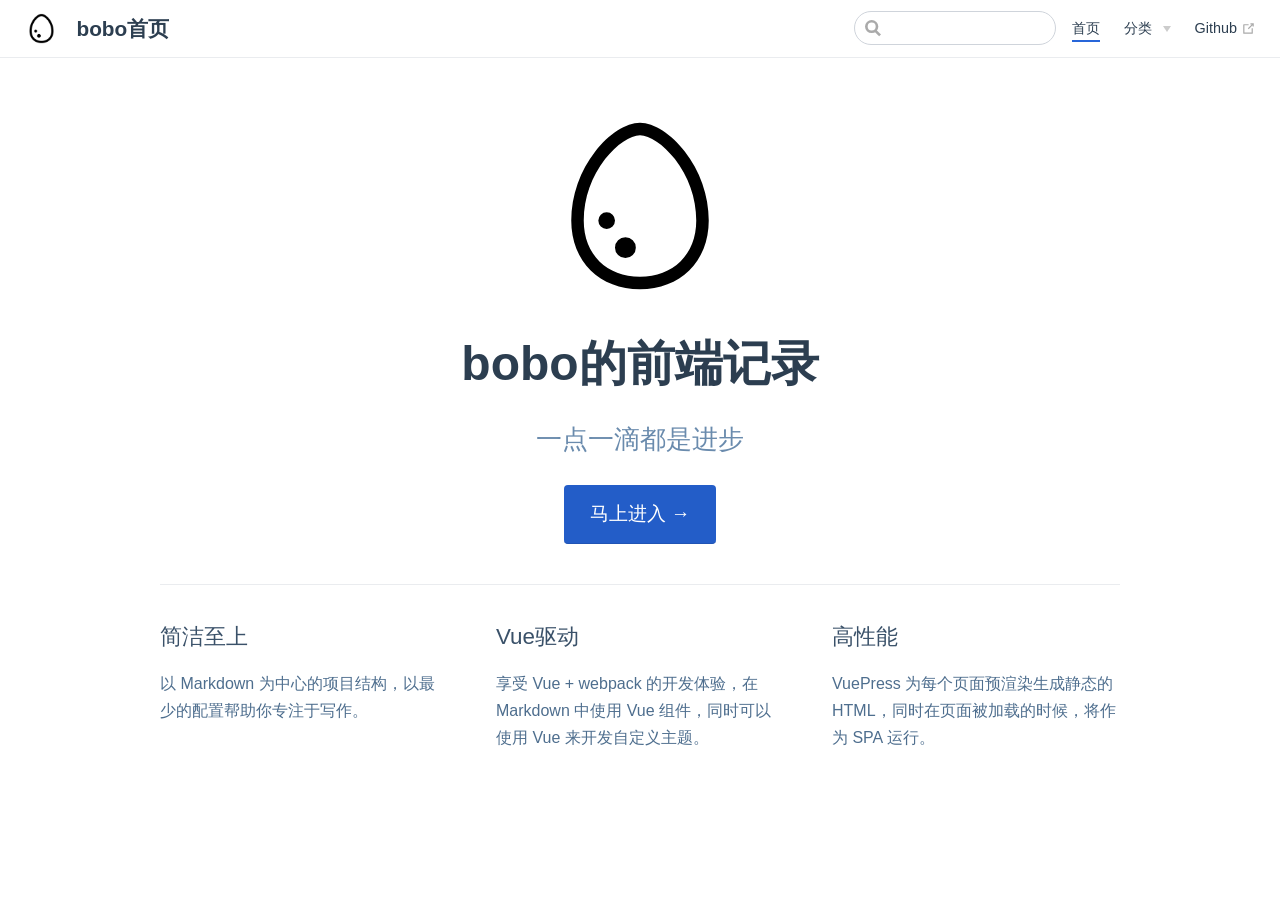
<file: index.html>
<!DOCTYPE html>
<html lang="en-US">
  <head>
    <meta charset="utf-8">
    <meta name="viewport" content="width=device-width,initial-scale=1">
    <title>bobo首页</title>
    <meta name="description" content="bobo的前端记录">
    <link rel="icon" href="/egg.png">
    
    <link rel="preload" href="/assets/css/0.styles.0bc6fdc7.css" as="style"><link rel="preload" href="/assets/js/app.f406e6e0.js" as="script"><link rel="preload" href="/assets/js/2.1db349ca.js" as="script"><link rel="preload" href="/assets/js/7.6b6a979b.js" as="script"><link rel="prefetch" href="/assets/js/10.c8edd925.js"><link rel="prefetch" href="/assets/js/11.77a16ace.js"><link rel="prefetch" href="/assets/js/12.200a6977.js"><link rel="prefetch" href="/assets/js/13.8c72645b.js"><link rel="prefetch" href="/assets/js/14.50194f65.js"><link rel="prefetch" href="/assets/js/15.4d983794.js"><link rel="prefetch" href="/assets/js/16.b17e5bef.js"><link rel="prefetch" href="/assets/js/17.99237915.js"><link rel="prefetch" href="/assets/js/18.e10c9972.js"><link rel="prefetch" href="/assets/js/19.af6cd4f5.js"><link rel="prefetch" href="/assets/js/3.9d496083.js"><link rel="prefetch" href="/assets/js/4.6a2ba286.js"><link rel="prefetch" href="/assets/js/5.6403b662.js"><link rel="prefetch" href="/assets/js/6.f481367a.js"><link rel="prefetch" href="/assets/js/8.962bae6a.js"><link rel="prefetch" href="/assets/js/9.56bd4ef3.js">
    <link rel="stylesheet" href="/assets/css/0.styles.0bc6fdc7.css">
  </head>
  <body>
    <div id="app" data-server-rendered="true"><div class="theme-container no-sidebar"><header class="navbar"><div class="sidebar-button"><svg xmlns="http://www.w3.org/2000/svg" aria-hidden="true" role="img" viewBox="0 0 448 512" class="icon"><path fill="currentColor" d="M436 124H12c-6.627 0-12-5.373-12-12V80c0-6.627 5.373-12 12-12h424c6.627 0 12 5.373 12 12v32c0 6.627-5.373 12-12 12zm0 160H12c-6.627 0-12-5.373-12-12v-32c0-6.627 5.373-12 12-12h424c6.627 0 12 5.373 12 12v32c0 6.627-5.373 12-12 12zm0 160H12c-6.627 0-12-5.373-12-12v-32c0-6.627 5.373-12 12-12h424c6.627 0 12 5.373 12 12v32c0 6.627-5.373 12-12 12z"></path></svg></div> <a href="/" class="home-link router-link-exact-active router-link-active"><img src="/egg.png" alt="bobo首页" class="logo"> <span class="site-name can-hide">bobo首页</span></a> <div class="links"><div class="search-box"><input aria-label="Search" autocomplete="off" spellcheck="false" value=""> <!----></div> <nav class="nav-links can-hide"><div class="nav-item"><a href="/" class="nav-link router-link-exact-active router-link-active">首页</a></div><div class="nav-item"><div class="dropdown-wrapper"><button type="button" aria-label="分类" class="dropdown-title"><span class="title">分类</span> <span class="arrow right"></span></button> <ul class="nav-dropdown" style="display:none;"><li class="dropdown-item"><!----> <a href="/pages/js/es6项目中使用汇总.html" class="nav-link">js</a></li><li class="dropdown-item"><!----> <a href="/pages/html+css/css居中那些事.html" class="nav-link">html+css</a></li><li class="dropdown-item"><!----> <a href="/pages/other/websocket初入.html" class="nav-link">其他</a></li></ul></div></div><div class="nav-item"><a href="https://github.com/bobo22" target="_blank" rel="noopener noreferrer" class="nav-link external">
  Github
  <svg xmlns="http://www.w3.org/2000/svg" aria-hidden="true" x="0px" y="0px" viewBox="0 0 100 100" width="15" height="15" class="icon outbound"><path fill="currentColor" d="M18.8,85.1h56l0,0c2.2,0,4-1.8,4-4v-32h-8v28h-48v-48h28v-8h-32l0,0c-2.2,0-4,1.8-4,4v56C14.8,83.3,16.6,85.1,18.8,85.1z"></path> <polygon fill="currentColor" points="45.7,48.7 51.3,54.3 77.2,28.5 77.2,37.2 85.2,37.2 85.2,14.9 62.8,14.9 62.8,22.9 71.5,22.9"></polygon></svg></a></div> <!----></nav></div></header> <div class="sidebar-mask"></div> <aside class="sidebar"><nav class="nav-links"><div class="nav-item"><a href="/" class="nav-link router-link-exact-active router-link-active">首页</a></div><div class="nav-item"><div class="dropdown-wrapper"><button type="button" aria-label="分类" class="dropdown-title"><span class="title">分类</span> <span class="arrow right"></span></button> <ul class="nav-dropdown" style="display:none;"><li class="dropdown-item"><!----> <a href="/pages/js/es6项目中使用汇总.html" class="nav-link">js</a></li><li class="dropdown-item"><!----> <a href="/pages/html+css/css居中那些事.html" class="nav-link">html+css</a></li><li class="dropdown-item"><!----> <a href="/pages/other/websocket初入.html" class="nav-link">其他</a></li></ul></div></div><div class="nav-item"><a href="https://github.com/bobo22" target="_blank" rel="noopener noreferrer" class="nav-link external">
  Github
  <svg xmlns="http://www.w3.org/2000/svg" aria-hidden="true" x="0px" y="0px" viewBox="0 0 100 100" width="15" height="15" class="icon outbound"><path fill="currentColor" d="M18.8,85.1h56l0,0c2.2,0,4-1.8,4-4v-32h-8v28h-48v-48h28v-8h-32l0,0c-2.2,0-4,1.8-4,4v56C14.8,83.3,16.6,85.1,18.8,85.1z"></path> <polygon fill="currentColor" points="45.7,48.7 51.3,54.3 77.2,28.5 77.2,37.2 85.2,37.2 85.2,14.9 62.8,14.9 62.8,22.9 71.5,22.9"></polygon></svg></a></div> <!----></nav>  <!----> </aside> <main aria-labelledby="main-title" class="home"><header class="hero"><img src="/egg.png" alt="hero"> <h1 id="main-title">bobo的前端记录</h1> <p class="description">
      一点一滴都是进步
    </p> <p class="action"><a href="/pages/js/es6项目中使用汇总.html" class="nav-link action-button">马上进入 →</a></p></header> <div class="features"><div class="feature"><h2>简洁至上</h2> <p>以 Markdown 为中心的项目结构，以最少的配置帮助你专注于写作。</p></div><div class="feature"><h2>Vue驱动</h2> <p>享受 Vue + webpack 的开发体验，在 Markdown 中使用 Vue 组件，同时可以使用 Vue 来开发自定义主题。</p></div><div class="feature"><h2>高性能</h2> <p>VuePress 为每个页面预渲染生成静态的 HTML，同时在页面被加载的时候，将作为 SPA 运行。</p></div></div> <div class="theme-default-content custom content__default"></div> <!----></main></div><div class="global-ui"></div></div>
    <script src="/assets/js/app.f406e6e0.js" defer></script><script src="/assets/js/2.1db349ca.js" defer></script><script src="/assets/js/7.6b6a979b.js" defer></script>
  </body>
</html>
</file>
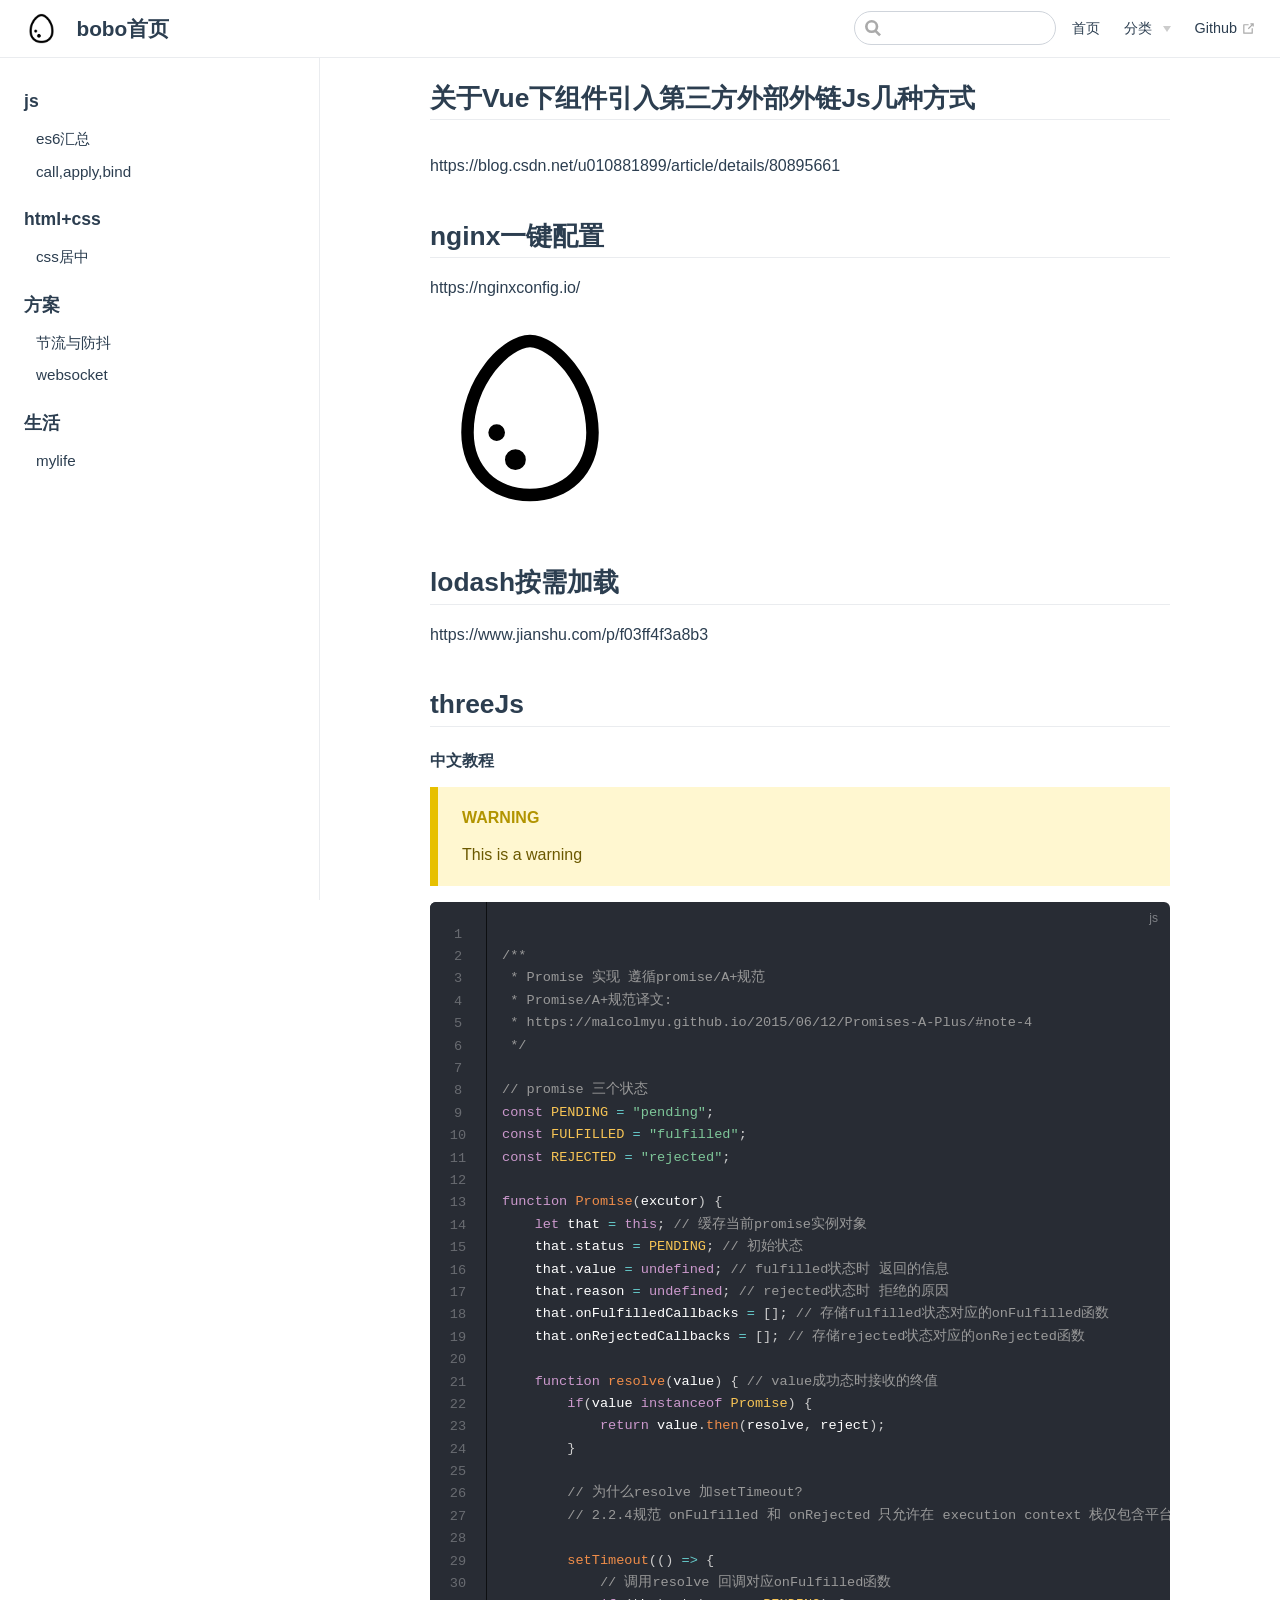
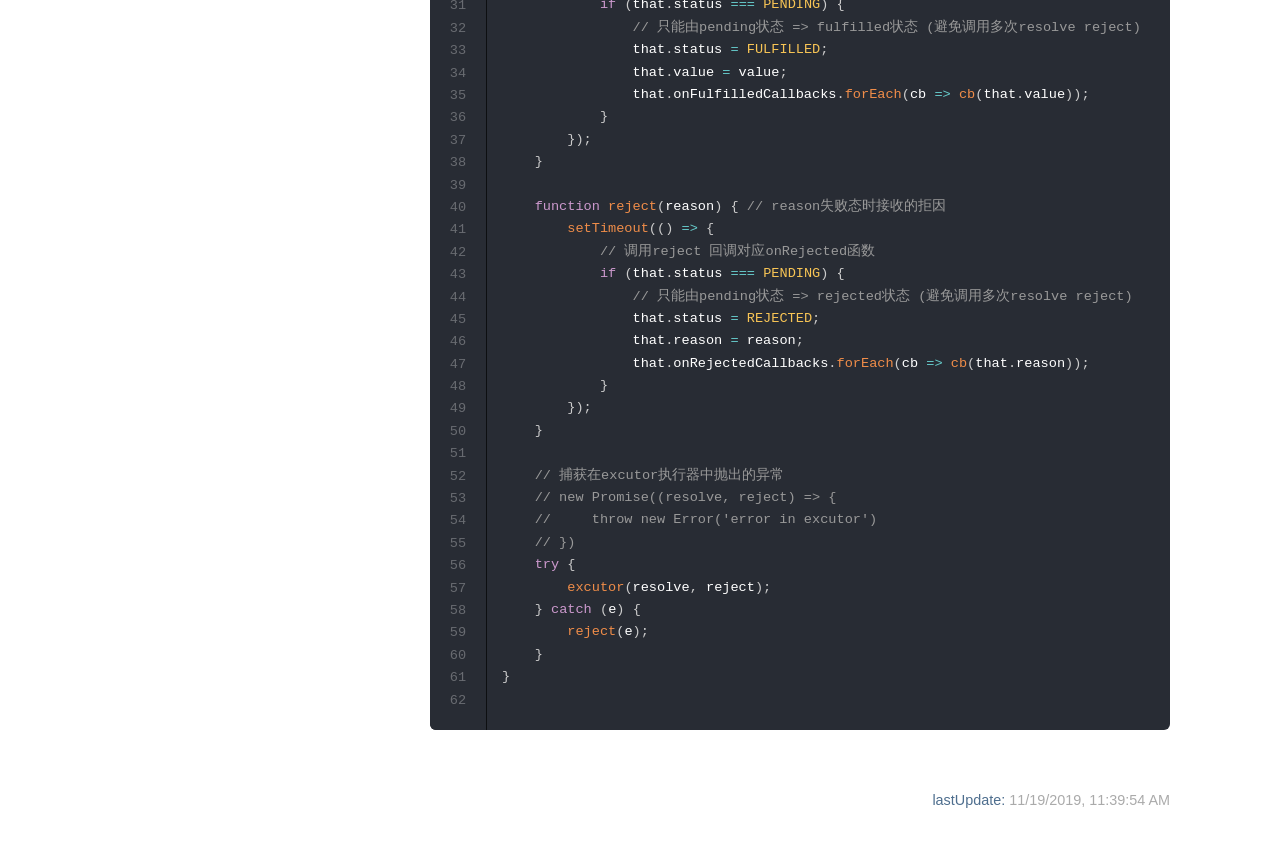
<file: pages/folder1/test1.html>
<!DOCTYPE html>
<html lang="en-US">
  <head>
    <meta charset="utf-8">
    <meta name="viewport" content="width=device-width,initial-scale=1">
    <title>关于Vue下组件引入第三方外部外链Js几种方式 | bobo首页</title>
    <meta name="description" content="bobo的前端记录">
    <link rel="icon" href="/egg.png">
    
    <link rel="preload" href="/assets/css/0.styles.0bc6fdc7.css" as="style"><link rel="preload" href="/assets/js/app.f406e6e0.js" as="script"><link rel="preload" href="/assets/js/2.1db349ca.js" as="script"><link rel="preload" href="/assets/js/8.962bae6a.js" as="script"><link rel="prefetch" href="/assets/js/10.c8edd925.js"><link rel="prefetch" href="/assets/js/11.77a16ace.js"><link rel="prefetch" href="/assets/js/12.200a6977.js"><link rel="prefetch" href="/assets/js/13.8c72645b.js"><link rel="prefetch" href="/assets/js/14.50194f65.js"><link rel="prefetch" href="/assets/js/15.4d983794.js"><link rel="prefetch" href="/assets/js/16.b17e5bef.js"><link rel="prefetch" href="/assets/js/17.99237915.js"><link rel="prefetch" href="/assets/js/18.e10c9972.js"><link rel="prefetch" href="/assets/js/19.af6cd4f5.js"><link rel="prefetch" href="/assets/js/3.9d496083.js"><link rel="prefetch" href="/assets/js/4.6a2ba286.js"><link rel="prefetch" href="/assets/js/5.6403b662.js"><link rel="prefetch" href="/assets/js/6.f481367a.js"><link rel="prefetch" href="/assets/js/7.6b6a979b.js"><link rel="prefetch" href="/assets/js/9.56bd4ef3.js">
    <link rel="stylesheet" href="/assets/css/0.styles.0bc6fdc7.css">
  </head>
  <body>
    <div id="app" data-server-rendered="true"><div class="theme-container"><header class="navbar"><div class="sidebar-button"><svg xmlns="http://www.w3.org/2000/svg" aria-hidden="true" role="img" viewBox="0 0 448 512" class="icon"><path fill="currentColor" d="M436 124H12c-6.627 0-12-5.373-12-12V80c0-6.627 5.373-12 12-12h424c6.627 0 12 5.373 12 12v32c0 6.627-5.373 12-12 12zm0 160H12c-6.627 0-12-5.373-12-12v-32c0-6.627 5.373-12 12-12h424c6.627 0 12 5.373 12 12v32c0 6.627-5.373 12-12 12zm0 160H12c-6.627 0-12-5.373-12-12v-32c0-6.627 5.373-12 12-12h424c6.627 0 12 5.373 12 12v32c0 6.627-5.373 12-12 12z"></path></svg></div> <a href="/" class="home-link router-link-active"><img src="/egg.png" alt="bobo首页" class="logo"> <span class="site-name can-hide">bobo首页</span></a> <div class="links"><div class="search-box"><input aria-label="Search" autocomplete="off" spellcheck="false" value=""> <!----></div> <nav class="nav-links can-hide"><div class="nav-item"><a href="/" class="nav-link">首页</a></div><div class="nav-item"><div class="dropdown-wrapper"><button type="button" aria-label="分类" class="dropdown-title"><span class="title">分类</span> <span class="arrow right"></span></button> <ul class="nav-dropdown" style="display:none;"><li class="dropdown-item"><!----> <a href="/pages/js/es6项目中使用汇总.html" class="nav-link">js</a></li><li class="dropdown-item"><!----> <a href="/pages/html+css/css居中那些事.html" class="nav-link">html+css</a></li><li class="dropdown-item"><!----> <a href="/pages/other/websocket初入.html" class="nav-link">其他</a></li></ul></div></div><div class="nav-item"><a href="https://github.com/bobo22" target="_blank" rel="noopener noreferrer" class="nav-link external">
  Github
  <svg xmlns="http://www.w3.org/2000/svg" aria-hidden="true" x="0px" y="0px" viewBox="0 0 100 100" width="15" height="15" class="icon outbound"><path fill="currentColor" d="M18.8,85.1h56l0,0c2.2,0,4-1.8,4-4v-32h-8v28h-48v-48h28v-8h-32l0,0c-2.2,0-4,1.8-4,4v56C14.8,83.3,16.6,85.1,18.8,85.1z"></path> <polygon fill="currentColor" points="45.7,48.7 51.3,54.3 77.2,28.5 77.2,37.2 85.2,37.2 85.2,14.9 62.8,14.9 62.8,22.9 71.5,22.9"></polygon></svg></a></div> <!----></nav></div></header> <div class="sidebar-mask"></div> <aside class="sidebar"><nav class="nav-links"><div class="nav-item"><a href="/" class="nav-link">首页</a></div><div class="nav-item"><div class="dropdown-wrapper"><button type="button" aria-label="分类" class="dropdown-title"><span class="title">分类</span> <span class="arrow right"></span></button> <ul class="nav-dropdown" style="display:none;"><li class="dropdown-item"><!----> <a href="/pages/js/es6项目中使用汇总.html" class="nav-link">js</a></li><li class="dropdown-item"><!----> <a href="/pages/html+css/css居中那些事.html" class="nav-link">html+css</a></li><li class="dropdown-item"><!----> <a href="/pages/other/websocket初入.html" class="nav-link">其他</a></li></ul></div></div><div class="nav-item"><a href="https://github.com/bobo22" target="_blank" rel="noopener noreferrer" class="nav-link external">
  Github
  <svg xmlns="http://www.w3.org/2000/svg" aria-hidden="true" x="0px" y="0px" viewBox="0 0 100 100" width="15" height="15" class="icon outbound"><path fill="currentColor" d="M18.8,85.1h56l0,0c2.2,0,4-1.8,4-4v-32h-8v28h-48v-48h28v-8h-32l0,0c-2.2,0-4,1.8-4,4v56C14.8,83.3,16.6,85.1,18.8,85.1z"></path> <polygon fill="currentColor" points="45.7,48.7 51.3,54.3 77.2,28.5 77.2,37.2 85.2,37.2 85.2,14.9 62.8,14.9 62.8,22.9 71.5,22.9"></polygon></svg></a></div> <!----></nav>  <ul class="sidebar-links"><li><section class="sidebar-group depth-0"><p class="sidebar-heading open"><span>js</span> <!----></p> <ul class="sidebar-links sidebar-group-items"><li><a href="/pages/js/es6项目中使用汇总.html" class="sidebar-link">es6汇总</a></li><li><a href="/pages/js/call,apply和bind 入门解释.html" class="sidebar-link">call,apply,bind</a></li></ul></section></li><li><section class="sidebar-group depth-0"><p class="sidebar-heading"><span>html+css</span> <!----></p> <ul class="sidebar-links sidebar-group-items"><li><a href="/pages/html+css/css居中那些事.html" class="sidebar-link">css居中</a></li></ul></section></li><li><section class="sidebar-group depth-0"><p class="sidebar-heading"><span>方案</span> <!----></p> <ul class="sidebar-links sidebar-group-items"><li><a href="/pages/other/函数节流和函数防抖.html" class="sidebar-link">节流与防抖</a></li><li><a href="/pages/other/websocket初入.html" class="sidebar-link">websocket</a></li></ul></section></li><li><section class="sidebar-group depth-0"><p class="sidebar-heading"><span>生活</span> <!----></p> <ul class="sidebar-links sidebar-group-items"><li><a href="/pages/life/liferegret.html" class="sidebar-link">mylife</a></li></ul></section></li></ul> </aside> <main class="page"> <div class="theme-default-content content__default"><h2 id="关于vue下组件引入第三方外部外链js几种方式"><a href="#关于vue下组件引入第三方外部外链js几种方式" class="header-anchor">#</a> 关于Vue下组件引入第三方外部外链Js几种方式</h2> <p>https://blog.csdn.net/u010881899/article/details/80895661</p> <h2 id="nginx一键配置"><a href="#nginx一键配置" class="header-anchor">#</a> nginx一键配置</h2> <p>https://nginxconfig.io/</p> <p><img src="/egg.png" alt=""></p> <h2 id="lodash按需加载"><a href="#lodash按需加载" class="header-anchor">#</a> lodash按需加载</h2> <p>https://www.jianshu.com/p/f03ff4f3a8b3</p> <h2 id="threejs"><a href="#threejs" class="header-anchor">#</a> threeJs</h2> <h4 id="中文教程"><a href="#中文教程" class="header-anchor">#</a> 中文教程</h4> <div class="custom-block warning"><p class="custom-block-title">WARNING</p> <p>This is a warning</p></div> <div class="language-js line-numbers-mode"><pre class="language-js"><code>
<span class="token comment">/**
 * Promise 实现 遵循promise/A+规范
 * Promise/A+规范译文:
 * https://malcolmyu.github.io/2015/06/12/Promises-A-Plus/#note-4
 */</span>

<span class="token comment">// promise 三个状态</span>
<span class="token keyword">const</span> <span class="token constant">PENDING</span> <span class="token operator">=</span> <span class="token string">&quot;pending&quot;</span><span class="token punctuation">;</span>
<span class="token keyword">const</span> <span class="token constant">FULFILLED</span> <span class="token operator">=</span> <span class="token string">&quot;fulfilled&quot;</span><span class="token punctuation">;</span>
<span class="token keyword">const</span> <span class="token constant">REJECTED</span> <span class="token operator">=</span> <span class="token string">&quot;rejected&quot;</span><span class="token punctuation">;</span>

<span class="token keyword">function</span> <span class="token function">Promise</span><span class="token punctuation">(</span><span class="token parameter">excutor</span><span class="token punctuation">)</span> <span class="token punctuation">{</span>
    <span class="token keyword">let</span> that <span class="token operator">=</span> <span class="token keyword">this</span><span class="token punctuation">;</span> <span class="token comment">// 缓存当前promise实例对象</span>
    that<span class="token punctuation">.</span>status <span class="token operator">=</span> <span class="token constant">PENDING</span><span class="token punctuation">;</span> <span class="token comment">// 初始状态</span>
    that<span class="token punctuation">.</span>value <span class="token operator">=</span> <span class="token keyword">undefined</span><span class="token punctuation">;</span> <span class="token comment">// fulfilled状态时 返回的信息</span>
    that<span class="token punctuation">.</span>reason <span class="token operator">=</span> <span class="token keyword">undefined</span><span class="token punctuation">;</span> <span class="token comment">// rejected状态时 拒绝的原因</span>
    that<span class="token punctuation">.</span>onFulfilledCallbacks <span class="token operator">=</span> <span class="token punctuation">[</span><span class="token punctuation">]</span><span class="token punctuation">;</span> <span class="token comment">// 存储fulfilled状态对应的onFulfilled函数</span>
    that<span class="token punctuation">.</span>onRejectedCallbacks <span class="token operator">=</span> <span class="token punctuation">[</span><span class="token punctuation">]</span><span class="token punctuation">;</span> <span class="token comment">// 存储rejected状态对应的onRejected函数</span>

    <span class="token keyword">function</span> <span class="token function">resolve</span><span class="token punctuation">(</span><span class="token parameter">value</span><span class="token punctuation">)</span> <span class="token punctuation">{</span> <span class="token comment">// value成功态时接收的终值</span>
        <span class="token keyword">if</span><span class="token punctuation">(</span>value <span class="token keyword">instanceof</span> <span class="token class-name">Promise</span><span class="token punctuation">)</span> <span class="token punctuation">{</span>
            <span class="token keyword">return</span> value<span class="token punctuation">.</span><span class="token function">then</span><span class="token punctuation">(</span>resolve<span class="token punctuation">,</span> reject<span class="token punctuation">)</span><span class="token punctuation">;</span>
        <span class="token punctuation">}</span>

        <span class="token comment">// 为什么resolve 加setTimeout?</span>
        <span class="token comment">// 2.2.4规范 onFulfilled 和 onRejected 只允许在 execution context 栈仅包含平台代码时运行.</span>

        <span class="token function">setTimeout</span><span class="token punctuation">(</span><span class="token punctuation">(</span><span class="token punctuation">)</span> <span class="token operator">=&gt;</span> <span class="token punctuation">{</span>
            <span class="token comment">// 调用resolve 回调对应onFulfilled函数</span>
            <span class="token keyword">if</span> <span class="token punctuation">(</span>that<span class="token punctuation">.</span>status <span class="token operator">===</span> <span class="token constant">PENDING</span><span class="token punctuation">)</span> <span class="token punctuation">{</span>
                <span class="token comment">// 只能由pending状态 =&gt; fulfilled状态 (避免调用多次resolve reject)</span>
                that<span class="token punctuation">.</span>status <span class="token operator">=</span> <span class="token constant">FULFILLED</span><span class="token punctuation">;</span>
                that<span class="token punctuation">.</span>value <span class="token operator">=</span> value<span class="token punctuation">;</span>
                that<span class="token punctuation">.</span>onFulfilledCallbacks<span class="token punctuation">.</span><span class="token function">forEach</span><span class="token punctuation">(</span><span class="token parameter">cb</span> <span class="token operator">=&gt;</span> <span class="token function">cb</span><span class="token punctuation">(</span>that<span class="token punctuation">.</span>value<span class="token punctuation">)</span><span class="token punctuation">)</span><span class="token punctuation">;</span>
            <span class="token punctuation">}</span>
        <span class="token punctuation">}</span><span class="token punctuation">)</span><span class="token punctuation">;</span>
    <span class="token punctuation">}</span>

    <span class="token keyword">function</span> <span class="token function">reject</span><span class="token punctuation">(</span><span class="token parameter">reason</span><span class="token punctuation">)</span> <span class="token punctuation">{</span> <span class="token comment">// reason失败态时接收的拒因</span>
        <span class="token function">setTimeout</span><span class="token punctuation">(</span><span class="token punctuation">(</span><span class="token punctuation">)</span> <span class="token operator">=&gt;</span> <span class="token punctuation">{</span>
            <span class="token comment">// 调用reject 回调对应onRejected函数</span>
            <span class="token keyword">if</span> <span class="token punctuation">(</span>that<span class="token punctuation">.</span>status <span class="token operator">===</span> <span class="token constant">PENDING</span><span class="token punctuation">)</span> <span class="token punctuation">{</span>
                <span class="token comment">// 只能由pending状态 =&gt; rejected状态 (避免调用多次resolve reject)</span>
                that<span class="token punctuation">.</span>status <span class="token operator">=</span> <span class="token constant">REJECTED</span><span class="token punctuation">;</span>
                that<span class="token punctuation">.</span>reason <span class="token operator">=</span> reason<span class="token punctuation">;</span>
                that<span class="token punctuation">.</span>onRejectedCallbacks<span class="token punctuation">.</span><span class="token function">forEach</span><span class="token punctuation">(</span><span class="token parameter">cb</span> <span class="token operator">=&gt;</span> <span class="token function">cb</span><span class="token punctuation">(</span>that<span class="token punctuation">.</span>reason<span class="token punctuation">)</span><span class="token punctuation">)</span><span class="token punctuation">;</span>
            <span class="token punctuation">}</span>
        <span class="token punctuation">}</span><span class="token punctuation">)</span><span class="token punctuation">;</span>
    <span class="token punctuation">}</span>

    <span class="token comment">// 捕获在excutor执行器中抛出的异常</span>
    <span class="token comment">// new Promise((resolve, reject) =&gt; {</span>
    <span class="token comment">//     throw new Error('error in excutor')</span>
    <span class="token comment">// })</span>
    <span class="token keyword">try</span> <span class="token punctuation">{</span>
        <span class="token function">excutor</span><span class="token punctuation">(</span>resolve<span class="token punctuation">,</span> reject<span class="token punctuation">)</span><span class="token punctuation">;</span>
    <span class="token punctuation">}</span> <span class="token keyword">catch</span> <span class="token punctuation">(</span>e<span class="token punctuation">)</span> <span class="token punctuation">{</span>
        <span class="token function">reject</span><span class="token punctuation">(</span>e<span class="token punctuation">)</span><span class="token punctuation">;</span>
    <span class="token punctuation">}</span>
<span class="token punctuation">}</span>

</code></pre> <div class="line-numbers-wrapper"><span class="line-number">1</span><br><span class="line-number">2</span><br><span class="line-number">3</span><br><span class="line-number">4</span><br><span class="line-number">5</span><br><span class="line-number">6</span><br><span class="line-number">7</span><br><span class="line-number">8</span><br><span class="line-number">9</span><br><span class="line-number">10</span><br><span class="line-number">11</span><br><span class="line-number">12</span><br><span class="line-number">13</span><br><span class="line-number">14</span><br><span class="line-number">15</span><br><span class="line-number">16</span><br><span class="line-number">17</span><br><span class="line-number">18</span><br><span class="line-number">19</span><br><span class="line-number">20</span><br><span class="line-number">21</span><br><span class="line-number">22</span><br><span class="line-number">23</span><br><span class="line-number">24</span><br><span class="line-number">25</span><br><span class="line-number">26</span><br><span class="line-number">27</span><br><span class="line-number">28</span><br><span class="line-number">29</span><br><span class="line-number">30</span><br><span class="line-number">31</span><br><span class="line-number">32</span><br><span class="line-number">33</span><br><span class="line-number">34</span><br><span class="line-number">35</span><br><span class="line-number">36</span><br><span class="line-number">37</span><br><span class="line-number">38</span><br><span class="line-number">39</span><br><span class="line-number">40</span><br><span class="line-number">41</span><br><span class="line-number">42</span><br><span class="line-number">43</span><br><span class="line-number">44</span><br><span class="line-number">45</span><br><span class="line-number">46</span><br><span class="line-number">47</span><br><span class="line-number">48</span><br><span class="line-number">49</span><br><span class="line-number">50</span><br><span class="line-number">51</span><br><span class="line-number">52</span><br><span class="line-number">53</span><br><span class="line-number">54</span><br><span class="line-number">55</span><br><span class="line-number">56</span><br><span class="line-number">57</span><br><span class="line-number">58</span><br><span class="line-number">59</span><br><span class="line-number">60</span><br><span class="line-number">61</span><br><span class="line-number">62</span><br></div></div></div> <footer class="page-edit"><!----> <div class="last-updated"><span class="prefix">lastUpdate:</span> <span class="time">11/19/2019, 11:39:54 AM</span></div></footer> <!----> </main></div><div class="global-ui"></div></div>
    <script src="/assets/js/app.f406e6e0.js" defer></script><script src="/assets/js/2.1db349ca.js" defer></script><script src="/assets/js/8.962bae6a.js" defer></script>
  </body>
</html>
</file>
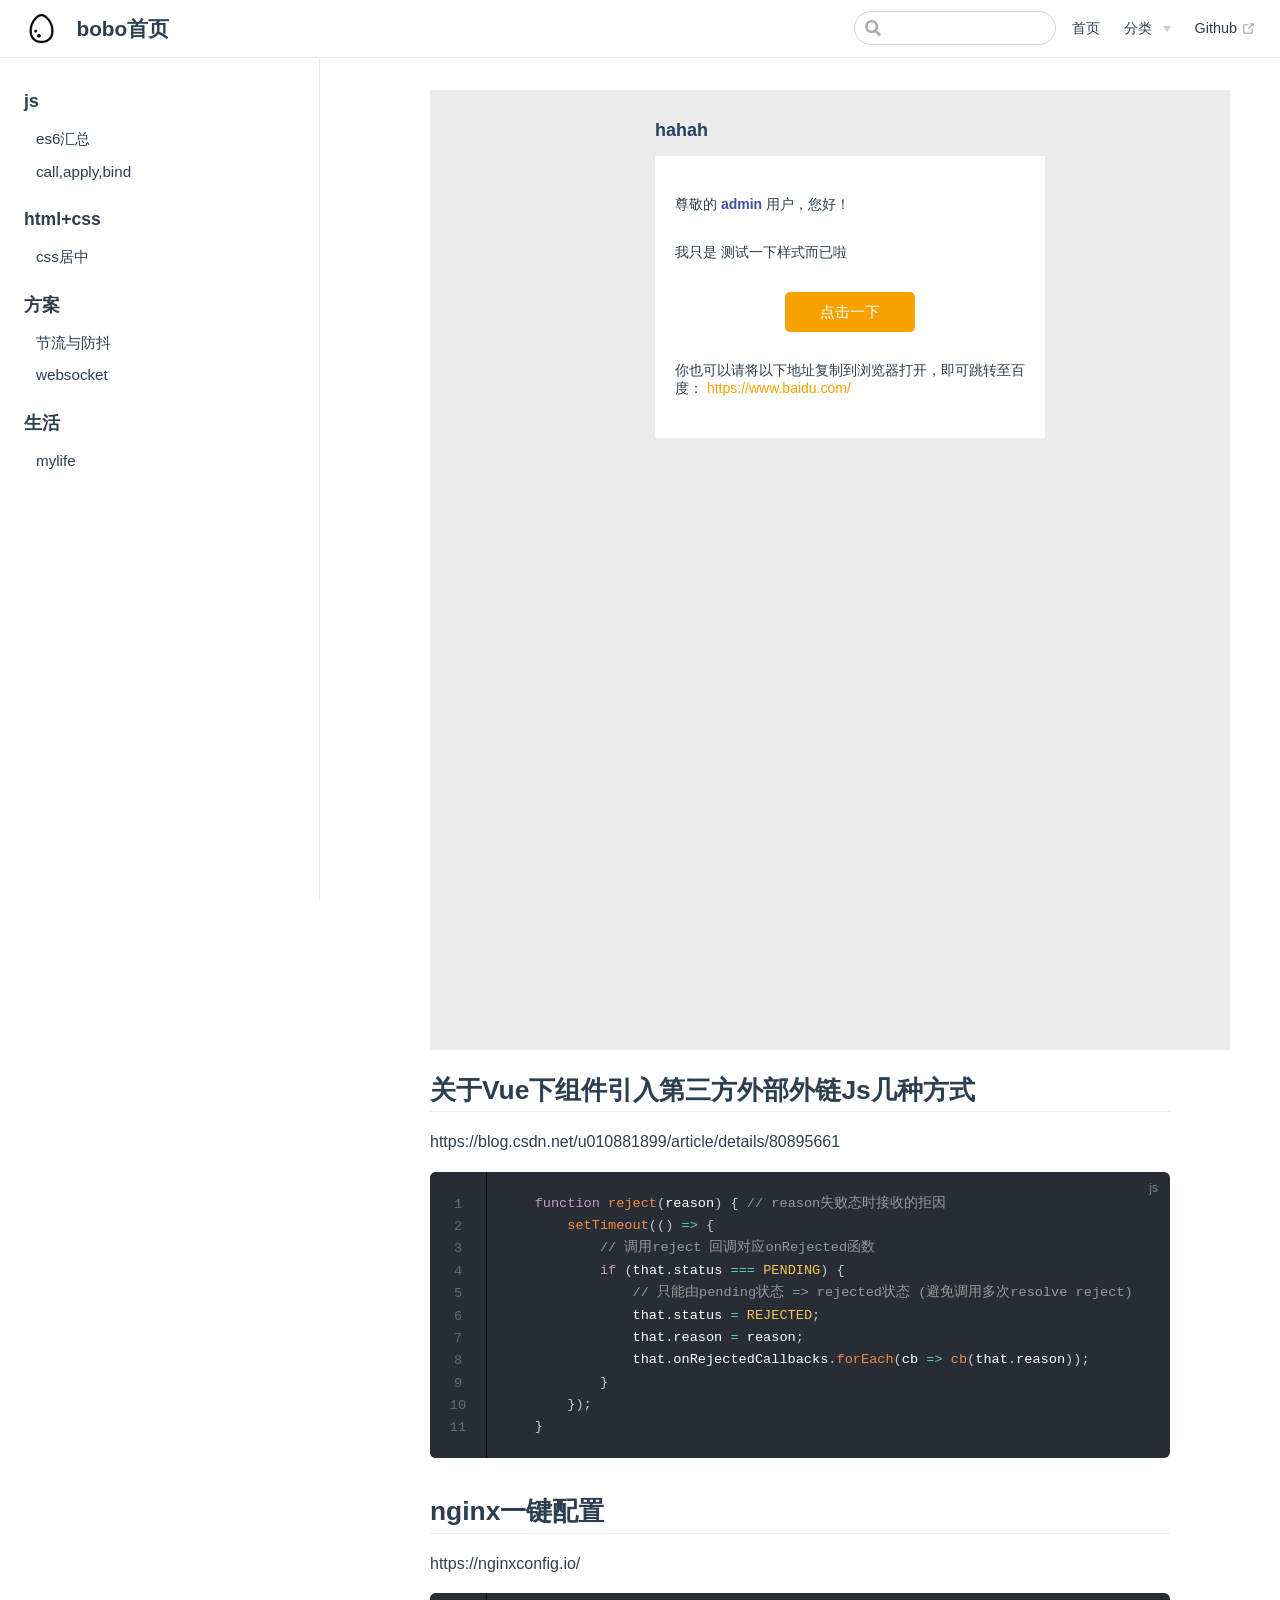
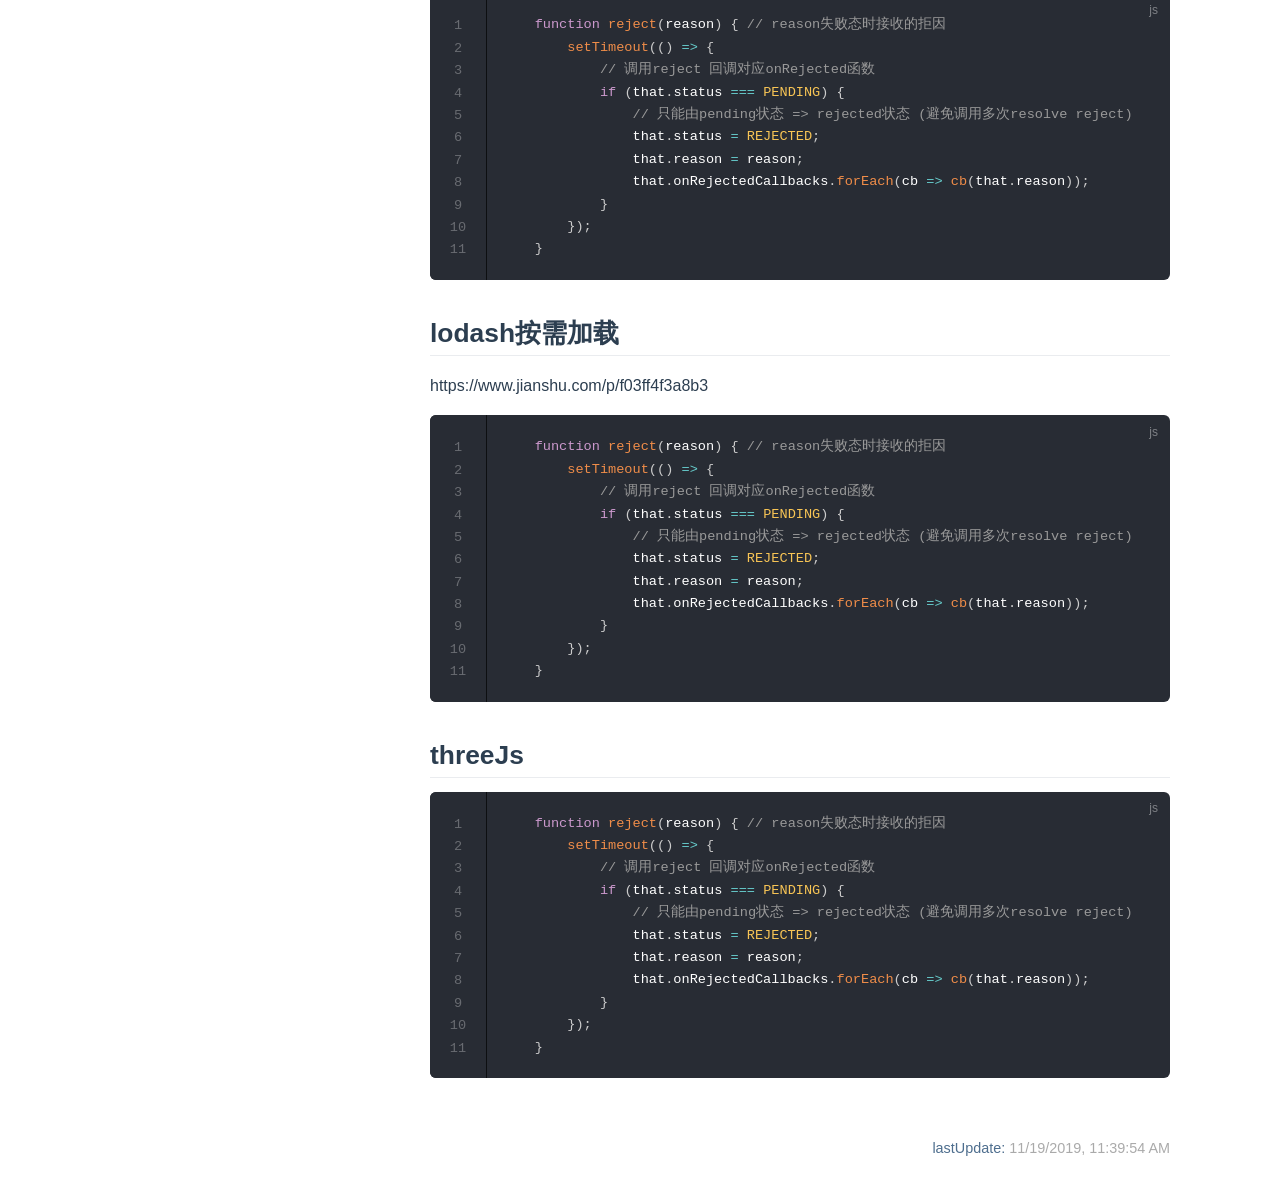
<file: pages/folder1/test2.html>
<!DOCTYPE html>
<html lang="en-US">
  <head>
    <meta charset="utf-8">
    <meta name="viewport" content="width=device-width,initial-scale=1">
    <title>bobo首页</title>
    <meta name="description" content="bobo的前端记录">
    <link rel="icon" href="/egg.png">
    
    <link rel="preload" href="/assets/css/0.styles.0bc6fdc7.css" as="style"><link rel="preload" href="/assets/js/app.f406e6e0.js" as="script"><link rel="preload" href="/assets/js/2.1db349ca.js" as="script"><link rel="preload" href="/assets/js/9.56bd4ef3.js" as="script"><link rel="prefetch" href="/assets/js/10.c8edd925.js"><link rel="prefetch" href="/assets/js/11.77a16ace.js"><link rel="prefetch" href="/assets/js/12.200a6977.js"><link rel="prefetch" href="/assets/js/13.8c72645b.js"><link rel="prefetch" href="/assets/js/14.50194f65.js"><link rel="prefetch" href="/assets/js/15.4d983794.js"><link rel="prefetch" href="/assets/js/16.b17e5bef.js"><link rel="prefetch" href="/assets/js/17.99237915.js"><link rel="prefetch" href="/assets/js/18.e10c9972.js"><link rel="prefetch" href="/assets/js/19.af6cd4f5.js"><link rel="prefetch" href="/assets/js/3.9d496083.js"><link rel="prefetch" href="/assets/js/4.6a2ba286.js"><link rel="prefetch" href="/assets/js/5.6403b662.js"><link rel="prefetch" href="/assets/js/6.f481367a.js"><link rel="prefetch" href="/assets/js/7.6b6a979b.js"><link rel="prefetch" href="/assets/js/8.962bae6a.js">
    <link rel="stylesheet" href="/assets/css/0.styles.0bc6fdc7.css">
  </head>
  <body>
    <div id="app" data-server-rendered="true"><div class="theme-container"><header class="navbar"><div class="sidebar-button"><svg xmlns="http://www.w3.org/2000/svg" aria-hidden="true" role="img" viewBox="0 0 448 512" class="icon"><path fill="currentColor" d="M436 124H12c-6.627 0-12-5.373-12-12V80c0-6.627 5.373-12 12-12h424c6.627 0 12 5.373 12 12v32c0 6.627-5.373 12-12 12zm0 160H12c-6.627 0-12-5.373-12-12v-32c0-6.627 5.373-12 12-12h424c6.627 0 12 5.373 12 12v32c0 6.627-5.373 12-12 12zm0 160H12c-6.627 0-12-5.373-12-12v-32c0-6.627 5.373-12 12-12h424c6.627 0 12 5.373 12 12v32c0 6.627-5.373 12-12 12z"></path></svg></div> <a href="/" class="home-link router-link-active"><img src="/egg.png" alt="bobo首页" class="logo"> <span class="site-name can-hide">bobo首页</span></a> <div class="links"><div class="search-box"><input aria-label="Search" autocomplete="off" spellcheck="false" value=""> <!----></div> <nav class="nav-links can-hide"><div class="nav-item"><a href="/" class="nav-link">首页</a></div><div class="nav-item"><div class="dropdown-wrapper"><button type="button" aria-label="分类" class="dropdown-title"><span class="title">分类</span> <span class="arrow right"></span></button> <ul class="nav-dropdown" style="display:none;"><li class="dropdown-item"><!----> <a href="/pages/js/es6项目中使用汇总.html" class="nav-link">js</a></li><li class="dropdown-item"><!----> <a href="/pages/html+css/css居中那些事.html" class="nav-link">html+css</a></li><li class="dropdown-item"><!----> <a href="/pages/other/websocket初入.html" class="nav-link">其他</a></li></ul></div></div><div class="nav-item"><a href="https://github.com/bobo22" target="_blank" rel="noopener noreferrer" class="nav-link external">
  Github
  <svg xmlns="http://www.w3.org/2000/svg" aria-hidden="true" x="0px" y="0px" viewBox="0 0 100 100" width="15" height="15" class="icon outbound"><path fill="currentColor" d="M18.8,85.1h56l0,0c2.2,0,4-1.8,4-4v-32h-8v28h-48v-48h28v-8h-32l0,0c-2.2,0-4,1.8-4,4v56C14.8,83.3,16.6,85.1,18.8,85.1z"></path> <polygon fill="currentColor" points="45.7,48.7 51.3,54.3 77.2,28.5 77.2,37.2 85.2,37.2 85.2,14.9 62.8,14.9 62.8,22.9 71.5,22.9"></polygon></svg></a></div> <!----></nav></div></header> <div class="sidebar-mask"></div> <aside class="sidebar"><nav class="nav-links"><div class="nav-item"><a href="/" class="nav-link">首页</a></div><div class="nav-item"><div class="dropdown-wrapper"><button type="button" aria-label="分类" class="dropdown-title"><span class="title">分类</span> <span class="arrow right"></span></button> <ul class="nav-dropdown" style="display:none;"><li class="dropdown-item"><!----> <a href="/pages/js/es6项目中使用汇总.html" class="nav-link">js</a></li><li class="dropdown-item"><!----> <a href="/pages/html+css/css居中那些事.html" class="nav-link">html+css</a></li><li class="dropdown-item"><!----> <a href="/pages/other/websocket初入.html" class="nav-link">其他</a></li></ul></div></div><div class="nav-item"><a href="https://github.com/bobo22" target="_blank" rel="noopener noreferrer" class="nav-link external">
  Github
  <svg xmlns="http://www.w3.org/2000/svg" aria-hidden="true" x="0px" y="0px" viewBox="0 0 100 100" width="15" height="15" class="icon outbound"><path fill="currentColor" d="M18.8,85.1h56l0,0c2.2,0,4-1.8,4-4v-32h-8v28h-48v-48h28v-8h-32l0,0c-2.2,0-4,1.8-4,4v56C14.8,83.3,16.6,85.1,18.8,85.1z"></path> <polygon fill="currentColor" points="45.7,48.7 51.3,54.3 77.2,28.5 77.2,37.2 85.2,37.2 85.2,14.9 62.8,14.9 62.8,22.9 71.5,22.9"></polygon></svg></a></div> <!----></nav>  <ul class="sidebar-links"><li><section class="sidebar-group depth-0"><p class="sidebar-heading open"><span>js</span> <!----></p> <ul class="sidebar-links sidebar-group-items"><li><a href="/pages/js/es6项目中使用汇总.html" class="sidebar-link">es6汇总</a></li><li><a href="/pages/js/call,apply和bind 入门解释.html" class="sidebar-link">call,apply,bind</a></li></ul></section></li><li><section class="sidebar-group depth-0"><p class="sidebar-heading"><span>html+css</span> <!----></p> <ul class="sidebar-links sidebar-group-items"><li><a href="/pages/html+css/css居中那些事.html" class="sidebar-link">css居中</a></li></ul></section></li><li><section class="sidebar-group depth-0"><p class="sidebar-heading"><span>方案</span> <!----></p> <ul class="sidebar-links sidebar-group-items"><li><a href="/pages/other/函数节流和函数防抖.html" class="sidebar-link">节流与防抖</a></li><li><a href="/pages/other/websocket初入.html" class="sidebar-link">websocket</a></li></ul></section></li><li><section class="sidebar-group depth-0"><p class="sidebar-heading"><span>生活</span> <!----></p> <ul class="sidebar-links sidebar-group-items"><li><a href="/pages/life/liferegret.html" class="sidebar-link">mylife</a></li></ul></section></li></ul> </aside> <main class="page"> <div class="theme-default-content content__default"><!----> <h2 id="关于vue下组件引入第三方外部外链js几种方式"><a href="#关于vue下组件引入第三方外部外链js几种方式" class="header-anchor">#</a> 关于Vue下组件引入第三方外部外链Js几种方式</h2> <p>https://blog.csdn.net/u010881899/article/details/80895661</p> <div class="language-js line-numbers-mode"><pre class="language-js"><code>    <span class="token keyword">function</span> <span class="token function">reject</span><span class="token punctuation">(</span><span class="token parameter">reason</span><span class="token punctuation">)</span> <span class="token punctuation">{</span> <span class="token comment">// reason失败态时接收的拒因</span>
        <span class="token function">setTimeout</span><span class="token punctuation">(</span><span class="token punctuation">(</span><span class="token punctuation">)</span> <span class="token operator">=&gt;</span> <span class="token punctuation">{</span>
            <span class="token comment">// 调用reject 回调对应onRejected函数</span>
            <span class="token keyword">if</span> <span class="token punctuation">(</span>that<span class="token punctuation">.</span>status <span class="token operator">===</span> <span class="token constant">PENDING</span><span class="token punctuation">)</span> <span class="token punctuation">{</span>
                <span class="token comment">// 只能由pending状态 =&gt; rejected状态 (避免调用多次resolve reject)</span>
                that<span class="token punctuation">.</span>status <span class="token operator">=</span> <span class="token constant">REJECTED</span><span class="token punctuation">;</span>
                that<span class="token punctuation">.</span>reason <span class="token operator">=</span> reason<span class="token punctuation">;</span>
                that<span class="token punctuation">.</span>onRejectedCallbacks<span class="token punctuation">.</span><span class="token function">forEach</span><span class="token punctuation">(</span><span class="token parameter">cb</span> <span class="token operator">=&gt;</span> <span class="token function">cb</span><span class="token punctuation">(</span>that<span class="token punctuation">.</span>reason<span class="token punctuation">)</span><span class="token punctuation">)</span><span class="token punctuation">;</span>
            <span class="token punctuation">}</span>
        <span class="token punctuation">}</span><span class="token punctuation">)</span><span class="token punctuation">;</span>
    <span class="token punctuation">}</span>
</code></pre> <div class="line-numbers-wrapper"><span class="line-number">1</span><br><span class="line-number">2</span><br><span class="line-number">3</span><br><span class="line-number">4</span><br><span class="line-number">5</span><br><span class="line-number">6</span><br><span class="line-number">7</span><br><span class="line-number">8</span><br><span class="line-number">9</span><br><span class="line-number">10</span><br><span class="line-number">11</span><br></div></div><h2 id="nginx一键配置"><a href="#nginx一键配置" class="header-anchor">#</a> nginx一键配置</h2> <p>https://nginxconfig.io/</p> <div class="language-js line-numbers-mode"><pre class="language-js"><code>    <span class="token keyword">function</span> <span class="token function">reject</span><span class="token punctuation">(</span><span class="token parameter">reason</span><span class="token punctuation">)</span> <span class="token punctuation">{</span> <span class="token comment">// reason失败态时接收的拒因</span>
        <span class="token function">setTimeout</span><span class="token punctuation">(</span><span class="token punctuation">(</span><span class="token punctuation">)</span> <span class="token operator">=&gt;</span> <span class="token punctuation">{</span>
            <span class="token comment">// 调用reject 回调对应onRejected函数</span>
            <span class="token keyword">if</span> <span class="token punctuation">(</span>that<span class="token punctuation">.</span>status <span class="token operator">===</span> <span class="token constant">PENDING</span><span class="token punctuation">)</span> <span class="token punctuation">{</span>
                <span class="token comment">// 只能由pending状态 =&gt; rejected状态 (避免调用多次resolve reject)</span>
                that<span class="token punctuation">.</span>status <span class="token operator">=</span> <span class="token constant">REJECTED</span><span class="token punctuation">;</span>
                that<span class="token punctuation">.</span>reason <span class="token operator">=</span> reason<span class="token punctuation">;</span>
                that<span class="token punctuation">.</span>onRejectedCallbacks<span class="token punctuation">.</span><span class="token function">forEach</span><span class="token punctuation">(</span><span class="token parameter">cb</span> <span class="token operator">=&gt;</span> <span class="token function">cb</span><span class="token punctuation">(</span>that<span class="token punctuation">.</span>reason<span class="token punctuation">)</span><span class="token punctuation">)</span><span class="token punctuation">;</span>
            <span class="token punctuation">}</span>
        <span class="token punctuation">}</span><span class="token punctuation">)</span><span class="token punctuation">;</span>
    <span class="token punctuation">}</span>
</code></pre> <div class="line-numbers-wrapper"><span class="line-number">1</span><br><span class="line-number">2</span><br><span class="line-number">3</span><br><span class="line-number">4</span><br><span class="line-number">5</span><br><span class="line-number">6</span><br><span class="line-number">7</span><br><span class="line-number">8</span><br><span class="line-number">9</span><br><span class="line-number">10</span><br><span class="line-number">11</span><br></div></div><h2 id="lodash按需加载"><a href="#lodash按需加载" class="header-anchor">#</a> lodash按需加载</h2> <p>https://www.jianshu.com/p/f03ff4f3a8b3</p> <div class="language-js line-numbers-mode"><pre class="language-js"><code>    <span class="token keyword">function</span> <span class="token function">reject</span><span class="token punctuation">(</span><span class="token parameter">reason</span><span class="token punctuation">)</span> <span class="token punctuation">{</span> <span class="token comment">// reason失败态时接收的拒因</span>
        <span class="token function">setTimeout</span><span class="token punctuation">(</span><span class="token punctuation">(</span><span class="token punctuation">)</span> <span class="token operator">=&gt;</span> <span class="token punctuation">{</span>
            <span class="token comment">// 调用reject 回调对应onRejected函数</span>
            <span class="token keyword">if</span> <span class="token punctuation">(</span>that<span class="token punctuation">.</span>status <span class="token operator">===</span> <span class="token constant">PENDING</span><span class="token punctuation">)</span> <span class="token punctuation">{</span>
                <span class="token comment">// 只能由pending状态 =&gt; rejected状态 (避免调用多次resolve reject)</span>
                that<span class="token punctuation">.</span>status <span class="token operator">=</span> <span class="token constant">REJECTED</span><span class="token punctuation">;</span>
                that<span class="token punctuation">.</span>reason <span class="token operator">=</span> reason<span class="token punctuation">;</span>
                that<span class="token punctuation">.</span>onRejectedCallbacks<span class="token punctuation">.</span><span class="token function">forEach</span><span class="token punctuation">(</span><span class="token parameter">cb</span> <span class="token operator">=&gt;</span> <span class="token function">cb</span><span class="token punctuation">(</span>that<span class="token punctuation">.</span>reason<span class="token punctuation">)</span><span class="token punctuation">)</span><span class="token punctuation">;</span>
            <span class="token punctuation">}</span>
        <span class="token punctuation">}</span><span class="token punctuation">)</span><span class="token punctuation">;</span>
    <span class="token punctuation">}</span>
</code></pre> <div class="line-numbers-wrapper"><span class="line-number">1</span><br><span class="line-number">2</span><br><span class="line-number">3</span><br><span class="line-number">4</span><br><span class="line-number">5</span><br><span class="line-number">6</span><br><span class="line-number">7</span><br><span class="line-number">8</span><br><span class="line-number">9</span><br><span class="line-number">10</span><br><span class="line-number">11</span><br></div></div><h2 id="threejs"><a href="#threejs" class="header-anchor">#</a> threeJs</h2> <div class="language-js line-numbers-mode"><pre class="language-js"><code>    <span class="token keyword">function</span> <span class="token function">reject</span><span class="token punctuation">(</span><span class="token parameter">reason</span><span class="token punctuation">)</span> <span class="token punctuation">{</span> <span class="token comment">// reason失败态时接收的拒因</span>
        <span class="token function">setTimeout</span><span class="token punctuation">(</span><span class="token punctuation">(</span><span class="token punctuation">)</span> <span class="token operator">=&gt;</span> <span class="token punctuation">{</span>
            <span class="token comment">// 调用reject 回调对应onRejected函数</span>
            <span class="token keyword">if</span> <span class="token punctuation">(</span>that<span class="token punctuation">.</span>status <span class="token operator">===</span> <span class="token constant">PENDING</span><span class="token punctuation">)</span> <span class="token punctuation">{</span>
                <span class="token comment">// 只能由pending状态 =&gt; rejected状态 (避免调用多次resolve reject)</span>
                that<span class="token punctuation">.</span>status <span class="token operator">=</span> <span class="token constant">REJECTED</span><span class="token punctuation">;</span>
                that<span class="token punctuation">.</span>reason <span class="token operator">=</span> reason<span class="token punctuation">;</span>
                that<span class="token punctuation">.</span>onRejectedCallbacks<span class="token punctuation">.</span><span class="token function">forEach</span><span class="token punctuation">(</span><span class="token parameter">cb</span> <span class="token operator">=&gt;</span> <span class="token function">cb</span><span class="token punctuation">(</span>that<span class="token punctuation">.</span>reason<span class="token punctuation">)</span><span class="token punctuation">)</span><span class="token punctuation">;</span>
            <span class="token punctuation">}</span>
        <span class="token punctuation">}</span><span class="token punctuation">)</span><span class="token punctuation">;</span>
    <span class="token punctuation">}</span>
</code></pre> <div class="line-numbers-wrapper"><span class="line-number">1</span><br><span class="line-number">2</span><br><span class="line-number">3</span><br><span class="line-number">4</span><br><span class="line-number">5</span><br><span class="line-number">6</span><br><span class="line-number">7</span><br><span class="line-number">8</span><br><span class="line-number">9</span><br><span class="line-number">10</span><br><span class="line-number">11</span><br></div></div></div> <footer class="page-edit"><!----> <div class="last-updated"><span class="prefix">lastUpdate:</span> <span class="time">11/19/2019, 11:39:54 AM</span></div></footer> <!----> </main></div><div class="global-ui"></div></div>
    <script src="/assets/js/app.f406e6e0.js" defer></script><script src="/assets/js/2.1db349ca.js" defer></script><script src="/assets/js/9.56bd4ef3.js" defer></script>
  </body>
</html>
</file>
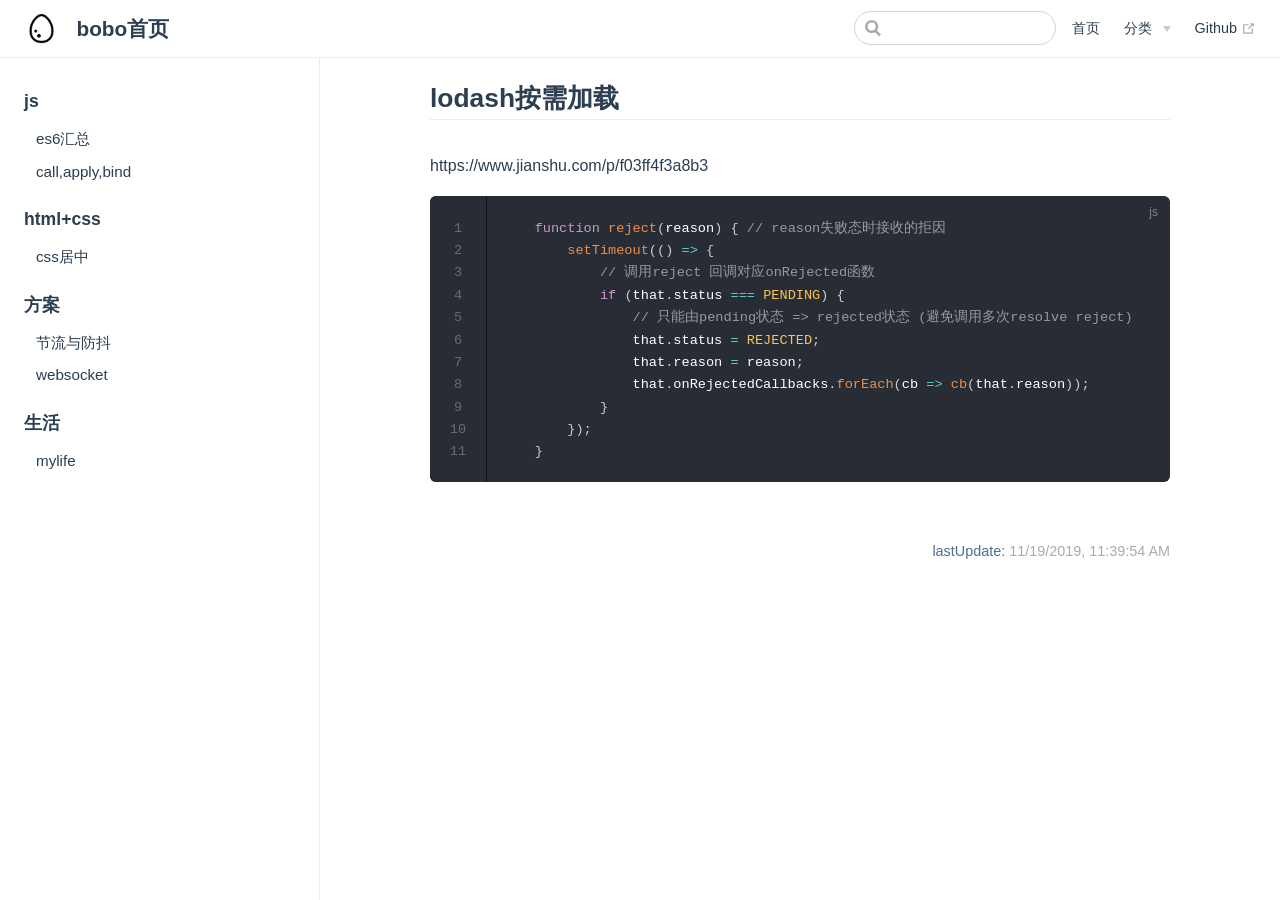
<file: pages/folder1/test3.html>
<!DOCTYPE html>
<html lang="en-US">
  <head>
    <meta charset="utf-8">
    <meta name="viewport" content="width=device-width,initial-scale=1">
    <title>lodash按需加载 | bobo首页</title>
    <meta name="description" content="bobo的前端记录">
    <link rel="icon" href="/egg.png">
    
    <link rel="preload" href="/assets/css/0.styles.0bc6fdc7.css" as="style"><link rel="preload" href="/assets/js/app.f406e6e0.js" as="script"><link rel="preload" href="/assets/js/2.1db349ca.js" as="script"><link rel="preload" href="/assets/js/10.c8edd925.js" as="script"><link rel="prefetch" href="/assets/js/11.77a16ace.js"><link rel="prefetch" href="/assets/js/12.200a6977.js"><link rel="prefetch" href="/assets/js/13.8c72645b.js"><link rel="prefetch" href="/assets/js/14.50194f65.js"><link rel="prefetch" href="/assets/js/15.4d983794.js"><link rel="prefetch" href="/assets/js/16.b17e5bef.js"><link rel="prefetch" href="/assets/js/17.99237915.js"><link rel="prefetch" href="/assets/js/18.e10c9972.js"><link rel="prefetch" href="/assets/js/19.af6cd4f5.js"><link rel="prefetch" href="/assets/js/3.9d496083.js"><link rel="prefetch" href="/assets/js/4.6a2ba286.js"><link rel="prefetch" href="/assets/js/5.6403b662.js"><link rel="prefetch" href="/assets/js/6.f481367a.js"><link rel="prefetch" href="/assets/js/7.6b6a979b.js"><link rel="prefetch" href="/assets/js/8.962bae6a.js"><link rel="prefetch" href="/assets/js/9.56bd4ef3.js">
    <link rel="stylesheet" href="/assets/css/0.styles.0bc6fdc7.css">
  </head>
  <body>
    <div id="app" data-server-rendered="true"><div class="theme-container"><header class="navbar"><div class="sidebar-button"><svg xmlns="http://www.w3.org/2000/svg" aria-hidden="true" role="img" viewBox="0 0 448 512" class="icon"><path fill="currentColor" d="M436 124H12c-6.627 0-12-5.373-12-12V80c0-6.627 5.373-12 12-12h424c6.627 0 12 5.373 12 12v32c0 6.627-5.373 12-12 12zm0 160H12c-6.627 0-12-5.373-12-12v-32c0-6.627 5.373-12 12-12h424c6.627 0 12 5.373 12 12v32c0 6.627-5.373 12-12 12zm0 160H12c-6.627 0-12-5.373-12-12v-32c0-6.627 5.373-12 12-12h424c6.627 0 12 5.373 12 12v32c0 6.627-5.373 12-12 12z"></path></svg></div> <a href="/" class="home-link router-link-active"><img src="/egg.png" alt="bobo首页" class="logo"> <span class="site-name can-hide">bobo首页</span></a> <div class="links"><div class="search-box"><input aria-label="Search" autocomplete="off" spellcheck="false" value=""> <!----></div> <nav class="nav-links can-hide"><div class="nav-item"><a href="/" class="nav-link">首页</a></div><div class="nav-item"><div class="dropdown-wrapper"><button type="button" aria-label="分类" class="dropdown-title"><span class="title">分类</span> <span class="arrow right"></span></button> <ul class="nav-dropdown" style="display:none;"><li class="dropdown-item"><!----> <a href="/pages/js/es6项目中使用汇总.html" class="nav-link">js</a></li><li class="dropdown-item"><!----> <a href="/pages/html+css/css居中那些事.html" class="nav-link">html+css</a></li><li class="dropdown-item"><!----> <a href="/pages/other/websocket初入.html" class="nav-link">其他</a></li></ul></div></div><div class="nav-item"><a href="https://github.com/bobo22" target="_blank" rel="noopener noreferrer" class="nav-link external">
  Github
  <svg xmlns="http://www.w3.org/2000/svg" aria-hidden="true" x="0px" y="0px" viewBox="0 0 100 100" width="15" height="15" class="icon outbound"><path fill="currentColor" d="M18.8,85.1h56l0,0c2.2,0,4-1.8,4-4v-32h-8v28h-48v-48h28v-8h-32l0,0c-2.2,0-4,1.8-4,4v56C14.8,83.3,16.6,85.1,18.8,85.1z"></path> <polygon fill="currentColor" points="45.7,48.7 51.3,54.3 77.2,28.5 77.2,37.2 85.2,37.2 85.2,14.9 62.8,14.9 62.8,22.9 71.5,22.9"></polygon></svg></a></div> <!----></nav></div></header> <div class="sidebar-mask"></div> <aside class="sidebar"><nav class="nav-links"><div class="nav-item"><a href="/" class="nav-link">首页</a></div><div class="nav-item"><div class="dropdown-wrapper"><button type="button" aria-label="分类" class="dropdown-title"><span class="title">分类</span> <span class="arrow right"></span></button> <ul class="nav-dropdown" style="display:none;"><li class="dropdown-item"><!----> <a href="/pages/js/es6项目中使用汇总.html" class="nav-link">js</a></li><li class="dropdown-item"><!----> <a href="/pages/html+css/css居中那些事.html" class="nav-link">html+css</a></li><li class="dropdown-item"><!----> <a href="/pages/other/websocket初入.html" class="nav-link">其他</a></li></ul></div></div><div class="nav-item"><a href="https://github.com/bobo22" target="_blank" rel="noopener noreferrer" class="nav-link external">
  Github
  <svg xmlns="http://www.w3.org/2000/svg" aria-hidden="true" x="0px" y="0px" viewBox="0 0 100 100" width="15" height="15" class="icon outbound"><path fill="currentColor" d="M18.8,85.1h56l0,0c2.2,0,4-1.8,4-4v-32h-8v28h-48v-48h28v-8h-32l0,0c-2.2,0-4,1.8-4,4v56C14.8,83.3,16.6,85.1,18.8,85.1z"></path> <polygon fill="currentColor" points="45.7,48.7 51.3,54.3 77.2,28.5 77.2,37.2 85.2,37.2 85.2,14.9 62.8,14.9 62.8,22.9 71.5,22.9"></polygon></svg></a></div> <!----></nav>  <ul class="sidebar-links"><li><section class="sidebar-group depth-0"><p class="sidebar-heading open"><span>js</span> <!----></p> <ul class="sidebar-links sidebar-group-items"><li><a href="/pages/js/es6项目中使用汇总.html" class="sidebar-link">es6汇总</a></li><li><a href="/pages/js/call,apply和bind 入门解释.html" class="sidebar-link">call,apply,bind</a></li></ul></section></li><li><section class="sidebar-group depth-0"><p class="sidebar-heading"><span>html+css</span> <!----></p> <ul class="sidebar-links sidebar-group-items"><li><a href="/pages/html+css/css居中那些事.html" class="sidebar-link">css居中</a></li></ul></section></li><li><section class="sidebar-group depth-0"><p class="sidebar-heading"><span>方案</span> <!----></p> <ul class="sidebar-links sidebar-group-items"><li><a href="/pages/other/函数节流和函数防抖.html" class="sidebar-link">节流与防抖</a></li><li><a href="/pages/other/websocket初入.html" class="sidebar-link">websocket</a></li></ul></section></li><li><section class="sidebar-group depth-0"><p class="sidebar-heading"><span>生活</span> <!----></p> <ul class="sidebar-links sidebar-group-items"><li><a href="/pages/life/liferegret.html" class="sidebar-link">mylife</a></li></ul></section></li></ul> </aside> <main class="page"> <div class="theme-default-content content__default"><h2 id="lodash按需加载"><a href="#lodash按需加载" class="header-anchor">#</a> lodash按需加载</h2> <p>https://www.jianshu.com/p/f03ff4f3a8b3</p> <div class="language-js line-numbers-mode"><pre class="language-js"><code>    <span class="token keyword">function</span> <span class="token function">reject</span><span class="token punctuation">(</span><span class="token parameter">reason</span><span class="token punctuation">)</span> <span class="token punctuation">{</span> <span class="token comment">// reason失败态时接收的拒因</span>
        <span class="token function">setTimeout</span><span class="token punctuation">(</span><span class="token punctuation">(</span><span class="token punctuation">)</span> <span class="token operator">=&gt;</span> <span class="token punctuation">{</span>
            <span class="token comment">// 调用reject 回调对应onRejected函数</span>
            <span class="token keyword">if</span> <span class="token punctuation">(</span>that<span class="token punctuation">.</span>status <span class="token operator">===</span> <span class="token constant">PENDING</span><span class="token punctuation">)</span> <span class="token punctuation">{</span>
                <span class="token comment">// 只能由pending状态 =&gt; rejected状态 (避免调用多次resolve reject)</span>
                that<span class="token punctuation">.</span>status <span class="token operator">=</span> <span class="token constant">REJECTED</span><span class="token punctuation">;</span>
                that<span class="token punctuation">.</span>reason <span class="token operator">=</span> reason<span class="token punctuation">;</span>
                that<span class="token punctuation">.</span>onRejectedCallbacks<span class="token punctuation">.</span><span class="token function">forEach</span><span class="token punctuation">(</span><span class="token parameter">cb</span> <span class="token operator">=&gt;</span> <span class="token function">cb</span><span class="token punctuation">(</span>that<span class="token punctuation">.</span>reason<span class="token punctuation">)</span><span class="token punctuation">)</span><span class="token punctuation">;</span>
            <span class="token punctuation">}</span>
        <span class="token punctuation">}</span><span class="token punctuation">)</span><span class="token punctuation">;</span>
    <span class="token punctuation">}</span>
</code></pre> <div class="line-numbers-wrapper"><span class="line-number">1</span><br><span class="line-number">2</span><br><span class="line-number">3</span><br><span class="line-number">4</span><br><span class="line-number">5</span><br><span class="line-number">6</span><br><span class="line-number">7</span><br><span class="line-number">8</span><br><span class="line-number">9</span><br><span class="line-number">10</span><br><span class="line-number">11</span><br></div></div></div> <footer class="page-edit"><!----> <div class="last-updated"><span class="prefix">lastUpdate:</span> <span class="time">11/19/2019, 11:39:54 AM</span></div></footer> <!----> </main></div><div class="global-ui"></div></div>
    <script src="/assets/js/app.f406e6e0.js" defer></script><script src="/assets/js/2.1db349ca.js" defer></script><script src="/assets/js/10.c8edd925.js" defer></script>
  </body>
</html>
</file>
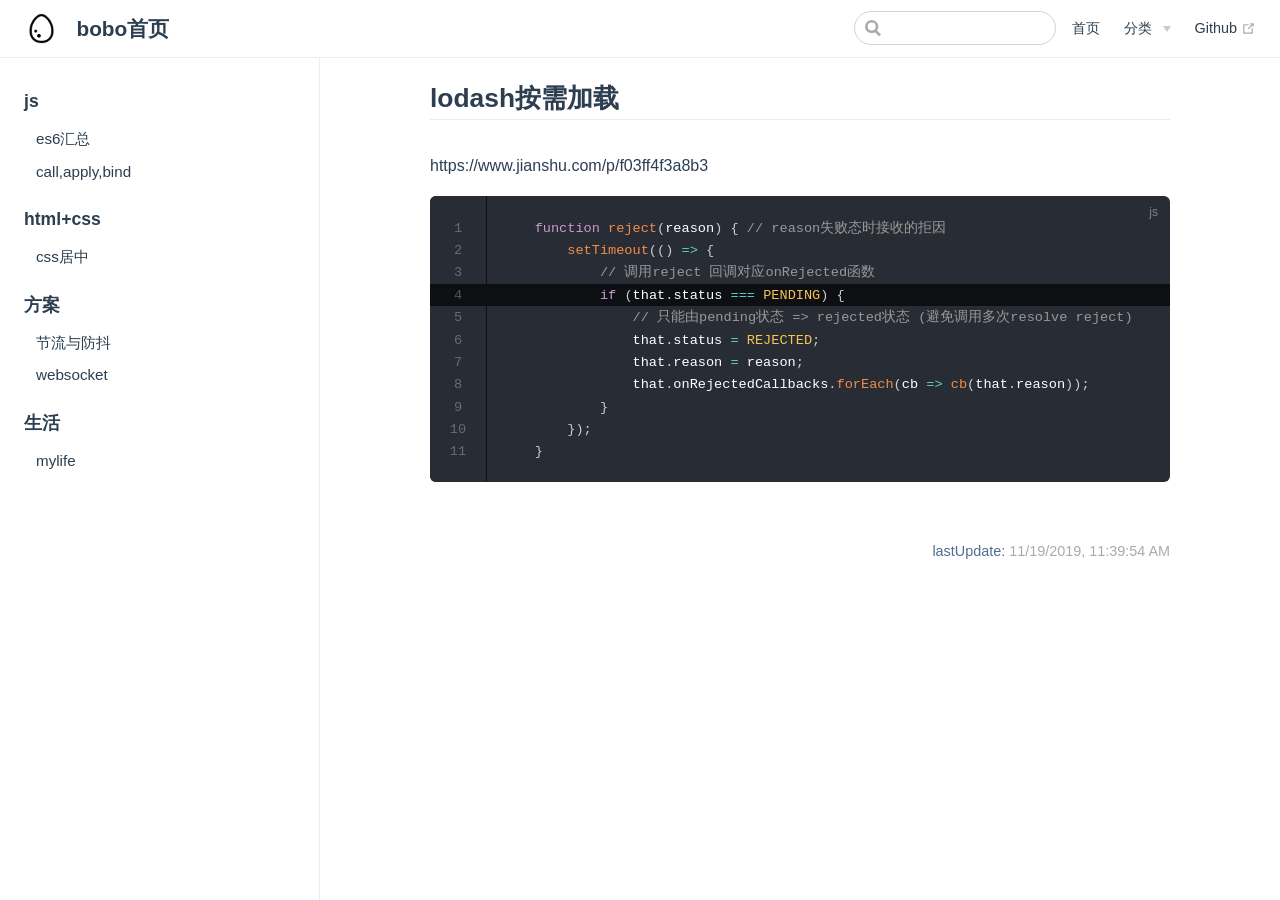
<file: pages/folder2/test4.html>
<!DOCTYPE html>
<html lang="en-US">
  <head>
    <meta charset="utf-8">
    <meta name="viewport" content="width=device-width,initial-scale=1">
    <title>lodash按需加载 | bobo首页</title>
    <meta name="description" content="bobo的前端记录">
    <link rel="icon" href="/egg.png">
    
    <link rel="preload" href="/assets/css/0.styles.0bc6fdc7.css" as="style"><link rel="preload" href="/assets/js/app.f406e6e0.js" as="script"><link rel="preload" href="/assets/js/2.1db349ca.js" as="script"><link rel="preload" href="/assets/js/11.77a16ace.js" as="script"><link rel="prefetch" href="/assets/js/10.c8edd925.js"><link rel="prefetch" href="/assets/js/12.200a6977.js"><link rel="prefetch" href="/assets/js/13.8c72645b.js"><link rel="prefetch" href="/assets/js/14.50194f65.js"><link rel="prefetch" href="/assets/js/15.4d983794.js"><link rel="prefetch" href="/assets/js/16.b17e5bef.js"><link rel="prefetch" href="/assets/js/17.99237915.js"><link rel="prefetch" href="/assets/js/18.e10c9972.js"><link rel="prefetch" href="/assets/js/19.af6cd4f5.js"><link rel="prefetch" href="/assets/js/3.9d496083.js"><link rel="prefetch" href="/assets/js/4.6a2ba286.js"><link rel="prefetch" href="/assets/js/5.6403b662.js"><link rel="prefetch" href="/assets/js/6.f481367a.js"><link rel="prefetch" href="/assets/js/7.6b6a979b.js"><link rel="prefetch" href="/assets/js/8.962bae6a.js"><link rel="prefetch" href="/assets/js/9.56bd4ef3.js">
    <link rel="stylesheet" href="/assets/css/0.styles.0bc6fdc7.css">
  </head>
  <body>
    <div id="app" data-server-rendered="true"><div class="theme-container"><header class="navbar"><div class="sidebar-button"><svg xmlns="http://www.w3.org/2000/svg" aria-hidden="true" role="img" viewBox="0 0 448 512" class="icon"><path fill="currentColor" d="M436 124H12c-6.627 0-12-5.373-12-12V80c0-6.627 5.373-12 12-12h424c6.627 0 12 5.373 12 12v32c0 6.627-5.373 12-12 12zm0 160H12c-6.627 0-12-5.373-12-12v-32c0-6.627 5.373-12 12-12h424c6.627 0 12 5.373 12 12v32c0 6.627-5.373 12-12 12zm0 160H12c-6.627 0-12-5.373-12-12v-32c0-6.627 5.373-12 12-12h424c6.627 0 12 5.373 12 12v32c0 6.627-5.373 12-12 12z"></path></svg></div> <a href="/" class="home-link router-link-active"><img src="/egg.png" alt="bobo首页" class="logo"> <span class="site-name can-hide">bobo首页</span></a> <div class="links"><div class="search-box"><input aria-label="Search" autocomplete="off" spellcheck="false" value=""> <!----></div> <nav class="nav-links can-hide"><div class="nav-item"><a href="/" class="nav-link">首页</a></div><div class="nav-item"><div class="dropdown-wrapper"><button type="button" aria-label="分类" class="dropdown-title"><span class="title">分类</span> <span class="arrow right"></span></button> <ul class="nav-dropdown" style="display:none;"><li class="dropdown-item"><!----> <a href="/pages/js/es6项目中使用汇总.html" class="nav-link">js</a></li><li class="dropdown-item"><!----> <a href="/pages/html+css/css居中那些事.html" class="nav-link">html+css</a></li><li class="dropdown-item"><!----> <a href="/pages/other/websocket初入.html" class="nav-link">其他</a></li></ul></div></div><div class="nav-item"><a href="https://github.com/bobo22" target="_blank" rel="noopener noreferrer" class="nav-link external">
  Github
  <svg xmlns="http://www.w3.org/2000/svg" aria-hidden="true" x="0px" y="0px" viewBox="0 0 100 100" width="15" height="15" class="icon outbound"><path fill="currentColor" d="M18.8,85.1h56l0,0c2.2,0,4-1.8,4-4v-32h-8v28h-48v-48h28v-8h-32l0,0c-2.2,0-4,1.8-4,4v56C14.8,83.3,16.6,85.1,18.8,85.1z"></path> <polygon fill="currentColor" points="45.7,48.7 51.3,54.3 77.2,28.5 77.2,37.2 85.2,37.2 85.2,14.9 62.8,14.9 62.8,22.9 71.5,22.9"></polygon></svg></a></div> <!----></nav></div></header> <div class="sidebar-mask"></div> <aside class="sidebar"><nav class="nav-links"><div class="nav-item"><a href="/" class="nav-link">首页</a></div><div class="nav-item"><div class="dropdown-wrapper"><button type="button" aria-label="分类" class="dropdown-title"><span class="title">分类</span> <span class="arrow right"></span></button> <ul class="nav-dropdown" style="display:none;"><li class="dropdown-item"><!----> <a href="/pages/js/es6项目中使用汇总.html" class="nav-link">js</a></li><li class="dropdown-item"><!----> <a href="/pages/html+css/css居中那些事.html" class="nav-link">html+css</a></li><li class="dropdown-item"><!----> <a href="/pages/other/websocket初入.html" class="nav-link">其他</a></li></ul></div></div><div class="nav-item"><a href="https://github.com/bobo22" target="_blank" rel="noopener noreferrer" class="nav-link external">
  Github
  <svg xmlns="http://www.w3.org/2000/svg" aria-hidden="true" x="0px" y="0px" viewBox="0 0 100 100" width="15" height="15" class="icon outbound"><path fill="currentColor" d="M18.8,85.1h56l0,0c2.2,0,4-1.8,4-4v-32h-8v28h-48v-48h28v-8h-32l0,0c-2.2,0-4,1.8-4,4v56C14.8,83.3,16.6,85.1,18.8,85.1z"></path> <polygon fill="currentColor" points="45.7,48.7 51.3,54.3 77.2,28.5 77.2,37.2 85.2,37.2 85.2,14.9 62.8,14.9 62.8,22.9 71.5,22.9"></polygon></svg></a></div> <!----></nav>  <ul class="sidebar-links"><li><section class="sidebar-group depth-0"><p class="sidebar-heading open"><span>js</span> <!----></p> <ul class="sidebar-links sidebar-group-items"><li><a href="/pages/js/es6项目中使用汇总.html" class="sidebar-link">es6汇总</a></li><li><a href="/pages/js/call,apply和bind 入门解释.html" class="sidebar-link">call,apply,bind</a></li></ul></section></li><li><section class="sidebar-group depth-0"><p class="sidebar-heading"><span>html+css</span> <!----></p> <ul class="sidebar-links sidebar-group-items"><li><a href="/pages/html+css/css居中那些事.html" class="sidebar-link">css居中</a></li></ul></section></li><li><section class="sidebar-group depth-0"><p class="sidebar-heading"><span>方案</span> <!----></p> <ul class="sidebar-links sidebar-group-items"><li><a href="/pages/other/函数节流和函数防抖.html" class="sidebar-link">节流与防抖</a></li><li><a href="/pages/other/websocket初入.html" class="sidebar-link">websocket</a></li></ul></section></li><li><section class="sidebar-group depth-0"><p class="sidebar-heading"><span>生活</span> <!----></p> <ul class="sidebar-links sidebar-group-items"><li><a href="/pages/life/liferegret.html" class="sidebar-link">mylife</a></li></ul></section></li></ul> </aside> <main class="page"> <div class="theme-default-content content__default"><h2 id="lodash按需加载"><a href="#lodash按需加载" class="header-anchor">#</a> lodash按需加载</h2> <p>https://www.jianshu.com/p/f03ff4f3a8b3</p> <div class="language-js line-numbers-mode"><div class="highlight-lines"><br><br><br><div class="highlighted"> </div><br><br><br><br><br><br><br><br></div><pre class="language-js"><code>    <span class="token keyword">function</span> <span class="token function">reject</span><span class="token punctuation">(</span><span class="token parameter">reason</span><span class="token punctuation">)</span> <span class="token punctuation">{</span> <span class="token comment">// reason失败态时接收的拒因</span>
        <span class="token function">setTimeout</span><span class="token punctuation">(</span><span class="token punctuation">(</span><span class="token punctuation">)</span> <span class="token operator">=&gt;</span> <span class="token punctuation">{</span>
            <span class="token comment">// 调用reject 回调对应onRejected函数</span>
            <span class="token keyword">if</span> <span class="token punctuation">(</span>that<span class="token punctuation">.</span>status <span class="token operator">===</span> <span class="token constant">PENDING</span><span class="token punctuation">)</span> <span class="token punctuation">{</span>
                <span class="token comment">// 只能由pending状态 =&gt; rejected状态 (避免调用多次resolve reject)</span>
                that<span class="token punctuation">.</span>status <span class="token operator">=</span> <span class="token constant">REJECTED</span><span class="token punctuation">;</span>
                that<span class="token punctuation">.</span>reason <span class="token operator">=</span> reason<span class="token punctuation">;</span>
                that<span class="token punctuation">.</span>onRejectedCallbacks<span class="token punctuation">.</span><span class="token function">forEach</span><span class="token punctuation">(</span><span class="token parameter">cb</span> <span class="token operator">=&gt;</span> <span class="token function">cb</span><span class="token punctuation">(</span>that<span class="token punctuation">.</span>reason<span class="token punctuation">)</span><span class="token punctuation">)</span><span class="token punctuation">;</span>
            <span class="token punctuation">}</span>
        <span class="token punctuation">}</span><span class="token punctuation">)</span><span class="token punctuation">;</span>
    <span class="token punctuation">}</span>
</code></pre><div class="line-numbers-wrapper"><span class="line-number">1</span><br><span class="line-number">2</span><br><span class="line-number">3</span><br><span class="line-number">4</span><br><span class="line-number">5</span><br><span class="line-number">6</span><br><span class="line-number">7</span><br><span class="line-number">8</span><br><span class="line-number">9</span><br><span class="line-number">10</span><br><span class="line-number">11</span><br></div></div></div> <footer class="page-edit"><!----> <div class="last-updated"><span class="prefix">lastUpdate:</span> <span class="time">11/19/2019, 11:39:54 AM</span></div></footer> <!----> </main></div><div class="global-ui"></div></div>
    <script src="/assets/js/app.f406e6e0.js" defer></script><script src="/assets/js/2.1db349ca.js" defer></script><script src="/assets/js/11.77a16ace.js" defer></script>
  </body>
</html>
</file>
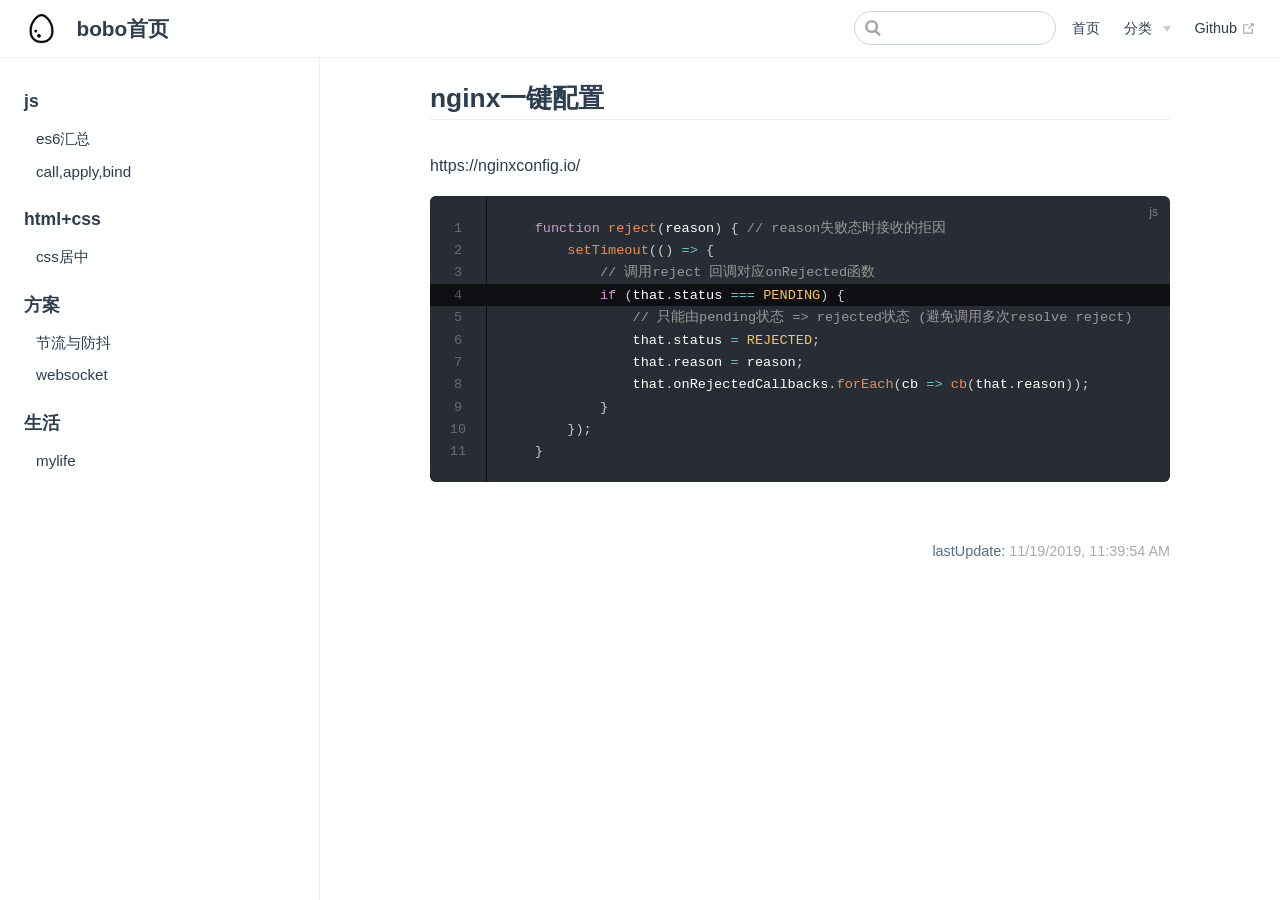
<file: pages/folder2/test5.html>
<!DOCTYPE html>
<html lang="en-US">
  <head>
    <meta charset="utf-8">
    <meta name="viewport" content="width=device-width,initial-scale=1">
    <title>nginx一键配置 | bobo首页</title>
    <meta name="description" content="bobo的前端记录">
    <link rel="icon" href="/egg.png">
    
    <link rel="preload" href="/assets/css/0.styles.0bc6fdc7.css" as="style"><link rel="preload" href="/assets/js/app.f406e6e0.js" as="script"><link rel="preload" href="/assets/js/2.1db349ca.js" as="script"><link rel="preload" href="/assets/js/12.200a6977.js" as="script"><link rel="prefetch" href="/assets/js/10.c8edd925.js"><link rel="prefetch" href="/assets/js/11.77a16ace.js"><link rel="prefetch" href="/assets/js/13.8c72645b.js"><link rel="prefetch" href="/assets/js/14.50194f65.js"><link rel="prefetch" href="/assets/js/15.4d983794.js"><link rel="prefetch" href="/assets/js/16.b17e5bef.js"><link rel="prefetch" href="/assets/js/17.99237915.js"><link rel="prefetch" href="/assets/js/18.e10c9972.js"><link rel="prefetch" href="/assets/js/19.af6cd4f5.js"><link rel="prefetch" href="/assets/js/3.9d496083.js"><link rel="prefetch" href="/assets/js/4.6a2ba286.js"><link rel="prefetch" href="/assets/js/5.6403b662.js"><link rel="prefetch" href="/assets/js/6.f481367a.js"><link rel="prefetch" href="/assets/js/7.6b6a979b.js"><link rel="prefetch" href="/assets/js/8.962bae6a.js"><link rel="prefetch" href="/assets/js/9.56bd4ef3.js">
    <link rel="stylesheet" href="/assets/css/0.styles.0bc6fdc7.css">
  </head>
  <body>
    <div id="app" data-server-rendered="true"><div class="theme-container"><header class="navbar"><div class="sidebar-button"><svg xmlns="http://www.w3.org/2000/svg" aria-hidden="true" role="img" viewBox="0 0 448 512" class="icon"><path fill="currentColor" d="M436 124H12c-6.627 0-12-5.373-12-12V80c0-6.627 5.373-12 12-12h424c6.627 0 12 5.373 12 12v32c0 6.627-5.373 12-12 12zm0 160H12c-6.627 0-12-5.373-12-12v-32c0-6.627 5.373-12 12-12h424c6.627 0 12 5.373 12 12v32c0 6.627-5.373 12-12 12zm0 160H12c-6.627 0-12-5.373-12-12v-32c0-6.627 5.373-12 12-12h424c6.627 0 12 5.373 12 12v32c0 6.627-5.373 12-12 12z"></path></svg></div> <a href="/" class="home-link router-link-active"><img src="/egg.png" alt="bobo首页" class="logo"> <span class="site-name can-hide">bobo首页</span></a> <div class="links"><div class="search-box"><input aria-label="Search" autocomplete="off" spellcheck="false" value=""> <!----></div> <nav class="nav-links can-hide"><div class="nav-item"><a href="/" class="nav-link">首页</a></div><div class="nav-item"><div class="dropdown-wrapper"><button type="button" aria-label="分类" class="dropdown-title"><span class="title">分类</span> <span class="arrow right"></span></button> <ul class="nav-dropdown" style="display:none;"><li class="dropdown-item"><!----> <a href="/pages/js/es6项目中使用汇总.html" class="nav-link">js</a></li><li class="dropdown-item"><!----> <a href="/pages/html+css/css居中那些事.html" class="nav-link">html+css</a></li><li class="dropdown-item"><!----> <a href="/pages/other/websocket初入.html" class="nav-link">其他</a></li></ul></div></div><div class="nav-item"><a href="https://github.com/bobo22" target="_blank" rel="noopener noreferrer" class="nav-link external">
  Github
  <svg xmlns="http://www.w3.org/2000/svg" aria-hidden="true" x="0px" y="0px" viewBox="0 0 100 100" width="15" height="15" class="icon outbound"><path fill="currentColor" d="M18.8,85.1h56l0,0c2.2,0,4-1.8,4-4v-32h-8v28h-48v-48h28v-8h-32l0,0c-2.2,0-4,1.8-4,4v56C14.8,83.3,16.6,85.1,18.8,85.1z"></path> <polygon fill="currentColor" points="45.7,48.7 51.3,54.3 77.2,28.5 77.2,37.2 85.2,37.2 85.2,14.9 62.8,14.9 62.8,22.9 71.5,22.9"></polygon></svg></a></div> <!----></nav></div></header> <div class="sidebar-mask"></div> <aside class="sidebar"><nav class="nav-links"><div class="nav-item"><a href="/" class="nav-link">首页</a></div><div class="nav-item"><div class="dropdown-wrapper"><button type="button" aria-label="分类" class="dropdown-title"><span class="title">分类</span> <span class="arrow right"></span></button> <ul class="nav-dropdown" style="display:none;"><li class="dropdown-item"><!----> <a href="/pages/js/es6项目中使用汇总.html" class="nav-link">js</a></li><li class="dropdown-item"><!----> <a href="/pages/html+css/css居中那些事.html" class="nav-link">html+css</a></li><li class="dropdown-item"><!----> <a href="/pages/other/websocket初入.html" class="nav-link">其他</a></li></ul></div></div><div class="nav-item"><a href="https://github.com/bobo22" target="_blank" rel="noopener noreferrer" class="nav-link external">
  Github
  <svg xmlns="http://www.w3.org/2000/svg" aria-hidden="true" x="0px" y="0px" viewBox="0 0 100 100" width="15" height="15" class="icon outbound"><path fill="currentColor" d="M18.8,85.1h56l0,0c2.2,0,4-1.8,4-4v-32h-8v28h-48v-48h28v-8h-32l0,0c-2.2,0-4,1.8-4,4v56C14.8,83.3,16.6,85.1,18.8,85.1z"></path> <polygon fill="currentColor" points="45.7,48.7 51.3,54.3 77.2,28.5 77.2,37.2 85.2,37.2 85.2,14.9 62.8,14.9 62.8,22.9 71.5,22.9"></polygon></svg></a></div> <!----></nav>  <ul class="sidebar-links"><li><section class="sidebar-group depth-0"><p class="sidebar-heading open"><span>js</span> <!----></p> <ul class="sidebar-links sidebar-group-items"><li><a href="/pages/js/es6项目中使用汇总.html" class="sidebar-link">es6汇总</a></li><li><a href="/pages/js/call,apply和bind 入门解释.html" class="sidebar-link">call,apply,bind</a></li></ul></section></li><li><section class="sidebar-group depth-0"><p class="sidebar-heading"><span>html+css</span> <!----></p> <ul class="sidebar-links sidebar-group-items"><li><a href="/pages/html+css/css居中那些事.html" class="sidebar-link">css居中</a></li></ul></section></li><li><section class="sidebar-group depth-0"><p class="sidebar-heading"><span>方案</span> <!----></p> <ul class="sidebar-links sidebar-group-items"><li><a href="/pages/other/函数节流和函数防抖.html" class="sidebar-link">节流与防抖</a></li><li><a href="/pages/other/websocket初入.html" class="sidebar-link">websocket</a></li></ul></section></li><li><section class="sidebar-group depth-0"><p class="sidebar-heading"><span>生活</span> <!----></p> <ul class="sidebar-links sidebar-group-items"><li><a href="/pages/life/liferegret.html" class="sidebar-link">mylife</a></li></ul></section></li></ul> </aside> <main class="page"> <div class="theme-default-content content__default"><h2 id="nginx一键配置"><a href="#nginx一键配置" class="header-anchor">#</a> nginx一键配置</h2> <p>https://nginxconfig.io/</p> <div class="language-js line-numbers-mode"><div class="highlight-lines"><br><br><br><div class="highlighted"> </div><br><br><br><br><br><br><br><br></div><pre class="language-js"><code>    <span class="token keyword">function</span> <span class="token function">reject</span><span class="token punctuation">(</span><span class="token parameter">reason</span><span class="token punctuation">)</span> <span class="token punctuation">{</span> <span class="token comment">// reason失败态时接收的拒因</span>
        <span class="token function">setTimeout</span><span class="token punctuation">(</span><span class="token punctuation">(</span><span class="token punctuation">)</span> <span class="token operator">=&gt;</span> <span class="token punctuation">{</span>
            <span class="token comment">// 调用reject 回调对应onRejected函数</span>
            <span class="token keyword">if</span> <span class="token punctuation">(</span>that<span class="token punctuation">.</span>status <span class="token operator">===</span> <span class="token constant">PENDING</span><span class="token punctuation">)</span> <span class="token punctuation">{</span>
                <span class="token comment">// 只能由pending状态 =&gt; rejected状态 (避免调用多次resolve reject)</span>
                that<span class="token punctuation">.</span>status <span class="token operator">=</span> <span class="token constant">REJECTED</span><span class="token punctuation">;</span>
                that<span class="token punctuation">.</span>reason <span class="token operator">=</span> reason<span class="token punctuation">;</span>
                that<span class="token punctuation">.</span>onRejectedCallbacks<span class="token punctuation">.</span><span class="token function">forEach</span><span class="token punctuation">(</span><span class="token parameter">cb</span> <span class="token operator">=&gt;</span> <span class="token function">cb</span><span class="token punctuation">(</span>that<span class="token punctuation">.</span>reason<span class="token punctuation">)</span><span class="token punctuation">)</span><span class="token punctuation">;</span>
            <span class="token punctuation">}</span>
        <span class="token punctuation">}</span><span class="token punctuation">)</span><span class="token punctuation">;</span>
    <span class="token punctuation">}</span>
</code></pre><div class="line-numbers-wrapper"><span class="line-number">1</span><br><span class="line-number">2</span><br><span class="line-number">3</span><br><span class="line-number">4</span><br><span class="line-number">5</span><br><span class="line-number">6</span><br><span class="line-number">7</span><br><span class="line-number">8</span><br><span class="line-number">9</span><br><span class="line-number">10</span><br><span class="line-number">11</span><br></div></div></div> <footer class="page-edit"><!----> <div class="last-updated"><span class="prefix">lastUpdate:</span> <span class="time">11/19/2019, 11:39:54 AM</span></div></footer> <!----> </main></div><div class="global-ui"></div></div>
    <script src="/assets/js/app.f406e6e0.js" defer></script><script src="/assets/js/2.1db349ca.js" defer></script><script src="/assets/js/12.200a6977.js" defer></script>
  </body>
</html>
</file>
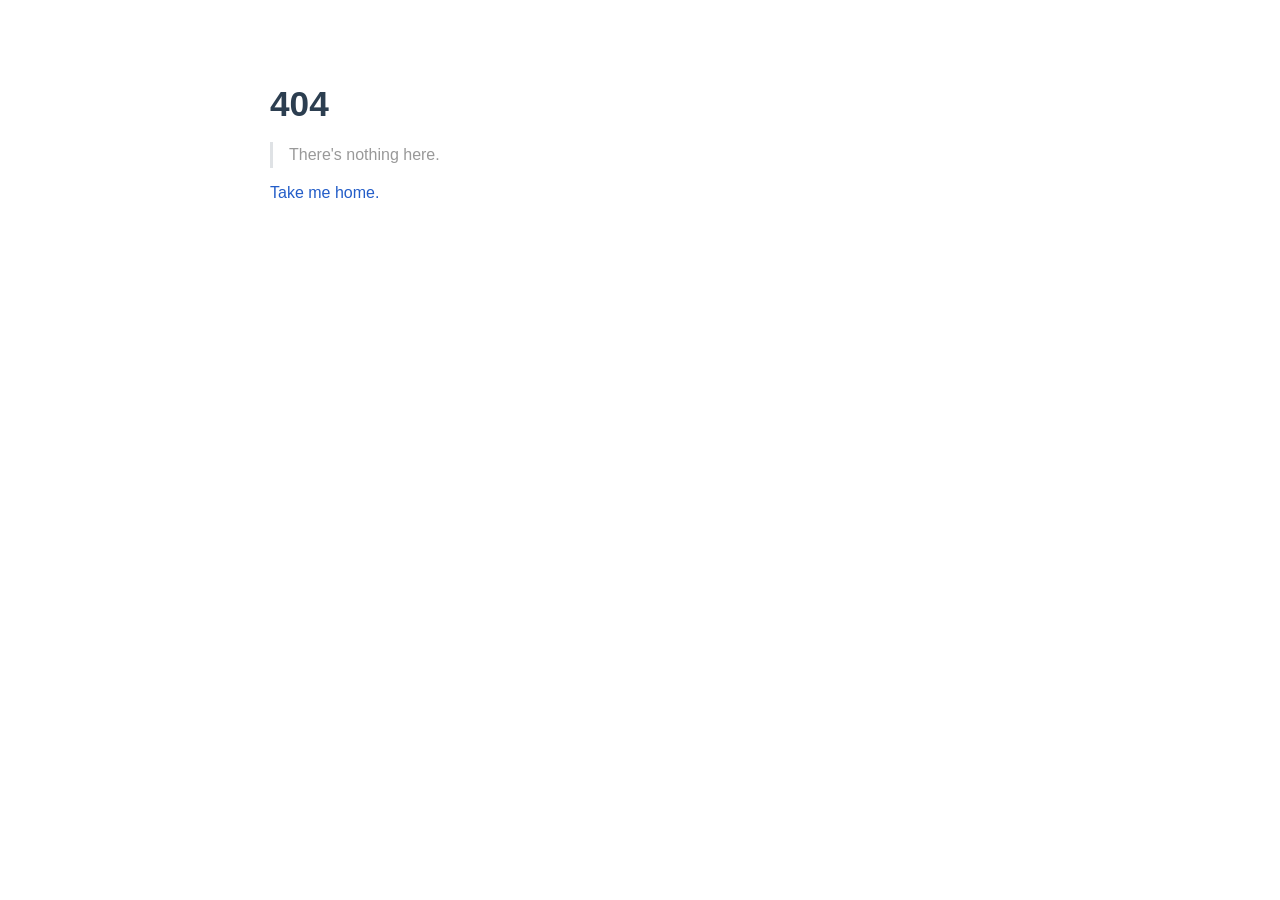
<file: pages/html+css/css居中那些事.html>
<!DOCTYPE html>
<html lang="en-US">
  <head>
    <meta charset="utf-8">
    <meta name="viewport" content="width=device-width,initial-scale=1">
    <title>水平居中 | bobo首页</title>
    <meta name="description" content="bobo的前端记录">
    <link rel="icon" href="/egg.png">
    
    <link rel="preload" href="/assets/css/0.styles.0bc6fdc7.css" as="style"><link rel="preload" href="/assets/js/app.f406e6e0.js" as="script"><link rel="preload" href="/assets/js/2.1db349ca.js" as="script"><link rel="preload" href="/assets/js/13.8c72645b.js" as="script"><link rel="prefetch" href="/assets/js/10.c8edd925.js"><link rel="prefetch" href="/assets/js/11.77a16ace.js"><link rel="prefetch" href="/assets/js/12.200a6977.js"><link rel="prefetch" href="/assets/js/14.50194f65.js"><link rel="prefetch" href="/assets/js/15.4d983794.js"><link rel="prefetch" href="/assets/js/16.b17e5bef.js"><link rel="prefetch" href="/assets/js/17.99237915.js"><link rel="prefetch" href="/assets/js/18.e10c9972.js"><link rel="prefetch" href="/assets/js/19.af6cd4f5.js"><link rel="prefetch" href="/assets/js/3.9d496083.js"><link rel="prefetch" href="/assets/js/4.6a2ba286.js"><link rel="prefetch" href="/assets/js/5.6403b662.js"><link rel="prefetch" href="/assets/js/6.f481367a.js"><link rel="prefetch" href="/assets/js/7.6b6a979b.js"><link rel="prefetch" href="/assets/js/8.962bae6a.js"><link rel="prefetch" href="/assets/js/9.56bd4ef3.js">
    <link rel="stylesheet" href="/assets/css/0.styles.0bc6fdc7.css">
  </head>
  <body>
    <div id="app" data-server-rendered="true"><div class="theme-container"><header class="navbar"><div class="sidebar-button"><svg xmlns="http://www.w3.org/2000/svg" aria-hidden="true" role="img" viewBox="0 0 448 512" class="icon"><path fill="currentColor" d="M436 124H12c-6.627 0-12-5.373-12-12V80c0-6.627 5.373-12 12-12h424c6.627 0 12 5.373 12 12v32c0 6.627-5.373 12-12 12zm0 160H12c-6.627 0-12-5.373-12-12v-32c0-6.627 5.373-12 12-12h424c6.627 0 12 5.373 12 12v32c0 6.627-5.373 12-12 12zm0 160H12c-6.627 0-12-5.373-12-12v-32c0-6.627 5.373-12 12-12h424c6.627 0 12 5.373 12 12v32c0 6.627-5.373 12-12 12z"></path></svg></div> <a href="/" class="home-link router-link-active"><img src="/egg.png" alt="bobo首页" class="logo"> <span class="site-name can-hide">bobo首页</span></a> <div class="links"><div class="search-box"><input aria-label="Search" autocomplete="off" spellcheck="false" value=""> <!----></div> <nav class="nav-links can-hide"><div class="nav-item"><a href="/" class="nav-link">首页</a></div><div class="nav-item"><div class="dropdown-wrapper"><button type="button" aria-label="分类" class="dropdown-title"><span class="title">分类</span> <span class="arrow right"></span></button> <ul class="nav-dropdown" style="display:none;"><li class="dropdown-item"><!----> <a href="/pages/js/es6项目中使用汇总.html" class="nav-link">js</a></li><li class="dropdown-item"><!----> <a href="/pages/html+css/css居中那些事.html" class="nav-link">html+css</a></li><li class="dropdown-item"><!----> <a href="/pages/other/websocket初入.html" class="nav-link">其他</a></li></ul></div></div><div class="nav-item"><a href="https://github.com/bobo22" target="_blank" rel="noopener noreferrer" class="nav-link external">
  Github
  <svg xmlns="http://www.w3.org/2000/svg" aria-hidden="true" x="0px" y="0px" viewBox="0 0 100 100" width="15" height="15" class="icon outbound"><path fill="currentColor" d="M18.8,85.1h56l0,0c2.2,0,4-1.8,4-4v-32h-8v28h-48v-48h28v-8h-32l0,0c-2.2,0-4,1.8-4,4v56C14.8,83.3,16.6,85.1,18.8,85.1z"></path> <polygon fill="currentColor" points="45.7,48.7 51.3,54.3 77.2,28.5 77.2,37.2 85.2,37.2 85.2,14.9 62.8,14.9 62.8,22.9 71.5,22.9"></polygon></svg></a></div> <!----></nav></div></header> <div class="sidebar-mask"></div> <aside class="sidebar"><nav class="nav-links"><div class="nav-item"><a href="/" class="nav-link">首页</a></div><div class="nav-item"><div class="dropdown-wrapper"><button type="button" aria-label="分类" class="dropdown-title"><span class="title">分类</span> <span class="arrow right"></span></button> <ul class="nav-dropdown" style="display:none;"><li class="dropdown-item"><!----> <a href="/pages/js/es6项目中使用汇总.html" class="nav-link">js</a></li><li class="dropdown-item"><!----> <a href="/pages/html+css/css居中那些事.html" class="nav-link">html+css</a></li><li class="dropdown-item"><!----> <a href="/pages/other/websocket初入.html" class="nav-link">其他</a></li></ul></div></div><div class="nav-item"><a href="https://github.com/bobo22" target="_blank" rel="noopener noreferrer" class="nav-link external">
  Github
  <svg xmlns="http://www.w3.org/2000/svg" aria-hidden="true" x="0px" y="0px" viewBox="0 0 100 100" width="15" height="15" class="icon outbound"><path fill="currentColor" d="M18.8,85.1h56l0,0c2.2,0,4-1.8,4-4v-32h-8v28h-48v-48h28v-8h-32l0,0c-2.2,0-4,1.8-4,4v56C14.8,83.3,16.6,85.1,18.8,85.1z"></path> <polygon fill="currentColor" points="45.7,48.7 51.3,54.3 77.2,28.5 77.2,37.2 85.2,37.2 85.2,14.9 62.8,14.9 62.8,22.9 71.5,22.9"></polygon></svg></a></div> <!----></nav>  <ul class="sidebar-links"><li><section class="sidebar-group depth-0"><p class="sidebar-heading"><span>js</span> <!----></p> <ul class="sidebar-links sidebar-group-items"><li><a href="/pages/js/es6项目中使用汇总.html" class="sidebar-link">es6汇总</a></li><li><a href="/pages/js/call,apply和bind 入门解释.html" class="sidebar-link">call,apply,bind</a></li></ul></section></li><li><section class="sidebar-group depth-0"><p class="sidebar-heading open"><span>html+css</span> <!----></p> <ul class="sidebar-links sidebar-group-items"><li><a href="/pages/html+css/css居中那些事.html" class="active sidebar-link">css居中</a><ul class="sidebar-sub-headers"><li class="sidebar-sub-header"><a href="/pages/html+css/css居中那些事.html#水平居中" class="sidebar-link">水平居中</a></li><li class="sidebar-sub-header"><a href="/pages/html+css/css居中那些事.html#垂直居中（重点）" class="sidebar-link">垂直居中（重点）</a></li></ul></li></ul></section></li><li><section class="sidebar-group depth-0"><p class="sidebar-heading"><span>方案</span> <!----></p> <ul class="sidebar-links sidebar-group-items"><li><a href="/pages/other/函数节流和函数防抖.html" class="sidebar-link">节流与防抖</a></li><li><a href="/pages/other/websocket初入.html" class="sidebar-link">websocket</a></li></ul></section></li><li><section class="sidebar-group depth-0"><p class="sidebar-heading"><span>生活</span> <!----></p> <ul class="sidebar-links sidebar-group-items"><li><a href="/pages/life/liferegret.html" class="sidebar-link">mylife</a></li></ul></section></li></ul> </aside> <main class="page"> <div class="theme-default-content content__default"><h2 id="水平居中"><a href="#水平居中" class="header-anchor">#</a> 水平居中</h2> <p>1.块级元素居中</p> <div class="language- line-numbers-mode"><pre class="language-text"><code>&lt;div class=&quot;parent&quot;&gt;
   &lt;div class=&quot;child&quot;&gt;child&lt;/div&gt;
&lt;/div&gt;
</code></pre> <div class="line-numbers-wrapper"><span class="line-number">1</span><br><span class="line-number">2</span><br><span class="line-number">3</span><br></div></div><p>居中实现,设置child元素  margin: 0 auto;</p> <p>2.行内元素居中</p> <div class="language- line-numbers-mode"><pre class="language-text"><code>&lt;div class=&quot;parent&quot;&gt;
   &lt;span class=&quot;child&quot;&gt;child&lt;/span&gt;
&lt;/div&gt;
</code></pre> <div class="line-numbers-wrapper"><span class="line-number">1</span><br><span class="line-number">2</span><br><span class="line-number">3</span><br></div></div><p>居中实现，设置父元素 text-align: center</p> <h2 id="垂直居中（重点）"><a href="#垂直居中（重点）" class="header-anchor">#</a> 垂直居中（重点）</h2> <p>1.行内元素 （单行文字垂直居中）</p> <p>设置line-height = height</p> <p>2.块级元素，当然这边只是列举出了几个常用的情况，其实还有很多其他的解决方案</p> <div class="language- line-numbers-mode"><pre class="language-text"><code>&lt;div class=&quot;parent&quot;&gt;
   &lt;div class=&quot;child&quot;&gt;child&lt;/div&gt;
&lt;/div&gt;
</code></pre> <div class="line-numbers-wrapper"><span class="line-number">1</span><br><span class="line-number">2</span><br><span class="line-number">3</span><br></div></div><p>2.1 使用定位的方式，直接使用定位，将子元素的距离父元素的位置设置为50%并偏移高度的一半</p> <div class="language- line-numbers-mode"><pre class="language-text"><code>.parent {
    position: relative;
    height: 200px;
}
.child {
    width: 80px;
    height: 40px;
    background: blue;
    position: absolute;
    left: 50%;
    top: 50%;
    margin-top: -20px;
    margin-left: -40px;
}
</code></pre> <div class="line-numbers-wrapper"><span class="line-number">1</span><br><span class="line-number">2</span><br><span class="line-number">3</span><br><span class="line-number">4</span><br><span class="line-number">5</span><br><span class="line-number">6</span><br><span class="line-number">7</span><br><span class="line-number">8</span><br><span class="line-number">9</span><br><span class="line-number">10</span><br><span class="line-number">11</span><br><span class="line-number">12</span><br><span class="line-number">13</span><br><span class="line-number">14</span><br></div></div><p>2.2 使用定位+transform，不需要知道子元素的尺寸</p> <div class="language- line-numbers-mode"><pre class="language-text"><code>.parent {
    position: relative;
    height: 200px;
}
.child {
    width: 80px;
    height: 40px;
    position: absolute;
    left: 50%;
    top: 50%;
    transform: translate(-50%, -50%);
    background: blue;
}
</code></pre> <div class="line-numbers-wrapper"><span class="line-number">1</span><br><span class="line-number">2</span><br><span class="line-number">3</span><br><span class="line-number">4</span><br><span class="line-number">5</span><br><span class="line-number">6</span><br><span class="line-number">7</span><br><span class="line-number">8</span><br><span class="line-number">9</span><br><span class="line-number">10</span><br><span class="line-number">11</span><br><span class="line-number">12</span><br><span class="line-number">13</span><br></div></div><p>2.3 使用绝对定位 + margin:auto  这个方法以前还没有接触过，这边学习到了。</p> <div class="language- line-numbers-mode"><pre class="language-text"><code>.parent {
    position: relative;
    height: 200px;
}
.child {
    width: 80px;
    height: 40px;
    position: absolute;
    left: 0;
    top: 0;
    right: 0;
    bottom: 0;
    margin: auto;
    background: blue;
}
</code></pre> <div class="line-numbers-wrapper"><span class="line-number">1</span><br><span class="line-number">2</span><br><span class="line-number">3</span><br><span class="line-number">4</span><br><span class="line-number">5</span><br><span class="line-number">6</span><br><span class="line-number">7</span><br><span class="line-number">8</span><br><span class="line-number">9</span><br><span class="line-number">10</span><br><span class="line-number">11</span><br><span class="line-number">12</span><br><span class="line-number">13</span><br><span class="line-number">14</span><br><span class="line-number">15</span><br></div></div><p>具体这边为什么这样子设置就可以居中，简单看了下介绍，可以这么理解。我们设置left，right这种对立属性的时候，元素就会展示出他的流体性，如果我们不设置宽高，宽度就会充满父级，但是我们此时设置了高度，那么设置margin：auto属性就会自动平分剩下的高度，可以这么理解的吧。</p> <p>2.4 使用display：table-cell</p> <div class="language- line-numbers-mode"><pre class="language-text"><code>.parent {
    width: 600px;
    height: 200px;
    border: 1px solid red;
    display: table;
}
.child {
    display: table-cell;
    vertical-align: middle;
}
</code></pre> <div class="line-numbers-wrapper"><span class="line-number">1</span><br><span class="line-number">2</span><br><span class="line-number">3</span><br><span class="line-number">4</span><br><span class="line-number">5</span><br><span class="line-number">6</span><br><span class="line-number">7</span><br><span class="line-number">8</span><br><span class="line-number">9</span><br><span class="line-number">10</span><br></div></div><p>2.5 flex</p> <div class="language- line-numbers-mode"><pre class="language-text"><code>.parent {
    width: 600px;
    height: 200px;
    border: 1px solid red;
    display: flex;
    align-items: center;
    justify-content: center;  /*水平居中*/
}
.child {
    background: blue;
}
</code></pre> <div class="line-numbers-wrapper"><span class="line-number">1</span><br><span class="line-number">2</span><br><span class="line-number">3</span><br><span class="line-number">4</span><br><span class="line-number">5</span><br><span class="line-number">6</span><br><span class="line-number">7</span><br><span class="line-number">8</span><br><span class="line-number">9</span><br><span class="line-number">10</span><br><span class="line-number">11</span><br></div></div><p>2.6 calc()</p> <div class="language- line-numbers-mode"><pre class="language-text"><code>.parent {
    width: 300px;
    height: 300px;
    border: 1px solid red;
    position: relative;
}
.child {
    width: 100px;
    height: 100px;
    background: blue;
    padding: -webkit-calc((100% - 100px) / 2);
    padding: -moz-calc((100% - 100px) / 2);
    padding: -ms-calc((100% - 100px) / 2);
    padding: calc((100% - 100px) / 2);
    background-clip: content-box;
}
</code></pre> <div class="line-numbers-wrapper"><span class="line-number">1</span><br><span class="line-number">2</span><br><span class="line-number">3</span><br><span class="line-number">4</span><br><span class="line-number">5</span><br><span class="line-number">6</span><br><span class="line-number">7</span><br><span class="line-number">8</span><br><span class="line-number">9</span><br><span class="line-number">10</span><br><span class="line-number">11</span><br><span class="line-number">12</span><br><span class="line-number">13</span><br><span class="line-number">14</span><br><span class="line-number">15</span><br><span class="line-number">16</span><br></div></div></div> <footer class="page-edit"><!----> <!----></footer> <div class="page-nav"><p class="inner"><span class="prev">
      ←
      <a href="/pages/js/call,apply和bind 入门解释.html" class="prev">call,apply,bind</a></span> <span class="next"><a href="/pages/other/函数节流和函数防抖.html">节流与防抖</a>
      →
    </span></p></div> </main></div><div class="global-ui"></div></div>
    <script src="/assets/js/app.f406e6e0.js" defer></script><script src="/assets/js/2.1db349ca.js" defer></script><script src="/assets/js/13.8c72645b.js" defer></script>
  </body>
</html>
</file>
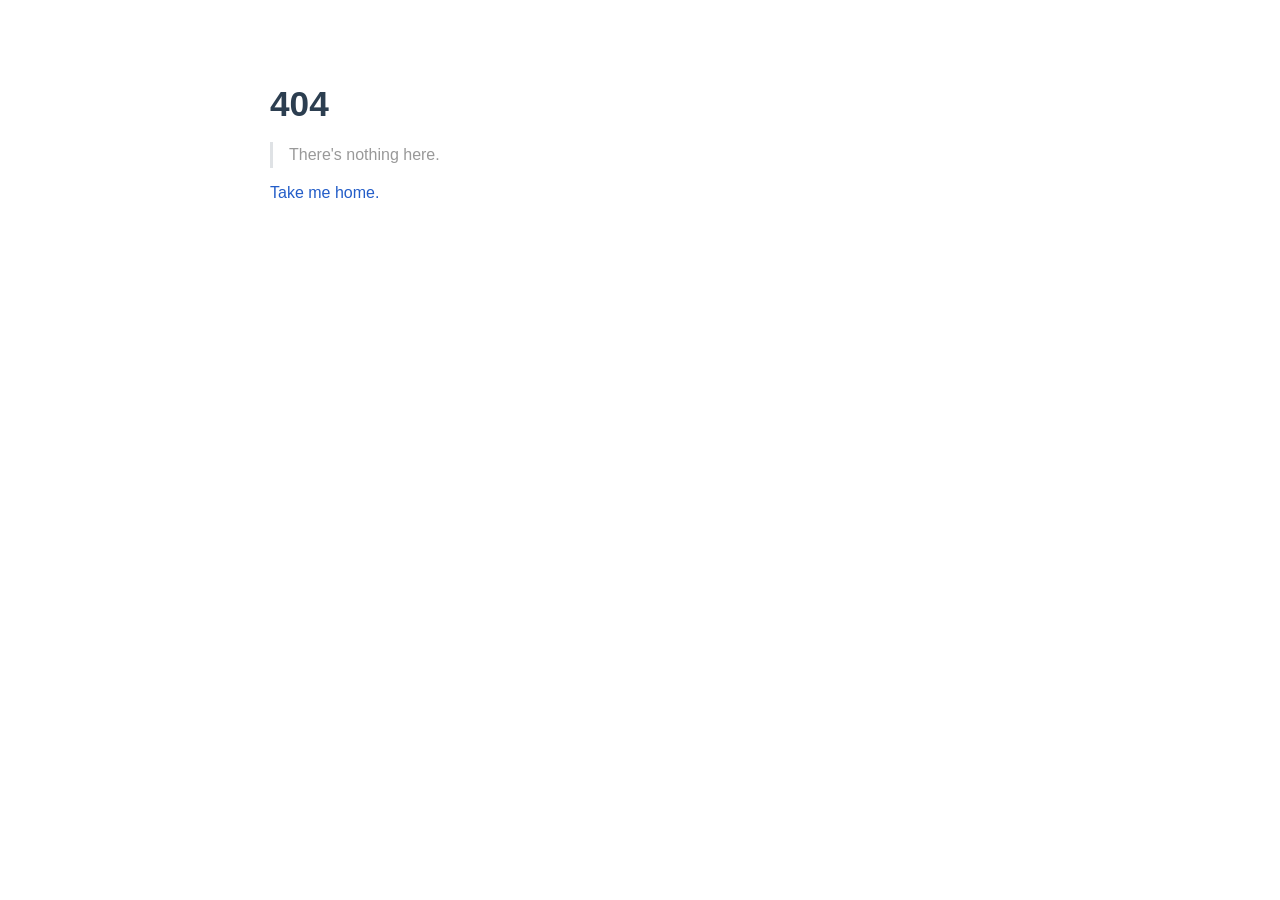
<file: pages/js/call,apply和bind 入门解释.html>
<!DOCTYPE html>
<html lang="en-US">
  <head>
    <meta charset="utf-8">
    <meta name="viewport" content="width=device-width,initial-scale=1">
    <title>bobo首页</title>
    <meta name="description" content="bobo的前端记录">
    <link rel="icon" href="/egg.png">
    
    <link rel="preload" href="/assets/css/0.styles.0bc6fdc7.css" as="style"><link rel="preload" href="/assets/js/app.f406e6e0.js" as="script"><link rel="preload" href="/assets/js/2.1db349ca.js" as="script"><link rel="preload" href="/assets/js/14.50194f65.js" as="script"><link rel="prefetch" href="/assets/js/10.c8edd925.js"><link rel="prefetch" href="/assets/js/11.77a16ace.js"><link rel="prefetch" href="/assets/js/12.200a6977.js"><link rel="prefetch" href="/assets/js/13.8c72645b.js"><link rel="prefetch" href="/assets/js/15.4d983794.js"><link rel="prefetch" href="/assets/js/16.b17e5bef.js"><link rel="prefetch" href="/assets/js/17.99237915.js"><link rel="prefetch" href="/assets/js/18.e10c9972.js"><link rel="prefetch" href="/assets/js/19.af6cd4f5.js"><link rel="prefetch" href="/assets/js/3.9d496083.js"><link rel="prefetch" href="/assets/js/4.6a2ba286.js"><link rel="prefetch" href="/assets/js/5.6403b662.js"><link rel="prefetch" href="/assets/js/6.f481367a.js"><link rel="prefetch" href="/assets/js/7.6b6a979b.js"><link rel="prefetch" href="/assets/js/8.962bae6a.js"><link rel="prefetch" href="/assets/js/9.56bd4ef3.js">
    <link rel="stylesheet" href="/assets/css/0.styles.0bc6fdc7.css">
  </head>
  <body>
    <div id="app" data-server-rendered="true"><div class="theme-container"><header class="navbar"><div class="sidebar-button"><svg xmlns="http://www.w3.org/2000/svg" aria-hidden="true" role="img" viewBox="0 0 448 512" class="icon"><path fill="currentColor" d="M436 124H12c-6.627 0-12-5.373-12-12V80c0-6.627 5.373-12 12-12h424c6.627 0 12 5.373 12 12v32c0 6.627-5.373 12-12 12zm0 160H12c-6.627 0-12-5.373-12-12v-32c0-6.627 5.373-12 12-12h424c6.627 0 12 5.373 12 12v32c0 6.627-5.373 12-12 12zm0 160H12c-6.627 0-12-5.373-12-12v-32c0-6.627 5.373-12 12-12h424c6.627 0 12 5.373 12 12v32c0 6.627-5.373 12-12 12z"></path></svg></div> <a href="/" class="home-link router-link-active"><img src="/egg.png" alt="bobo首页" class="logo"> <span class="site-name can-hide">bobo首页</span></a> <div class="links"><div class="search-box"><input aria-label="Search" autocomplete="off" spellcheck="false" value=""> <!----></div> <nav class="nav-links can-hide"><div class="nav-item"><a href="/" class="nav-link">首页</a></div><div class="nav-item"><div class="dropdown-wrapper"><button type="button" aria-label="分类" class="dropdown-title"><span class="title">分类</span> <span class="arrow right"></span></button> <ul class="nav-dropdown" style="display:none;"><li class="dropdown-item"><!----> <a href="/pages/js/es6项目中使用汇总.html" class="nav-link">js</a></li><li class="dropdown-item"><!----> <a href="/pages/html+css/css居中那些事.html" class="nav-link">html+css</a></li><li class="dropdown-item"><!----> <a href="/pages/other/websocket初入.html" class="nav-link">其他</a></li></ul></div></div><div class="nav-item"><a href="https://github.com/bobo22" target="_blank" rel="noopener noreferrer" class="nav-link external">
  Github
  <svg xmlns="http://www.w3.org/2000/svg" aria-hidden="true" x="0px" y="0px" viewBox="0 0 100 100" width="15" height="15" class="icon outbound"><path fill="currentColor" d="M18.8,85.1h56l0,0c2.2,0,4-1.8,4-4v-32h-8v28h-48v-48h28v-8h-32l0,0c-2.2,0-4,1.8-4,4v56C14.8,83.3,16.6,85.1,18.8,85.1z"></path> <polygon fill="currentColor" points="45.7,48.7 51.3,54.3 77.2,28.5 77.2,37.2 85.2,37.2 85.2,14.9 62.8,14.9 62.8,22.9 71.5,22.9"></polygon></svg></a></div> <!----></nav></div></header> <div class="sidebar-mask"></div> <aside class="sidebar"><nav class="nav-links"><div class="nav-item"><a href="/" class="nav-link">首页</a></div><div class="nav-item"><div class="dropdown-wrapper"><button type="button" aria-label="分类" class="dropdown-title"><span class="title">分类</span> <span class="arrow right"></span></button> <ul class="nav-dropdown" style="display:none;"><li class="dropdown-item"><!----> <a href="/pages/js/es6项目中使用汇总.html" class="nav-link">js</a></li><li class="dropdown-item"><!----> <a href="/pages/html+css/css居中那些事.html" class="nav-link">html+css</a></li><li class="dropdown-item"><!----> <a href="/pages/other/websocket初入.html" class="nav-link">其他</a></li></ul></div></div><div class="nav-item"><a href="https://github.com/bobo22" target="_blank" rel="noopener noreferrer" class="nav-link external">
  Github
  <svg xmlns="http://www.w3.org/2000/svg" aria-hidden="true" x="0px" y="0px" viewBox="0 0 100 100" width="15" height="15" class="icon outbound"><path fill="currentColor" d="M18.8,85.1h56l0,0c2.2,0,4-1.8,4-4v-32h-8v28h-48v-48h28v-8h-32l0,0c-2.2,0-4,1.8-4,4v56C14.8,83.3,16.6,85.1,18.8,85.1z"></path> <polygon fill="currentColor" points="45.7,48.7 51.3,54.3 77.2,28.5 77.2,37.2 85.2,37.2 85.2,14.9 62.8,14.9 62.8,22.9 71.5,22.9"></polygon></svg></a></div> <!----></nav>  <ul class="sidebar-links"><li><section class="sidebar-group depth-0"><p class="sidebar-heading open"><span>js</span> <!----></p> <ul class="sidebar-links sidebar-group-items"><li><a href="/pages/js/es6项目中使用汇总.html" class="sidebar-link">es6汇总</a></li><li><a href="/pages/js/call,apply和bind 入门解释.html" class="active sidebar-link">call,apply,bind</a><ul class="sidebar-sub-headers"><li class="sidebar-sub-header"><a href="/pages/js/call,apply和bind 入门解释.html#call" class="sidebar-link">call</a></li><li class="sidebar-sub-header"><a href="/pages/js/call,apply和bind 入门解释.html#apply" class="sidebar-link">apply</a></li><li class="sidebar-sub-header"><a href="/pages/js/call,apply和bind 入门解释.html#bind" class="sidebar-link">bind</a></li></ul></li></ul></section></li><li><section class="sidebar-group depth-0"><p class="sidebar-heading"><span>html+css</span> <!----></p> <ul class="sidebar-links sidebar-group-items"><li><a href="/pages/html+css/css居中那些事.html" class="sidebar-link">css居中</a></li></ul></section></li><li><section class="sidebar-group depth-0"><p class="sidebar-heading"><span>方案</span> <!----></p> <ul class="sidebar-links sidebar-group-items"><li><a href="/pages/other/函数节流和函数防抖.html" class="sidebar-link">节流与防抖</a></li><li><a href="/pages/other/websocket初入.html" class="sidebar-link">websocket</a></li></ul></section></li><li><section class="sidebar-group depth-0"><p class="sidebar-heading"><span>生活</span> <!----></p> <ul class="sidebar-links sidebar-group-items"><li><a href="/pages/life/liferegret.html" class="sidebar-link">mylife</a></li></ul></section></li></ul> </aside> <main class="page"> <div class="theme-default-content content__default"><p>还记得大概两年前出去有位面试官问我改变this指向有几种方法，当时只回答了call和apply，后来才知道还有一个bind的存在，这边就简单介绍一下这三个东西，参考于MDN，并加入了一些自己的理解。可以移步MDN官网查看<a href="https://developer.mozilla.org/zh-CN/docs/Web/JavaScript/Reference/Global_Objects/Function/call" target="_blank" rel="noopener noreferrer">MDN<svg xmlns="http://www.w3.org/2000/svg" aria-hidden="true" x="0px" y="0px" viewBox="0 0 100 100" width="15" height="15" class="icon outbound"><path fill="currentColor" d="M18.8,85.1h56l0,0c2.2,0,4-1.8,4-4v-32h-8v28h-48v-48h28v-8h-32l0,0c-2.2,0-4,1.8-4,4v56C14.8,83.3,16.6,85.1,18.8,85.1z"></path> <polygon fill="currentColor" points="45.7,48.7 51.3,54.3 77.2,28.5 77.2,37.2 85.2,37.2 85.2,14.9 62.8,14.9 62.8,22.9 71.5,22.9"></polygon></svg></a></p> <h2 id="call"><a href="#call" class="header-anchor">#</a> call</h2> <p>首先我们要明白，call和apply语法合作用基本是一致的，不同的是两者调用方式不同。call调用为</p> <div class="language- line-numbers-mode"><pre class="language-text"><code>function.call(thisArg, arg1, arg2, ...)
</code></pre> <div class="line-numbers-wrapper"><span class="line-number">1</span><br></div></div><p>其中function为功能函数,thisArg为函数运行时的this指向。当然如果处于非严格模式下，传入null和undefined可以自动指向为全局对象。后面的即为参数列表。该方法是没有返回值的，会返回function功能函数的返回值。</p> <p>下面我们开始讲用法。下面我们使用call实现一个继承功能。</p> <div class="language- line-numbers-mode"><pre class="language-text"><code>function Product(name, price) {
  this.name = name;
  this.price = price;
}

function Food(name, price) {
  Product.call(this, name, price);
  this.category = 'food';
}

function Toy(name, price) {
  Product.call(this, name, price);
  this.category = 'toy';
}

var cheese = new Food('feta', 5);
var fun = new Toy('robot', 40);
</code></pre> <div class="line-numbers-wrapper"><span class="line-number">1</span><br><span class="line-number">2</span><br><span class="line-number">3</span><br><span class="line-number">4</span><br><span class="line-number">5</span><br><span class="line-number">6</span><br><span class="line-number">7</span><br><span class="line-number">8</span><br><span class="line-number">9</span><br><span class="line-number">10</span><br><span class="line-number">11</span><br><span class="line-number">12</span><br><span class="line-number">13</span><br><span class="line-number">14</span><br><span class="line-number">15</span><br><span class="line-number">16</span><br><span class="line-number">17</span><br></div></div><p>这段代码仔细看一下就明白什么意思了，这边就不解读了</p> <p>第二种，使用call调用匿名函数</p> <div class="language- line-numbers-mode"><pre class="language-text"><code>var animals = [
  { species: 'Lion', name: 'King' },
  { species: 'Whale', name: 'Fail' }
];

for (var i = 0; i &lt; animals.length; i++) {
  (function(i) {
    this.print = function() {
      console.log('#' + i + ' ' + this.species
                  + ': ' + this.name);
    }
    this.print();
  }).call(animals[i], i);
}
</code></pre> <div class="line-numbers-wrapper"><span class="line-number">1</span><br><span class="line-number">2</span><br><span class="line-number">3</span><br><span class="line-number">4</span><br><span class="line-number">5</span><br><span class="line-number">6</span><br><span class="line-number">7</span><br><span class="line-number">8</span><br><span class="line-number">9</span><br><span class="line-number">10</span><br><span class="line-number">11</span><br><span class="line-number">12</span><br><span class="line-number">13</span><br><span class="line-number">14</span><br></div></div><p>首先我们可以看到，上面定义了一个animals数组。下面是一个循环体，循环体内部呢，我们定义了匿名函数，通过call的形式，将animals数组的每一项，作为该匿名函数的this指向，执行了print方法，打印出数组每一项的内容。这边也不难理解。</p> <p>第三种，我们使用call改变函数this的指向，同理，这边放一段代码</p> <div class="language- line-numbers-mode"><pre class="language-text"><code>function greet() {
  var reply = [this.animal, 'typically sleep between', this.sleepDuration].join(' ');
  console.log(reply);
}

var obj = {
  animal: 'cats', sleepDuration: '12 and 16 hours'
};

greet.call(obj);  // cats typically sleep between 12 and 16 hours
</code></pre> <div class="line-numbers-wrapper"><span class="line-number">1</span><br><span class="line-number">2</span><br><span class="line-number">3</span><br><span class="line-number">4</span><br><span class="line-number">5</span><br><span class="line-number">6</span><br><span class="line-number">7</span><br><span class="line-number">8</span><br><span class="line-number">9</span><br><span class="line-number">10</span><br></div></div><p>首先greet函数里面，可以看到内部有使用到this，所以我们在后面将greet函数里面的this指向了obj对象，自然就调用到了obj里面的一些变量。</p> <p>下面讲一些特殊的情况，就是call里面不传参的情况。在非严格模式下，我们不传参的话，会默认指将function功能函数里面的this指向全局变量。如果是严格模式的话，this则为undefined。</p> <h2 id="apply"><a href="#apply" class="header-anchor">#</a> apply</h2> <p>apply方法，调用方式和call类似，不过除了给定一个代表this指向的参数之外，后面的传参是一个数组或者类数组</p> <div class="language- line-numbers-mode"><pre class="language-text"><code>func.apply(thisArg, [argsArray])
</code></pre> <div class="line-numbers-wrapper"><span class="line-number">1</span><br></div></div><p>下面举例，通过apply将数组元素添加至另一个数组</p> <div class="language- line-numbers-mode"><pre class="language-text"><code>var array = ['a', 'b'];
var elements = [0, 1, 2];
array.push.apply(array, elements);
console.info(array); // [&quot;a&quot;, &quot;b&quot;, 0, 1, 2]
</code></pre> <div class="line-numbers-wrapper"><span class="line-number">1</span><br><span class="line-number">2</span><br><span class="line-number">3</span><br><span class="line-number">4</span><br></div></div><p>为什么这边可以传数组作为参数呢，如果是平时的array的push方法，我们只能push元素，如果push数组的话，会直接push进去，会生成一个二维数组，通过这种方法，就可以这种操作</p> <h2 id="bind"><a href="#bind" class="header-anchor">#</a> bind</h2> <p>bind方法，会创建一个新的函数。在 bind() 被调用时，这个新函数的 this 被指定为 bind() 的第一个参数，而其余参数将作为新函数的参数，供调用时使用</p> <div class="language- line-numbers-mode"><pre class="language-text"><code>function.bind(thisArg[, arg1[, arg2[, ...]]])
</code></pre> <div class="line-numbers-wrapper"><span class="line-number">1</span><br></div></div><p>用法，最简单的就如上面介绍的一样，创建一个函数。</p> <div class="language- line-numbers-mode"><pre class="language-text"><code>this.x = 9;    // 在浏览器中，this 指向全局的 &quot;window&quot; 对象
var module = {
  x: 81,
  getX: function() { return this.x; }
};

module.getX(); // 81

var retrieveX = module.getX;
retrieveX();   
// 返回 9 - 因为函数是在全局作用域中调用的

// 创建一个新函数，把 'this' 绑定到 module 对象
// 新手可能会将全局变量 x 与 module 的属性 x 混淆
var boundGetX = retrieveX.bind(module);
boundGetX(); // 81
</code></pre> <div class="line-numbers-wrapper"><span class="line-number">1</span><br><span class="line-number">2</span><br><span class="line-number">3</span><br><span class="line-number">4</span><br><span class="line-number">5</span><br><span class="line-number">6</span><br><span class="line-number">7</span><br><span class="line-number">8</span><br><span class="line-number">9</span><br><span class="line-number">10</span><br><span class="line-number">11</span><br><span class="line-number">12</span><br><span class="line-number">13</span><br><span class="line-number">14</span><br><span class="line-number">15</span><br><span class="line-number">16</span><br></div></div><p>第一个输出81就不讲了，第二个输出9因为此时this指向的是他的调用者window，而下面一个，我们重新将retrieveX这个函数绑到了module上面，因此还会输出module里面的x，即为81.</p> <p>第二点，官方解释叫偏函数，bind() 的另一个最简单的用法是使一个函数拥有预设的初始参数。只要将这些参数（如果有的话）作为 bind() 的参数写在 this 后面。当绑定函数被调用时，这些参数会被插入到目标函数的参数列表的开始位置，传递给绑定函数的参数会跟在它们后面。</p> <div class="language- line-numbers-mode"><pre class="language-text"><code>function list() {
  return Array.prototype.slice.call(arguments);
}

function addArguments(arg1, arg2) {
    return arg1 + arg2
}

var list1 = list(1, 2, 3); // [1, 2, 3]

var result1 = addArguments(1, 2); // 3

// 创建一个函数，它拥有预设参数列表。
var leadingThirtysevenList = list.bind(null, 37);

// 创建一个函数，它拥有预设的第一个参数
var addThirtySeven = addArguments.bind(null, 37); 

var list2 = leadingThirtysevenList(); 
// [37]

var list3 = leadingThirtysevenList(1, 2, 3); 
// [37, 1, 2, 3]

var result2 = addThirtySeven(5); 
// 37 + 5 = 42 

var result3 = addThirtySeven(5, 10);
// 37 + 5 = 42 ，第二个参数被忽略
</code></pre> <div class="line-numbers-wrapper"><span class="line-number">1</span><br><span class="line-number">2</span><br><span class="line-number">3</span><br><span class="line-number">4</span><br><span class="line-number">5</span><br><span class="line-number">6</span><br><span class="line-number">7</span><br><span class="line-number">8</span><br><span class="line-number">9</span><br><span class="line-number">10</span><br><span class="line-number">11</span><br><span class="line-number">12</span><br><span class="line-number">13</span><br><span class="line-number">14</span><br><span class="line-number">15</span><br><span class="line-number">16</span><br><span class="line-number">17</span><br><span class="line-number">18</span><br><span class="line-number">19</span><br><span class="line-number">20</span><br><span class="line-number">21</span><br><span class="line-number">22</span><br><span class="line-number">23</span><br><span class="line-number">24</span><br><span class="line-number">25</span><br><span class="line-number">26</span><br><span class="line-number">27</span><br><span class="line-number">28</span><br><span class="line-number">29</span><br></div></div><p>使用 window.setTimeout() 时，this 关键字会指向 window （或 global）对象。当类的方法中需要 this 指向类的实例时，你可能需要显式地把 this 绑定到回调函数，就不会丢失该实例的引用。
使用bind可以防止在定时器内部的this指向变成window。</p> <div class="language- line-numbers-mode"><pre class="language-text"><code>function LateBloomer() {
  this.petalCount = Math.ceil(Math.random() * 12) + 1;
}

// 在 1 秒钟后声明 bloom
LateBloomer.prototype.bloom = function() {
  window.setTimeout(this.declare.bind(this), 1000);
};

LateBloomer.prototype.declare = function() {
  console.log('I am a beautiful flower with ' +
    this.petalCount + ' petals!');
};

var flower = new LateBloomer();
flower.bloom();  // 一秒钟后, 调用 'declare' 方法
</code></pre> <div class="line-numbers-wrapper"><span class="line-number">1</span><br><span class="line-number">2</span><br><span class="line-number">3</span><br><span class="line-number">4</span><br><span class="line-number">5</span><br><span class="line-number">6</span><br><span class="line-number">7</span><br><span class="line-number">8</span><br><span class="line-number">9</span><br><span class="line-number">10</span><br><span class="line-number">11</span><br><span class="line-number">12</span><br><span class="line-number">13</span><br><span class="line-number">14</span><br><span class="line-number">15</span><br><span class="line-number">16</span><br></div></div></div> <footer class="page-edit"><!----> <!----></footer> <div class="page-nav"><p class="inner"><span class="prev">
      ←
      <a href="/pages/js/es6项目中使用汇总.html" class="prev">es6汇总</a></span> <span class="next"><a href="/pages/html+css/css居中那些事.html">css居中</a>
      →
    </span></p></div> </main></div><div class="global-ui"></div></div>
    <script src="/assets/js/app.f406e6e0.js" defer></script><script src="/assets/js/2.1db349ca.js" defer></script><script src="/assets/js/14.50194f65.js" defer></script>
  </body>
</html>
</file>
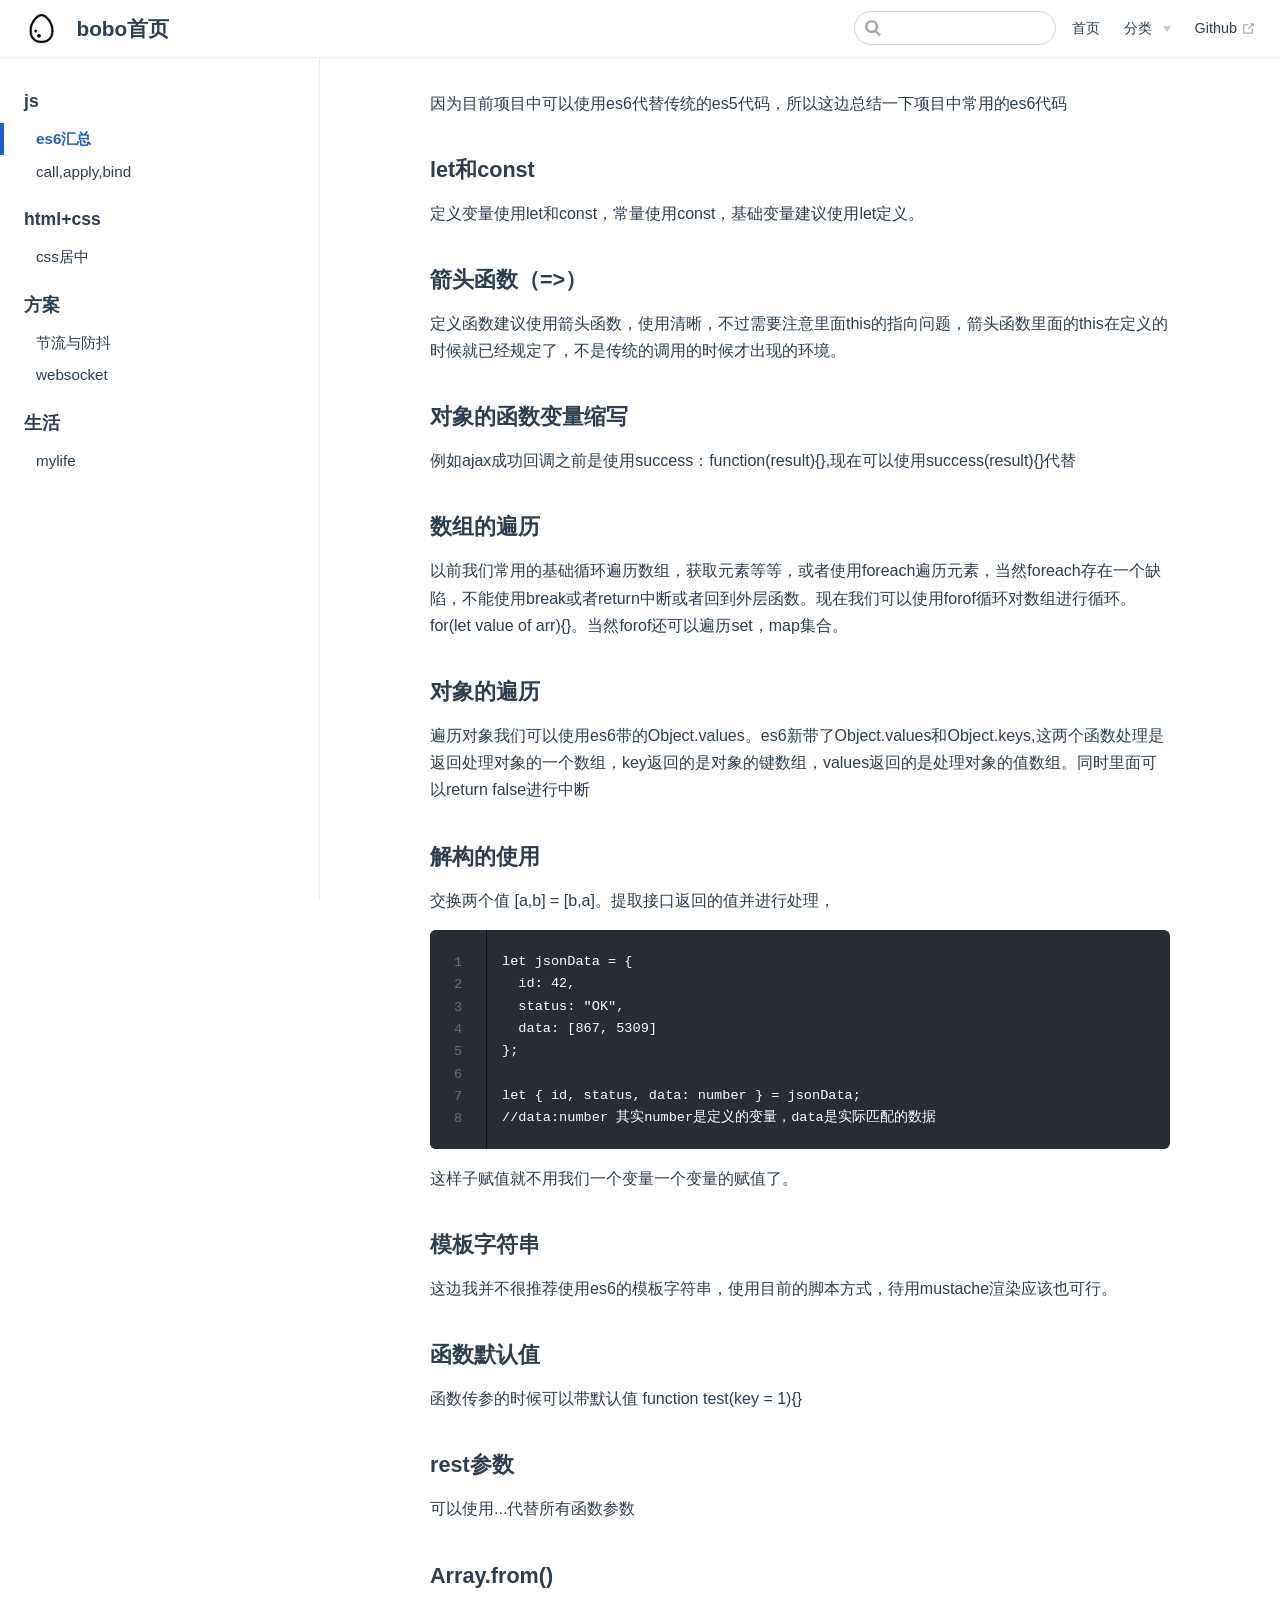
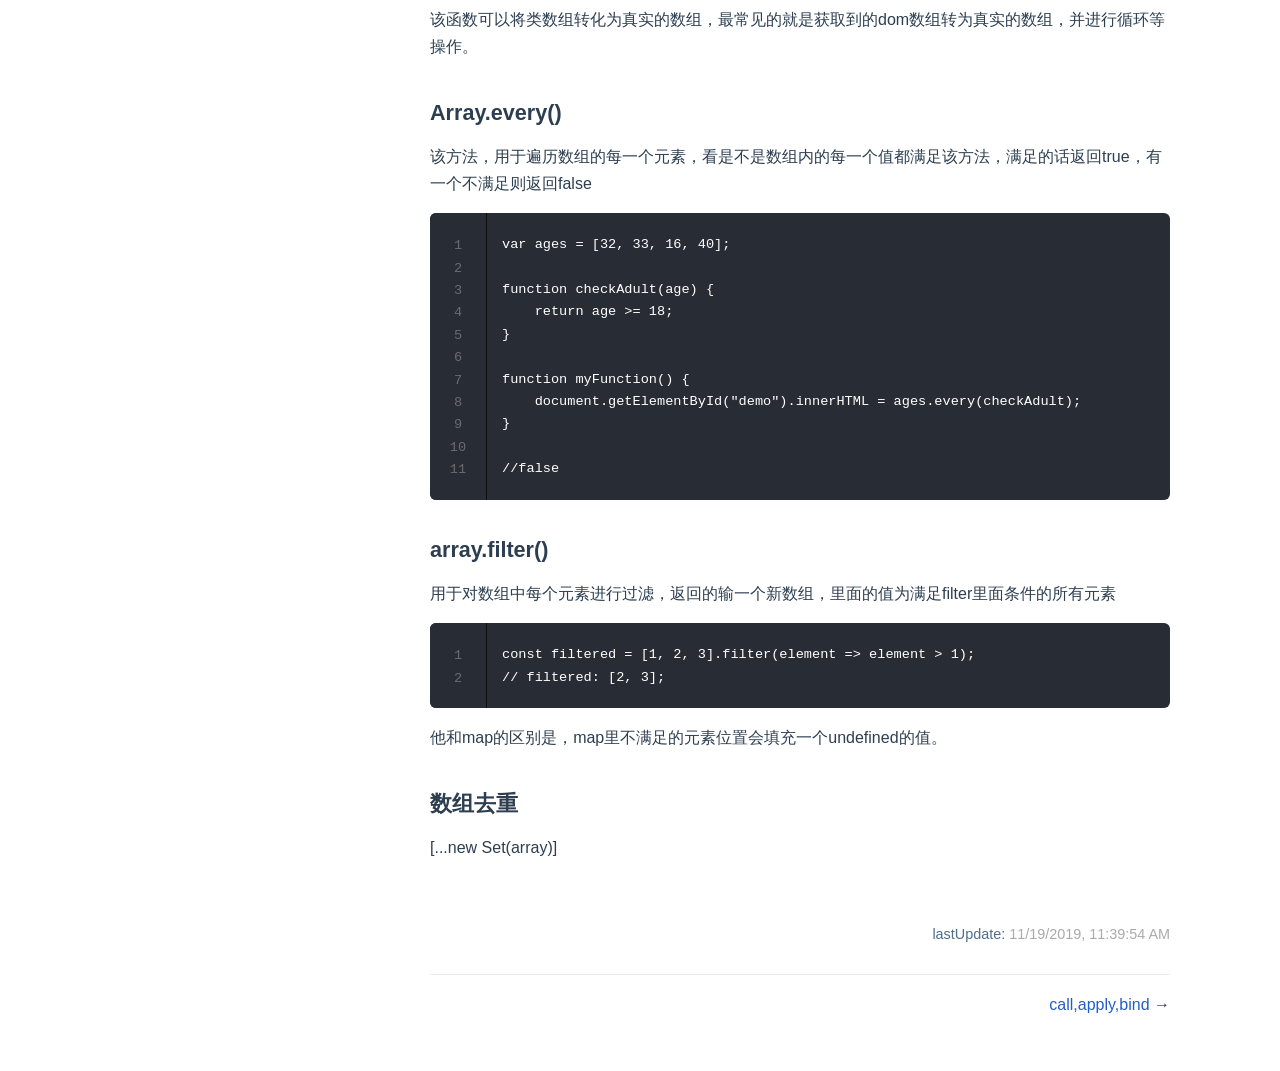
<file: pages/js/es6项目中使用汇总.html>
<!DOCTYPE html>
<html lang="en-US">
  <head>
    <meta charset="utf-8">
    <meta name="viewport" content="width=device-width,initial-scale=1">
    <title>bobo首页</title>
    <meta name="description" content="bobo的前端记录">
    <link rel="icon" href="/egg.png">
    
    <link rel="preload" href="/assets/css/0.styles.0bc6fdc7.css" as="style"><link rel="preload" href="/assets/js/app.f406e6e0.js" as="script"><link rel="preload" href="/assets/js/2.1db349ca.js" as="script"><link rel="preload" href="/assets/js/15.4d983794.js" as="script"><link rel="prefetch" href="/assets/js/10.c8edd925.js"><link rel="prefetch" href="/assets/js/11.77a16ace.js"><link rel="prefetch" href="/assets/js/12.200a6977.js"><link rel="prefetch" href="/assets/js/13.8c72645b.js"><link rel="prefetch" href="/assets/js/14.50194f65.js"><link rel="prefetch" href="/assets/js/16.b17e5bef.js"><link rel="prefetch" href="/assets/js/17.99237915.js"><link rel="prefetch" href="/assets/js/18.e10c9972.js"><link rel="prefetch" href="/assets/js/19.af6cd4f5.js"><link rel="prefetch" href="/assets/js/3.9d496083.js"><link rel="prefetch" href="/assets/js/4.6a2ba286.js"><link rel="prefetch" href="/assets/js/5.6403b662.js"><link rel="prefetch" href="/assets/js/6.f481367a.js"><link rel="prefetch" href="/assets/js/7.6b6a979b.js"><link rel="prefetch" href="/assets/js/8.962bae6a.js"><link rel="prefetch" href="/assets/js/9.56bd4ef3.js">
    <link rel="stylesheet" href="/assets/css/0.styles.0bc6fdc7.css">
  </head>
  <body>
    <div id="app" data-server-rendered="true"><div class="theme-container"><header class="navbar"><div class="sidebar-button"><svg xmlns="http://www.w3.org/2000/svg" aria-hidden="true" role="img" viewBox="0 0 448 512" class="icon"><path fill="currentColor" d="M436 124H12c-6.627 0-12-5.373-12-12V80c0-6.627 5.373-12 12-12h424c6.627 0 12 5.373 12 12v32c0 6.627-5.373 12-12 12zm0 160H12c-6.627 0-12-5.373-12-12v-32c0-6.627 5.373-12 12-12h424c6.627 0 12 5.373 12 12v32c0 6.627-5.373 12-12 12zm0 160H12c-6.627 0-12-5.373-12-12v-32c0-6.627 5.373-12 12-12h424c6.627 0 12 5.373 12 12v32c0 6.627-5.373 12-12 12z"></path></svg></div> <a href="/" class="home-link router-link-active"><img src="/egg.png" alt="bobo首页" class="logo"> <span class="site-name can-hide">bobo首页</span></a> <div class="links"><div class="search-box"><input aria-label="Search" autocomplete="off" spellcheck="false" value=""> <!----></div> <nav class="nav-links can-hide"><div class="nav-item"><a href="/" class="nav-link">首页</a></div><div class="nav-item"><div class="dropdown-wrapper"><button type="button" aria-label="分类" class="dropdown-title"><span class="title">分类</span> <span class="arrow right"></span></button> <ul class="nav-dropdown" style="display:none;"><li class="dropdown-item"><!----> <a href="/pages/js/es6项目中使用汇总.html" class="nav-link">js</a></li><li class="dropdown-item"><!----> <a href="/pages/html+css/css居中那些事.html" class="nav-link">html+css</a></li><li class="dropdown-item"><!----> <a href="/pages/other/websocket初入.html" class="nav-link">其他</a></li></ul></div></div><div class="nav-item"><a href="https://github.com/bobo22" target="_blank" rel="noopener noreferrer" class="nav-link external">
  Github
  <svg xmlns="http://www.w3.org/2000/svg" aria-hidden="true" x="0px" y="0px" viewBox="0 0 100 100" width="15" height="15" class="icon outbound"><path fill="currentColor" d="M18.8,85.1h56l0,0c2.2,0,4-1.8,4-4v-32h-8v28h-48v-48h28v-8h-32l0,0c-2.2,0-4,1.8-4,4v56C14.8,83.3,16.6,85.1,18.8,85.1z"></path> <polygon fill="currentColor" points="45.7,48.7 51.3,54.3 77.2,28.5 77.2,37.2 85.2,37.2 85.2,14.9 62.8,14.9 62.8,22.9 71.5,22.9"></polygon></svg></a></div> <!----></nav></div></header> <div class="sidebar-mask"></div> <aside class="sidebar"><nav class="nav-links"><div class="nav-item"><a href="/" class="nav-link">首页</a></div><div class="nav-item"><div class="dropdown-wrapper"><button type="button" aria-label="分类" class="dropdown-title"><span class="title">分类</span> <span class="arrow right"></span></button> <ul class="nav-dropdown" style="display:none;"><li class="dropdown-item"><!----> <a href="/pages/js/es6项目中使用汇总.html" class="nav-link">js</a></li><li class="dropdown-item"><!----> <a href="/pages/html+css/css居中那些事.html" class="nav-link">html+css</a></li><li class="dropdown-item"><!----> <a href="/pages/other/websocket初入.html" class="nav-link">其他</a></li></ul></div></div><div class="nav-item"><a href="https://github.com/bobo22" target="_blank" rel="noopener noreferrer" class="nav-link external">
  Github
  <svg xmlns="http://www.w3.org/2000/svg" aria-hidden="true" x="0px" y="0px" viewBox="0 0 100 100" width="15" height="15" class="icon outbound"><path fill="currentColor" d="M18.8,85.1h56l0,0c2.2,0,4-1.8,4-4v-32h-8v28h-48v-48h28v-8h-32l0,0c-2.2,0-4,1.8-4,4v56C14.8,83.3,16.6,85.1,18.8,85.1z"></path> <polygon fill="currentColor" points="45.7,48.7 51.3,54.3 77.2,28.5 77.2,37.2 85.2,37.2 85.2,14.9 62.8,14.9 62.8,22.9 71.5,22.9"></polygon></svg></a></div> <!----></nav>  <ul class="sidebar-links"><li><section class="sidebar-group depth-0"><p class="sidebar-heading open"><span>js</span> <!----></p> <ul class="sidebar-links sidebar-group-items"><li><a href="/pages/js/es6项目中使用汇总.html" class="active sidebar-link">es6汇总</a><ul class="sidebar-sub-headers"></ul></li><li><a href="/pages/js/call,apply和bind 入门解释.html" class="sidebar-link">call,apply,bind</a></li></ul></section></li><li><section class="sidebar-group depth-0"><p class="sidebar-heading"><span>html+css</span> <!----></p> <ul class="sidebar-links sidebar-group-items"><li><a href="/pages/html+css/css居中那些事.html" class="sidebar-link">css居中</a></li></ul></section></li><li><section class="sidebar-group depth-0"><p class="sidebar-heading"><span>方案</span> <!----></p> <ul class="sidebar-links sidebar-group-items"><li><a href="/pages/other/函数节流和函数防抖.html" class="sidebar-link">节流与防抖</a></li><li><a href="/pages/other/websocket初入.html" class="sidebar-link">websocket</a></li></ul></section></li><li><section class="sidebar-group depth-0"><p class="sidebar-heading"><span>生活</span> <!----></p> <ul class="sidebar-links sidebar-group-items"><li><a href="/pages/life/liferegret.html" class="sidebar-link">mylife</a></li></ul></section></li></ul> </aside> <main class="page"> <div class="theme-default-content content__default"><p>因为目前项目中可以使用es6代替传统的es5代码，所以这边总结一下项目中常用的es6代码</p> <h3 id="let和const"><a href="#let和const" class="header-anchor">#</a> let和const</h3> <p>定义变量使用let和const，常量使用const，基础变量建议使用let定义。</p> <h3 id="箭头函数（-）"><a href="#箭头函数（-）" class="header-anchor">#</a> 箭头函数（=&gt;）</h3> <p>定义函数建议使用箭头函数，使用清晰，不过需要注意里面this的指向问题，箭头函数里面的this在定义的时候就已经规定了，不是传统的调用的时候才出现的环境。</p> <h3 id="对象的函数变量缩写"><a href="#对象的函数变量缩写" class="header-anchor">#</a> 对象的函数变量缩写</h3> <p>例如ajax成功回调之前是使用success：function(result){},现在可以使用success(result){}代替</p> <h3 id="数组的遍历"><a href="#数组的遍历" class="header-anchor">#</a> 数组的遍历</h3> <p>以前我们常用的基础循环遍历数组，获取元素等等，或者使用foreach遍历元素，当然foreach存在一个缺陷，不能使用break或者return中断或者回到外层函数。现在我们可以使用forof循环对数组进行循环。for(let value of arr){}。当然forof还可以遍历set，map集合。</p> <h3 id="对象的遍历"><a href="#对象的遍历" class="header-anchor">#</a> 对象的遍历</h3> <p>遍历对象我们可以使用es6带的Object.values。es6新带了Object.values和Object.keys,这两个函数处理是返回处理对象的一个数组，key返回的是对象的键数组，values返回的是处理对象的值数组。同时里面可以return false进行中断</p> <h3 id="解构的使用"><a href="#解构的使用" class="header-anchor">#</a> 解构的使用</h3> <p>交换两个值 [a,b] = [b,a]。提取接口返回的值并进行处理，</p> <div class="language- line-numbers-mode"><pre class="language-text"><code>let jsonData = {
  id: 42,
  status: &quot;OK&quot;,
  data: [867, 5309]
};

let { id, status, data: number } = jsonData;
//data:number 其实number是定义的变量，data是实际匹配的数据
</code></pre> <div class="line-numbers-wrapper"><span class="line-number">1</span><br><span class="line-number">2</span><br><span class="line-number">3</span><br><span class="line-number">4</span><br><span class="line-number">5</span><br><span class="line-number">6</span><br><span class="line-number">7</span><br><span class="line-number">8</span><br></div></div><p>这样子赋值就不用我们一个变量一个变量的赋值了。</p> <h3 id="模板字符串"><a href="#模板字符串" class="header-anchor">#</a> 模板字符串</h3> <p>这边我并不很推荐使用es6的模板字符串，使用目前的脚本方式，待用mustache渲染应该也可行。</p> <h3 id="函数默认值"><a href="#函数默认值" class="header-anchor">#</a> 函数默认值</h3> <p>函数传参的时候可以带默认值
function test(key = 1){}</p> <h3 id="rest参数"><a href="#rest参数" class="header-anchor">#</a> rest参数</h3> <p>可以使用...代替所有函数参数</p> <h3 id="array-from"><a href="#array-from" class="header-anchor">#</a> Array.from()</h3> <p>该函数可以将类数组转化为真实的数组，最常见的就是获取到的dom数组转为真实的数组，并进行循环等操作。</p> <h3 id="array-every"><a href="#array-every" class="header-anchor">#</a> Array.every()</h3> <p>该方法，用于遍历数组的每一个元素，看是不是数组内的每一个值都满足该方法，满足的话返回true，有一个不满足则返回false</p> <div class="language- line-numbers-mode"><pre class="language-text"><code>var ages = [32, 33, 16, 40];

function checkAdult(age) {
    return age &gt;= 18;
}

function myFunction() {
    document.getElementById(&quot;demo&quot;).innerHTML = ages.every(checkAdult);
}

//false
</code></pre> <div class="line-numbers-wrapper"><span class="line-number">1</span><br><span class="line-number">2</span><br><span class="line-number">3</span><br><span class="line-number">4</span><br><span class="line-number">5</span><br><span class="line-number">6</span><br><span class="line-number">7</span><br><span class="line-number">8</span><br><span class="line-number">9</span><br><span class="line-number">10</span><br><span class="line-number">11</span><br></div></div><h3 id="array-filter"><a href="#array-filter" class="header-anchor">#</a> array.filter()</h3> <p>用于对数组中每个元素进行过滤，返回的输一个新数组，里面的值为满足filter里面条件的所有元素</p> <div class="language- line-numbers-mode"><pre class="language-text"><code>const filtered = [1, 2, 3].filter(element =&gt; element &gt; 1);
// filtered: [2, 3];
</code></pre> <div class="line-numbers-wrapper"><span class="line-number">1</span><br><span class="line-number">2</span><br></div></div><p>他和map的区别是，map里不满足的元素位置会填充一个undefined的值。</p> <h3 id="数组去重"><a href="#数组去重" class="header-anchor">#</a> 数组去重</h3> <p>[...new Set(array)]</p></div> <footer class="page-edit"><!----> <div class="last-updated"><span class="prefix">lastUpdate:</span> <span class="time">11/19/2019, 11:39:54 AM</span></div></footer> <div class="page-nav"><p class="inner"><!----> <span class="next"><a href="/pages/js/call,apply和bind 入门解释.html">call,apply,bind</a>
      →
    </span></p></div> </main></div><div class="global-ui"></div></div>
    <script src="/assets/js/app.f406e6e0.js" defer></script><script src="/assets/js/2.1db349ca.js" defer></script><script src="/assets/js/15.4d983794.js" defer></script>
  </body>
</html>
</file>
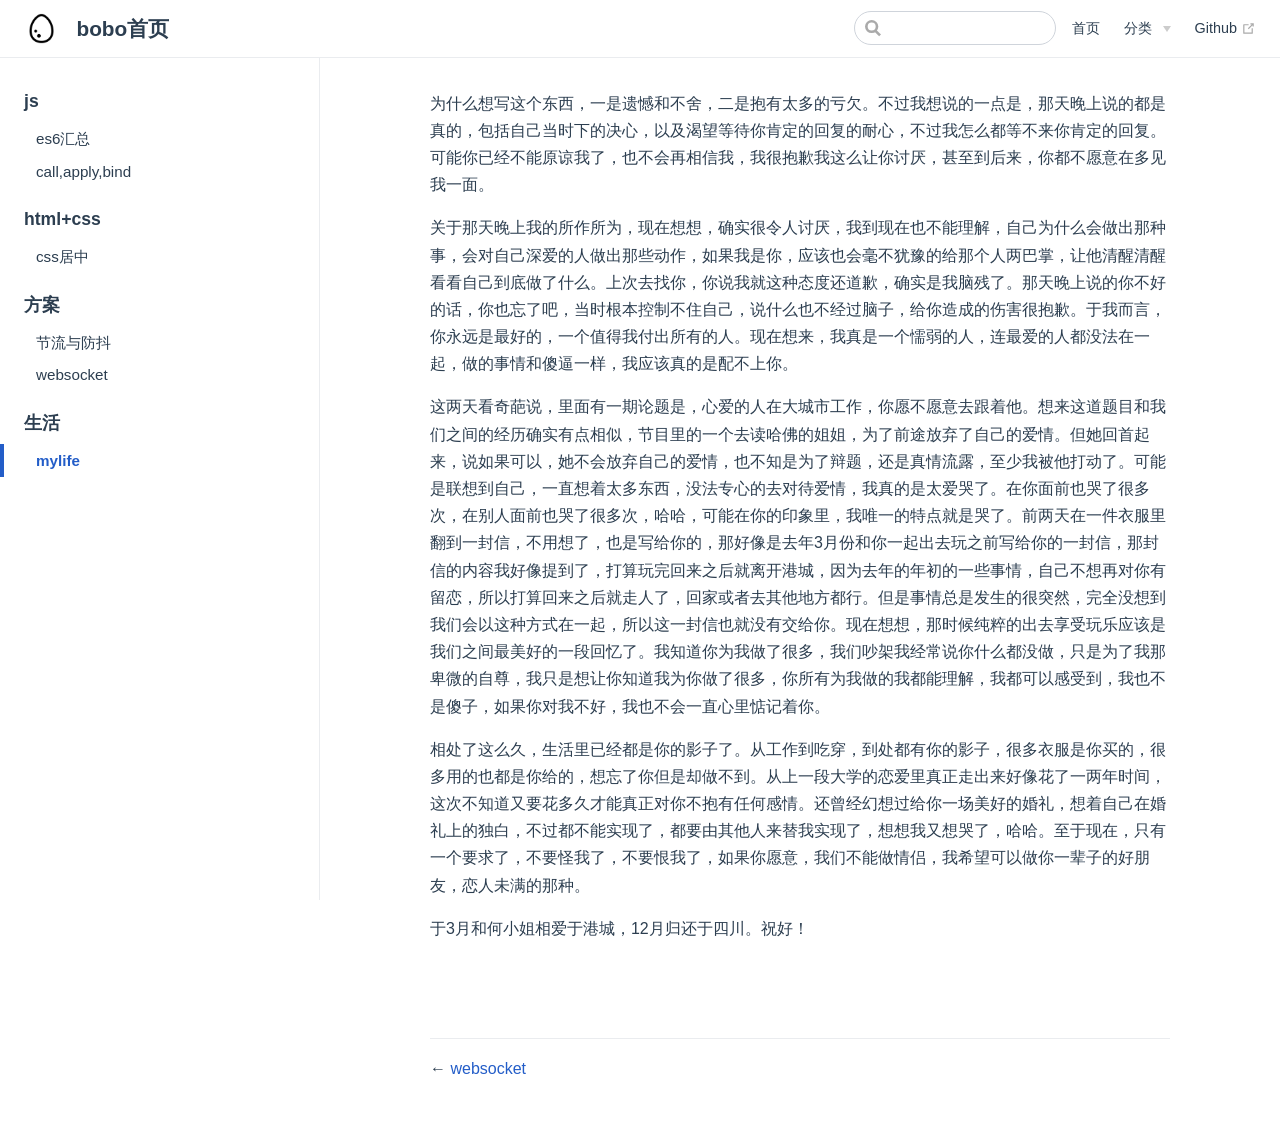
<file: pages/life/liferegret.html>
<!DOCTYPE html>
<html lang="en-US">
  <head>
    <meta charset="utf-8">
    <meta name="viewport" content="width=device-width,initial-scale=1">
    <title>bobo首页</title>
    <meta name="description" content="bobo的前端记录">
    <link rel="icon" href="/egg.png">
    
    <link rel="preload" href="/assets/css/0.styles.0bc6fdc7.css" as="style"><link rel="preload" href="/assets/js/app.f406e6e0.js" as="script"><link rel="preload" href="/assets/js/2.1db349ca.js" as="script"><link rel="preload" href="/assets/js/16.b17e5bef.js" as="script"><link rel="prefetch" href="/assets/js/10.c8edd925.js"><link rel="prefetch" href="/assets/js/11.77a16ace.js"><link rel="prefetch" href="/assets/js/12.200a6977.js"><link rel="prefetch" href="/assets/js/13.8c72645b.js"><link rel="prefetch" href="/assets/js/14.50194f65.js"><link rel="prefetch" href="/assets/js/15.4d983794.js"><link rel="prefetch" href="/assets/js/17.99237915.js"><link rel="prefetch" href="/assets/js/18.e10c9972.js"><link rel="prefetch" href="/assets/js/19.af6cd4f5.js"><link rel="prefetch" href="/assets/js/3.9d496083.js"><link rel="prefetch" href="/assets/js/4.6a2ba286.js"><link rel="prefetch" href="/assets/js/5.6403b662.js"><link rel="prefetch" href="/assets/js/6.f481367a.js"><link rel="prefetch" href="/assets/js/7.6b6a979b.js"><link rel="prefetch" href="/assets/js/8.962bae6a.js"><link rel="prefetch" href="/assets/js/9.56bd4ef3.js">
    <link rel="stylesheet" href="/assets/css/0.styles.0bc6fdc7.css">
  </head>
  <body>
    <div id="app" data-server-rendered="true"><div class="theme-container"><header class="navbar"><div class="sidebar-button"><svg xmlns="http://www.w3.org/2000/svg" aria-hidden="true" role="img" viewBox="0 0 448 512" class="icon"><path fill="currentColor" d="M436 124H12c-6.627 0-12-5.373-12-12V80c0-6.627 5.373-12 12-12h424c6.627 0 12 5.373 12 12v32c0 6.627-5.373 12-12 12zm0 160H12c-6.627 0-12-5.373-12-12v-32c0-6.627 5.373-12 12-12h424c6.627 0 12 5.373 12 12v32c0 6.627-5.373 12-12 12zm0 160H12c-6.627 0-12-5.373-12-12v-32c0-6.627 5.373-12 12-12h424c6.627 0 12 5.373 12 12v32c0 6.627-5.373 12-12 12z"></path></svg></div> <a href="/" class="home-link router-link-active"><img src="/egg.png" alt="bobo首页" class="logo"> <span class="site-name can-hide">bobo首页</span></a> <div class="links"><div class="search-box"><input aria-label="Search" autocomplete="off" spellcheck="false" value=""> <!----></div> <nav class="nav-links can-hide"><div class="nav-item"><a href="/" class="nav-link">首页</a></div><div class="nav-item"><div class="dropdown-wrapper"><button type="button" aria-label="分类" class="dropdown-title"><span class="title">分类</span> <span class="arrow right"></span></button> <ul class="nav-dropdown" style="display:none;"><li class="dropdown-item"><!----> <a href="/pages/js/es6项目中使用汇总.html" class="nav-link">js</a></li><li class="dropdown-item"><!----> <a href="/pages/html+css/css居中那些事.html" class="nav-link">html+css</a></li><li class="dropdown-item"><!----> <a href="/pages/other/websocket初入.html" class="nav-link">其他</a></li></ul></div></div><div class="nav-item"><a href="https://github.com/bobo22" target="_blank" rel="noopener noreferrer" class="nav-link external">
  Github
  <svg xmlns="http://www.w3.org/2000/svg" aria-hidden="true" x="0px" y="0px" viewBox="0 0 100 100" width="15" height="15" class="icon outbound"><path fill="currentColor" d="M18.8,85.1h56l0,0c2.2,0,4-1.8,4-4v-32h-8v28h-48v-48h28v-8h-32l0,0c-2.2,0-4,1.8-4,4v56C14.8,83.3,16.6,85.1,18.8,85.1z"></path> <polygon fill="currentColor" points="45.7,48.7 51.3,54.3 77.2,28.5 77.2,37.2 85.2,37.2 85.2,14.9 62.8,14.9 62.8,22.9 71.5,22.9"></polygon></svg></a></div> <!----></nav></div></header> <div class="sidebar-mask"></div> <aside class="sidebar"><nav class="nav-links"><div class="nav-item"><a href="/" class="nav-link">首页</a></div><div class="nav-item"><div class="dropdown-wrapper"><button type="button" aria-label="分类" class="dropdown-title"><span class="title">分类</span> <span class="arrow right"></span></button> <ul class="nav-dropdown" style="display:none;"><li class="dropdown-item"><!----> <a href="/pages/js/es6项目中使用汇总.html" class="nav-link">js</a></li><li class="dropdown-item"><!----> <a href="/pages/html+css/css居中那些事.html" class="nav-link">html+css</a></li><li class="dropdown-item"><!----> <a href="/pages/other/websocket初入.html" class="nav-link">其他</a></li></ul></div></div><div class="nav-item"><a href="https://github.com/bobo22" target="_blank" rel="noopener noreferrer" class="nav-link external">
  Github
  <svg xmlns="http://www.w3.org/2000/svg" aria-hidden="true" x="0px" y="0px" viewBox="0 0 100 100" width="15" height="15" class="icon outbound"><path fill="currentColor" d="M18.8,85.1h56l0,0c2.2,0,4-1.8,4-4v-32h-8v28h-48v-48h28v-8h-32l0,0c-2.2,0-4,1.8-4,4v56C14.8,83.3,16.6,85.1,18.8,85.1z"></path> <polygon fill="currentColor" points="45.7,48.7 51.3,54.3 77.2,28.5 77.2,37.2 85.2,37.2 85.2,14.9 62.8,14.9 62.8,22.9 71.5,22.9"></polygon></svg></a></div> <!----></nav>  <ul class="sidebar-links"><li><section class="sidebar-group depth-0"><p class="sidebar-heading"><span>js</span> <!----></p> <ul class="sidebar-links sidebar-group-items"><li><a href="/pages/js/es6项目中使用汇总.html" class="sidebar-link">es6汇总</a></li><li><a href="/pages/js/call,apply和bind 入门解释.html" class="sidebar-link">call,apply,bind</a></li></ul></section></li><li><section class="sidebar-group depth-0"><p class="sidebar-heading"><span>html+css</span> <!----></p> <ul class="sidebar-links sidebar-group-items"><li><a href="/pages/html+css/css居中那些事.html" class="sidebar-link">css居中</a></li></ul></section></li><li><section class="sidebar-group depth-0"><p class="sidebar-heading"><span>方案</span> <!----></p> <ul class="sidebar-links sidebar-group-items"><li><a href="/pages/other/函数节流和函数防抖.html" class="sidebar-link">节流与防抖</a></li><li><a href="/pages/other/websocket初入.html" class="sidebar-link">websocket</a></li></ul></section></li><li><section class="sidebar-group depth-0"><p class="sidebar-heading open"><span>生活</span> <!----></p> <ul class="sidebar-links sidebar-group-items"><li><a href="/pages/life/liferegret.html" class="active sidebar-link">mylife</a></li></ul></section></li></ul> </aside> <main class="page"> <div class="theme-default-content content__default"><p>为什么想写这个东西，一是遗憾和不舍，二是抱有太多的亏欠。不过我想说的一点是，那天晚上说的都是真的，包括自己当时下的决心，以及渴望等待你肯定的回复的耐心，不过我怎么都等不来你肯定的回复。可能你已经不能原谅我了，也不会再相信我，我很抱歉我这么让你讨厌，甚至到后来，你都不愿意在多见我一面。</p> <p>关于那天晚上我的所作所为，现在想想，确实很令人讨厌，我到现在也不能理解，自己为什么会做出那种事，会对自己深爱的人做出那些动作，如果我是你，应该也会毫不犹豫的给那个人两巴掌，让他清醒清醒看看自己到底做了什么。上次去找你，你说我就这种态度还道歉，确实是我脑残了。那天晚上说的你不好的话，你也忘了吧，当时根本控制不住自己，说什么也不经过脑子，给你造成的伤害很抱歉。于我而言，你永远是最好的，一个值得我付出所有的人。现在想来，我真是一个懦弱的人，连最爱的人都没法在一起，做的事情和傻逼一样，我应该真的是配不上你。</p> <p>这两天看奇葩说，里面有一期论题是，心爱的人在大城市工作，你愿不愿意去跟着他。想来这道题目和我们之间的经历确实有点相似，节目里的一个去读哈佛的姐姐，为了前途放弃了自己的爱情。但她回首起来，说如果可以，她不会放弃自己的爱情，也不知是为了辩题，还是真情流露，至少我被他打动了。可能是联想到自己，一直想着太多东西，没法专心的去对待爱情，我真的是太爱哭了。在你面前也哭了很多次，在别人面前也哭了很多次，哈哈，可能在你的印象里，我唯一的特点就是哭了。前两天在一件衣服里翻到一封信，不用想了，也是写给你的，那好像是去年3月份和你一起出去玩之前写给你的一封信，那封信的内容我好像提到了，打算玩完回来之后就离开港城，因为去年的年初的一些事情，自己不想再对你有留恋，所以打算回来之后就走人了，回家或者去其他地方都行。但是事情总是发生的很突然，完全没想到我们会以这种方式在一起，所以这一封信也就没有交给你。现在想想，那时候纯粹的出去享受玩乐应该是我们之间最美好的一段回忆了。我知道你为我做了很多，我们吵架我经常说你什么都没做，只是为了我那卑微的自尊，我只是想让你知道我为你做了很多，你所有为我做的我都能理解，我都可以感受到，我也不是傻子，如果你对我不好，我也不会一直心里惦记着你。</p> <p>相处了这么久，生活里已经都是你的影子了。从工作到吃穿，到处都有你的影子，很多衣服是你买的，很多用的也都是你给的，想忘了你但是却做不到。从上一段大学的恋爱里真正走出来好像花了一两年时间，这次不知道又要花多久才能真正对你不抱有任何感情。还曾经幻想过给你一场美好的婚礼，想着自己在婚礼上的独白，不过都不能实现了，都要由其他人来替我实现了，想想我又想哭了，哈哈。至于现在，只有一个要求了，不要怪我了，不要恨我了，如果你愿意，我们不能做情侣，我希望可以做你一辈子的好朋友，恋人未满的那种。</p> <p>于3月和何小姐相爱于港城，12月归还于四川。祝好！</p></div> <footer class="page-edit"><!----> <!----></footer> <div class="page-nav"><p class="inner"><span class="prev">
      ←
      <a href="/pages/other/websocket初入.html" class="prev">websocket</a></span> <!----></p></div> </main></div><div class="global-ui"></div></div>
    <script src="/assets/js/app.f406e6e0.js" defer></script><script src="/assets/js/2.1db349ca.js" defer></script><script src="/assets/js/16.b17e5bef.js" defer></script>
  </body>
</html>
</file>
<file: assets/css/0.styles.0bc6fdc7.css>
#nprogress{pointer-events:none}#nprogress .bar{background:#235dc8;position:fixed;z-index:1031;top:0;left:0;width:100%;height:2px}#nprogress .peg{display:block;position:absolute;right:0;width:100px;height:100%;box-shadow:0 0 10px #235dc8,0 0 5px #235dc8;opacity:1;transform:rotate(3deg) translateY(-4px)}#nprogress .spinner{display:block;position:fixed;z-index:1031;top:15px;right:15px}#nprogress .spinner-icon{width:18px;height:18px;box-sizing:border-box;border-color:#235dc8 transparent transparent #235dc8;border-style:solid;border-width:2px;border-radius:50%;animation:nprogress-spinner .4s linear infinite}.nprogress-custom-parent{overflow:hidden;position:relative}.nprogress-custom-parent #nprogress .bar,.nprogress-custom-parent #nprogress .spinner{position:absolute}@keyframes nprogress-spinner{0%{transform:rotate(0deg)}to{transform:rotate(1turn)}}.icon.outbound{color:#aaa;display:inline-block;vertical-align:middle;position:relative;top:-1px}.home{padding:3.6rem 2rem 0;max-width:960px;margin:0 auto;display:block}.home .hero{text-align:center}.home .hero img{max-width:100%;max-height:280px;display:block;margin:3rem auto 1.5rem}.home .hero h1{font-size:3rem}.home .hero .action,.home .hero .description,.home .hero h1{margin:1.8rem auto}.home .hero .description{max-width:35rem;font-size:1.6rem;line-height:1.3;color:#6a8bad}.home .hero .action-button{display:inline-block;font-size:1.2rem;color:#fff;background-color:#235dc8;padding:.8rem 1.6rem;border-radius:4px;transition:background-color .1s ease;box-sizing:border-box;border-bottom:1px solid #2054b4}.home .hero .action-button:hover{background-color:#2c69da}.home .features{border-top:1px solid #eaecef;padding:1.2rem 0;margin-top:2.5rem;display:flex;flex-wrap:wrap;align-items:flex-start;align-content:stretch;justify-content:space-between}.home .feature{flex-grow:1;flex-basis:30%;max-width:30%}.home .feature h2{font-size:1.4rem;font-weight:500;border-bottom:none;padding-bottom:0;color:#3a5169}.home .feature p{color:#4e6e8e}.home .footer{padding:2.5rem;border-top:1px solid #eaecef;text-align:center;color:#4e6e8e}@media (max-width:719px){.home .features{flex-direction:column}.home .feature{max-width:100%;padding:0 2.5rem}}@media (max-width:419px){.home{padding-left:1.5rem;padding-right:1.5rem}.home .hero img{max-height:210px;margin:2rem auto 1.2rem}.home .hero h1{font-size:2rem}.home .hero .action,.home .hero .description,.home .hero h1{margin:1.2rem auto}.home .hero .description{font-size:1.2rem}.home .hero .action-button{font-size:1rem;padding:.6rem 1.2rem}.home .feature h2{font-size:1.25rem}}.search-box{display:inline-block;position:relative;margin-right:1rem}.search-box input{cursor:text;width:10rem;height:2rem;color:#4e6e8e;display:inline-block;border:1px solid #cfd4db;border-radius:2rem;font-size:.9rem;line-height:2rem;padding:0 .5rem 0 2rem;outline:none;transition:all .2s ease;background:#fff url(/assets/img/search.83621669.svg) .6rem .5rem no-repeat;background-size:1rem}.search-box input:focus{cursor:auto;border-color:#235dc8}.search-box .suggestions{background:#fff;width:20rem;position:absolute;top:1.5rem;border:1px solid #cfd4db;border-radius:6px;padding:.4rem;list-style-type:none}.search-box .suggestions.align-right{right:0}.search-box .suggestion{line-height:1.4;padding:.4rem .6rem;border-radius:4px;cursor:pointer}.search-box .suggestion a{white-space:normal;color:#5d82a6}.search-box .suggestion a .page-title{font-weight:600}.search-box .suggestion a .header{font-size:.9em;margin-left:.25em}.search-box .suggestion.focused{background-color:#f3f4f5}.search-box .suggestion.focused a{color:#235dc8}@media (max-width:959px){.search-box input{cursor:pointer;width:0;border-color:transparent;position:relative}.search-box input:focus{cursor:text;left:0;width:10rem}}@media (-ms-high-contrast:none){.search-box input{height:2rem}}@media (max-width:959px) and (min-width:719px){.search-box .suggestions{left:0}}@media (max-width:719px){.search-box{margin-right:0}.search-box input{left:1rem}.search-box .suggestions{right:0}}@media (max-width:419px){.search-box .suggestions{width:calc(100vw - 4rem)}.search-box input:focus{width:8rem}}.sidebar-button{cursor:pointer;display:none;width:1.25rem;height:1.25rem;position:absolute;padding:.6rem;top:.6rem;left:1rem}.sidebar-button .icon{display:block;width:1.25rem;height:1.25rem}@media (max-width:719px){.sidebar-button{display:block}}.dropdown-enter,.dropdown-leave-to{height:0!important}.dropdown-wrapper{cursor:pointer}.dropdown-wrapper .dropdown-title{display:block;font-size:.9rem;font-family:inherit;cursor:inherit;padding:inherit;line-height:1.4rem;background:transparent;border:none;font-weight:500;color:#2c3e50}.dropdown-wrapper .dropdown-title:hover{border-color:transparent}.dropdown-wrapper .dropdown-title .arrow{vertical-align:middle;margin-top:-1px;margin-left:.4rem}.dropdown-wrapper .nav-dropdown .dropdown-item{color:inherit;line-height:1.7rem}.dropdown-wrapper .nav-dropdown .dropdown-item h4{margin:.45rem 0 0;border-top:1px solid #eee;padding:.45rem 1.5rem 0 1.25rem}.dropdown-wrapper .nav-dropdown .dropdown-item .dropdown-subitem-wrapper{padding:0;list-style:none}.dropdown-wrapper .nav-dropdown .dropdown-item .dropdown-subitem-wrapper .dropdown-subitem{font-size:.9em}.dropdown-wrapper .nav-dropdown .dropdown-item a{display:block;line-height:1.7rem;position:relative;border-bottom:none;font-weight:400;margin-bottom:0;padding:0 1.5rem 0 1.25rem}.dropdown-wrapper .nav-dropdown .dropdown-item a.router-link-active,.dropdown-wrapper .nav-dropdown .dropdown-item a:hover{color:#235dc8}.dropdown-wrapper .nav-dropdown .dropdown-item a.router-link-active:after{content:"";width:0;height:0;border-left:5px solid #235dc8;border-top:3px solid transparent;border-bottom:3px solid transparent;position:absolute;top:calc(50% - 2px);left:9px}.dropdown-wrapper .nav-dropdown .dropdown-item:first-child h4{margin-top:0;padding-top:0;border-top:0}@media (max-width:719px){.dropdown-wrapper.open .dropdown-title{margin-bottom:.5rem}.dropdown-wrapper .dropdown-title{font-weight:600;font-size:inherit}.dropdown-wrapper .dropdown-title:hover{color:#235dc8}.dropdown-wrapper .nav-dropdown{transition:height .1s ease-out;overflow:hidden}.dropdown-wrapper .nav-dropdown .dropdown-item h4{border-top:0;margin-top:0;padding-top:0}.dropdown-wrapper .nav-dropdown .dropdown-item>a,.dropdown-wrapper .nav-dropdown .dropdown-item h4{font-size:15px;line-height:2rem}.dropdown-wrapper .nav-dropdown .dropdown-item .dropdown-subitem{font-size:14px;padding-left:1rem}}@media (min-width:719px){.dropdown-wrapper{height:1.8rem}.dropdown-wrapper.open .nav-dropdown,.dropdown-wrapper:hover .nav-dropdown{display:block!important}.dropdown-wrapper.open:blur{display:none}.dropdown-wrapper .dropdown-title .arrow{border-left:4px solid transparent;border-right:4px solid transparent;border-top:6px solid #ccc;border-bottom:0}.dropdown-wrapper .nav-dropdown{display:none;height:auto!important;box-sizing:border-box;max-height:calc(100vh - 2.7rem);overflow-y:auto;position:absolute;top:100%;right:0;background-color:#fff;padding:.6rem 0;border:1px solid;border-color:#ddd #ddd #ccc;text-align:left;border-radius:.25rem;white-space:nowrap;margin:0}}.nav-links{display:inline-block}.nav-links a{line-height:1.4rem;color:inherit}.nav-links a.router-link-active,.nav-links a:hover{color:#235dc8}.nav-links .nav-item{position:relative;display:inline-block;margin-left:1.5rem;line-height:2rem}.nav-links .nav-item:first-child{margin-left:0}.nav-links .repo-link{margin-left:1.5rem}@media (max-width:719px){.nav-links .nav-item,.nav-links .repo-link{margin-left:0}}@media (min-width:719px){.nav-links a.router-link-active,.nav-links a:hover{color:#2c3e50}.nav-item>a:not(.external).router-link-active,.nav-item>a:not(.external):hover{margin-bottom:-2px;border-bottom:2px solid #2866d9}}.navbar{padding:.7rem 1.5rem;line-height:2.2rem}.navbar a,.navbar img,.navbar span{display:inline-block}.navbar .logo{height:2.2rem;min-width:2.2rem;margin-right:.8rem;vertical-align:top}.navbar .site-name{font-size:1.3rem;font-weight:600;color:#2c3e50;position:relative}.navbar .links{padding-left:1.5rem;box-sizing:border-box;background-color:#fff;white-space:nowrap;font-size:.9rem;position:absolute;right:1.5rem;top:.7rem;display:flex}.navbar .links .search-box{flex:0 0 auto;vertical-align:top}@media (max-width:719px){.navbar{padding-left:4rem}.navbar .can-hide{display:none}.navbar .links{padding-left:1.5rem}.navbar .site-name{width:calc(100vw - 9.4rem);overflow:hidden;white-space:nowrap;text-overflow:ellipsis}}.page-edit{max-width:740px;margin:0 auto;padding:2rem 2.5rem}@media (max-width:959px){.page-edit{padding:2rem}}@media (max-width:419px){.page-edit{padding:1.5rem}}.page-edit{padding-top:1rem;padding-bottom:1rem;overflow:auto}.page-edit .edit-link{display:inline-block}.page-edit .edit-link a{color:#4e6e8e;margin-right:.25rem}.page-edit .last-updated{float:right;font-size:.9em}.page-edit .last-updated .prefix{font-weight:500;color:#4e6e8e}.page-edit .last-updated .time{font-weight:400;color:#aaa}@media (max-width:719px){.page-edit .edit-link{margin-bottom:.5rem}.page-edit .last-updated{font-size:.8em;float:none;text-align:left}}.page-nav{max-width:740px;margin:0 auto;padding:2rem 2.5rem}@media (max-width:959px){.page-nav{padding:2rem}}@media (max-width:419px){.page-nav{padding:1.5rem}}.page-nav{padding-top:1rem;padding-bottom:0}.page-nav .inner{min-height:2rem;margin-top:0;border-top:1px solid #eaecef;padding-top:1rem;overflow:auto}.page-nav .next{float:right}.page{padding-bottom:2rem;display:block}.sidebar-group .sidebar-group{padding-left:.5em}.sidebar-group:not(.collapsable) .sidebar-heading:not(.clickable){cursor:auto;color:inherit}.sidebar-group.is-sub-group{padding-left:0}.sidebar-group.is-sub-group>.sidebar-heading{font-size:.95em;line-height:1.4;font-weight:400;padding-left:2rem}.sidebar-group.is-sub-group>.sidebar-heading:not(.clickable){opacity:.5}.sidebar-group.is-sub-group>.sidebar-group-items{padding-left:1rem}.sidebar-group.is-sub-group>.sidebar-group-items>li>.sidebar-link{font-size:.95em;border-left:none}.sidebar-group.depth-2>.sidebar-heading{border-left:none}.sidebar-heading{color:#2c3e50;transition:color .15s ease;cursor:pointer;font-size:1.1em;font-weight:700;padding:.35rem 1.5rem .35rem 1.25rem;width:100%;box-sizing:border-box;margin:0;border-left:.25rem solid transparent}.sidebar-heading.open,.sidebar-heading:hover{color:inherit}.sidebar-heading .arrow{position:relative;top:-.12em;left:.5em}.sidebar-heading.clickable.active{font-weight:600;color:#235dc8;border-left-color:#235dc8}.sidebar-heading.clickable:hover{color:#235dc8}.sidebar-group-items{transition:height .1s ease-out;font-size:.95em;overflow:hidden}.sidebar .sidebar-sub-headers{padding-left:1rem;font-size:.95em}a.sidebar-link{font-size:1em;font-weight:400;display:inline-block;color:#2c3e50;border-left:.25rem solid transparent;padding:.35rem 1rem .35rem 1.25rem;line-height:1.4;width:100%;box-sizing:border-box}a.sidebar-link:hover{color:#235dc8}a.sidebar-link.active{font-weight:600;color:#235dc8;border-left-color:#235dc8}.sidebar-group a.sidebar-link{padding-left:2rem}.sidebar-sub-headers a.sidebar-link{padding-top:.25rem;padding-bottom:.25rem;border-left:none}.sidebar-sub-headers a.sidebar-link.active{font-weight:500}.sidebar ul{padding:0;margin:0;list-style-type:none}.sidebar a{display:inline-block}.sidebar .nav-links{display:none;border-bottom:1px solid #eaecef;padding:.5rem 0 .75rem}.sidebar .nav-links a{font-weight:600}.sidebar .nav-links .nav-item,.sidebar .nav-links .repo-link{display:block;line-height:1.25rem;font-size:1.1em;padding:.5rem 0 .5rem 1.5rem}.sidebar>.sidebar-links{padding:1.5rem 0}.sidebar>.sidebar-links>li>a.sidebar-link{font-size:1.1em;line-height:1.7;font-weight:700}.sidebar>.sidebar-links>li:not(:first-child){margin-top:.75rem}@media (max-width:719px){.sidebar .nav-links{display:block}.sidebar .nav-links .dropdown-wrapper .nav-dropdown .dropdown-item a.router-link-active:after{top:calc(1rem - 2px)}.sidebar>.sidebar-links{padding:1rem 0}}code[class*=language-],pre[class*=language-]{color:#ccc;background:none;font-family:Consolas,Monaco,Andale Mono,Ubuntu Mono,monospace;font-size:1em;text-align:left;white-space:pre;word-spacing:normal;word-break:normal;word-wrap:normal;line-height:1.5;-moz-tab-size:4;-o-tab-size:4;tab-size:4;-webkit-hyphens:none;-ms-hyphens:none;hyphens:none}pre[class*=language-]{padding:1em;margin:.5em 0;overflow:auto}:not(pre)>code[class*=language-],pre[class*=language-]{background:#2d2d2d}:not(pre)>code[class*=language-]{padding:.1em;border-radius:.3em;white-space:normal}.token.block-comment,.token.cdata,.token.comment,.token.doctype,.token.prolog{color:#999}.token.punctuation{color:#ccc}.token.attr-name,.token.deleted,.token.namespace,.token.tag{color:#e2777a}.token.function-name{color:#6196cc}.token.boolean,.token.function,.token.number{color:#f08d49}.token.class-name,.token.constant,.token.property,.token.symbol{color:#f8c555}.token.atrule,.token.builtin,.token.important,.token.keyword,.token.selector{color:#cc99cd}.token.attr-value,.token.char,.token.regex,.token.string,.token.variable{color:#7ec699}.token.entity,.token.operator,.token.url{color:#67cdcc}.token.bold,.token.important{font-weight:700}.token.italic{font-style:italic}.token.entity{cursor:help}.token.inserted{color:green}.theme-default-content code{color:#476582;padding:.25rem .5rem;margin:0;font-size:.85em;background-color:rgba(27,31,35,.05);border-radius:3px}.theme-default-content code .token.deleted{color:#ec5975}.theme-default-content code .token.inserted{color:#235dc8}.theme-default-content pre,.theme-default-content pre[class*=language-]{line-height:1.4;padding:1.25rem 1.5rem;margin:.85rem 0;background-color:#282c34;border-radius:6px;overflow:auto}.theme-default-content pre[class*=language-] code,.theme-default-content pre code{color:#fff;padding:0;background-color:transparent;border-radius:0}div[class*=language-]{position:relative;background-color:#282c34;border-radius:6px}div[class*=language-] .highlight-lines{-webkit-user-select:none;-ms-user-select:none;user-select:none;padding-top:1.3rem;position:absolute;top:0;left:0;width:100%;line-height:1.4}div[class*=language-] .highlight-lines .highlighted{background-color:rgba(0,0,0,.66)}div[class*=language-] pre,div[class*=language-] pre[class*=language-]{background:transparent;position:relative;z-index:1}div[class*=language-]:before{position:absolute;z-index:3;top:.8em;right:1em;font-size:.75rem;color:hsla(0,0%,100%,.4)}div[class*=language-]:not(.line-numbers-mode) .line-numbers-wrapper{display:none}div[class*=language-].line-numbers-mode .highlight-lines .highlighted{position:relative}div[class*=language-].line-numbers-mode .highlight-lines .highlighted:before{content:" ";position:absolute;z-index:3;left:0;top:0;display:block;width:3.5rem;height:100%;background-color:rgba(0,0,0,.66)}div[class*=language-].line-numbers-mode pre{padding-left:4.5rem;vertical-align:middle}div[class*=language-].line-numbers-mode .line-numbers-wrapper{position:absolute;top:0;width:3.5rem;text-align:center;color:hsla(0,0%,100%,.3);padding:1.25rem 0;line-height:1.4}div[class*=language-].line-numbers-mode .line-numbers-wrapper br{-webkit-user-select:none;-ms-user-select:none;user-select:none}div[class*=language-].line-numbers-mode .line-numbers-wrapper .line-number{position:relative;z-index:4;-webkit-user-select:none;-ms-user-select:none;user-select:none;font-size:.85em}div[class*=language-].line-numbers-mode:after{content:"";position:absolute;z-index:2;top:0;left:0;width:3.5rem;height:100%;border-radius:6px 0 0 6px;border-right:1px solid rgba(0,0,0,.66);background-color:#282c34}div[class~=language-js]:before{content:"js"}div[class~=language-ts]:before{content:"ts"}div[class~=language-html]:before{content:"html"}div[class~=language-md]:before{content:"md"}div[class~=language-vue]:before{content:"vue"}div[class~=language-css]:before{content:"css"}div[class~=language-sass]:before{content:"sass"}div[class~=language-scss]:before{content:"scss"}div[class~=language-less]:before{content:"less"}div[class~=language-stylus]:before{content:"stylus"}div[class~=language-go]:before{content:"go"}div[class~=language-java]:before{content:"java"}div[class~=language-c]:before{content:"c"}div[class~=language-sh]:before{content:"sh"}div[class~=language-yaml]:before{content:"yaml"}div[class~=language-py]:before{content:"py"}div[class~=language-docker]:before{content:"docker"}div[class~=language-dockerfile]:before{content:"dockerfile"}div[class~=language-makefile]:before{content:"makefile"}div[class~=language-javascript]:before{content:"js"}div[class~=language-typescript]:before{content:"ts"}div[class~=language-markup]:before{content:"html"}div[class~=language-markdown]:before{content:"md"}div[class~=language-json]:before{content:"json"}div[class~=language-ruby]:before{content:"rb"}div[class~=language-python]:before{content:"py"}div[class~=language-bash]:before{content:"sh"}div[class~=language-php]:before{content:"php"}.custom-block .custom-block-title{font-weight:600;margin-bottom:-.4rem}.custom-block.danger,.custom-block.tip,.custom-block.warning{padding:.1rem 1.5rem;border-left-width:.5rem;border-left-style:solid;margin:1rem 0}.custom-block.tip{background-color:#f3f5f7;border-color:#42b983}.custom-block.warning{background-color:rgba(255,229,100,.3);border-color:#e7c000;color:#6b5900}.custom-block.warning .custom-block-title{color:#b29400}.custom-block.warning a{color:#2c3e50}.custom-block.danger{background-color:#ffe6e6;border-color:#c00;color:#4d0000}.custom-block.danger .custom-block-title{color:#900}.custom-block.danger a{color:#2c3e50}.arrow{display:inline-block;width:0;height:0}.arrow.up{border-bottom:6px solid #ccc}.arrow.down,.arrow.up{border-left:4px solid transparent;border-right:4px solid transparent}.arrow.down{border-top:6px solid #ccc}.arrow.right{border-left:6px solid #ccc}.arrow.left,.arrow.right{border-top:4px solid transparent;border-bottom:4px solid transparent}.arrow.left{border-right:6px solid #ccc}.theme-default-content:not(.custom){max-width:740px;margin:0 auto;padding:2rem 2.5rem}@media (max-width:959px){.theme-default-content:not(.custom){padding:2rem}}@media (max-width:419px){.theme-default-content:not(.custom){padding:1.5rem}}.table-of-contents .badge{vertical-align:middle}body,html{padding:0;margin:0;background-color:#fff}body{font-family:-apple-system,BlinkMacSystemFont,Segoe UI,Roboto,Oxygen,Ubuntu,Cantarell,Fira Sans,Droid Sans,Helvetica Neue,sans-serif;-webkit-font-smoothing:antialiased;-moz-osx-font-smoothing:grayscale;font-size:16px;color:#2c3e50}.page{padding-left:20rem}.navbar{z-index:20;right:0;height:3.6rem;background-color:#fff;box-sizing:border-box;border-bottom:1px solid #eaecef}.navbar,.sidebar-mask{position:fixed;top:0;left:0}.sidebar-mask{z-index:9;width:100vw;height:100vh;display:none}.sidebar{font-size:16px;background-color:#fff;width:20rem;position:fixed;z-index:10;margin:0;top:3.6rem;left:0;bottom:0;box-sizing:border-box;border-right:1px solid #eaecef;overflow-y:auto}.theme-default-content:not(.custom)>:first-child{margin-top:3.6rem}.theme-default-content:not(.custom) a:hover{text-decoration:underline}.theme-default-content:not(.custom) p.demo{padding:1rem 1.5rem;border:1px solid #ddd;border-radius:4px}.theme-default-content:not(.custom) img{max-width:100%}.theme-default-content.custom{padding:0;margin:0}.theme-default-content.custom img{max-width:100%}a{font-weight:500;text-decoration:none}a,p a code{color:#235dc8}p a code{font-weight:400}kbd{background:#eee;border:.15rem solid #ddd;border-bottom:.25rem solid #ddd;border-radius:.15rem;padding:0 .15em}blockquote{font-size:1rem;color:#999;border-left:.2rem solid #dfe2e5;margin:1rem 0;padding:.25rem 0 .25rem 1rem}blockquote>p{margin:0}ol,ul{padding-left:1.2em}strong{font-weight:600}h1,h2,h3,h4,h5,h6{font-weight:600;line-height:1.25}.theme-default-content:not(.custom)>h1,.theme-default-content:not(.custom)>h2,.theme-default-content:not(.custom)>h3,.theme-default-content:not(.custom)>h4,.theme-default-content:not(.custom)>h5,.theme-default-content:not(.custom)>h6{margin-top:-3.1rem;padding-top:4.6rem;margin-bottom:0}.theme-default-content:not(.custom)>h1:first-child,.theme-default-content:not(.custom)>h2:first-child,.theme-default-content:not(.custom)>h3:first-child,.theme-default-content:not(.custom)>h4:first-child,.theme-default-content:not(.custom)>h5:first-child,.theme-default-content:not(.custom)>h6:first-child{margin-top:-1.5rem;margin-bottom:1rem}.theme-default-content:not(.custom)>h1:first-child+.custom-block,.theme-default-content:not(.custom)>h1:first-child+p,.theme-default-content:not(.custom)>h1:first-child+pre,.theme-default-content:not(.custom)>h2:first-child+.custom-block,.theme-default-content:not(.custom)>h2:first-child+p,.theme-default-content:not(.custom)>h2:first-child+pre,.theme-default-content:not(.custom)>h3:first-child+.custom-block,.theme-default-content:not(.custom)>h3:first-child+p,.theme-default-content:not(.custom)>h3:first-child+pre,.theme-default-content:not(.custom)>h4:first-child+.custom-block,.theme-default-content:not(.custom)>h4:first-child+p,.theme-default-content:not(.custom)>h4:first-child+pre,.theme-default-content:not(.custom)>h5:first-child+.custom-block,.theme-default-content:not(.custom)>h5:first-child+p,.theme-default-content:not(.custom)>h5:first-child+pre,.theme-default-content:not(.custom)>h6:first-child+.custom-block,.theme-default-content:not(.custom)>h6:first-child+p,.theme-default-content:not(.custom)>h6:first-child+pre{margin-top:2rem}h1:hover .header-anchor,h2:hover .header-anchor,h3:hover .header-anchor,h4:hover .header-anchor,h5:hover .header-anchor,h6:hover .header-anchor{opacity:1}h1{font-size:2.2rem}h2{font-size:1.65rem;padding-bottom:.3rem;border-bottom:1px solid #eaecef}h3{font-size:1.35rem}a.header-anchor{font-size:.85em;float:left;margin-left:-.87em;padding-right:.23em;margin-top:.125em;opacity:0}a.header-anchor:hover{text-decoration:none}.line-number,code,kbd{font-family:source-code-pro,Menlo,Monaco,Consolas,Courier New,monospace}ol,p,ul{line-height:1.7}hr{border:0;border-top:1px solid #eaecef}table{border-collapse:collapse;margin:1rem 0;display:block;overflow-x:auto}tr{border-top:1px solid #dfe2e5}tr:nth-child(2n){background-color:#f6f8fa}td,th{border:1px solid #dfe2e5;padding:.6em 1em}.theme-container.sidebar-open .sidebar-mask{display:block}.theme-container.no-navbar .theme-default-content:not(.custom)>h1,.theme-container.no-navbar h2,.theme-container.no-navbar h3,.theme-container.no-navbar h4,.theme-container.no-navbar h5,.theme-container.no-navbar h6{margin-top:1.5rem;padding-top:0}.theme-container.no-navbar .sidebar{top:0}@media (min-width:720px){.theme-container.no-sidebar .sidebar{display:none}.theme-container.no-sidebar .page{padding-left:0}}@media (max-width:959px){.sidebar{font-size:15px;width:16.4rem}.page{padding-left:16.4rem}}@media (max-width:719px){.sidebar{top:0;padding-top:3.6rem;transform:translateX(-100%);transition:transform .2s ease}.page{padding-left:0}.theme-container.sidebar-open .sidebar{transform:translateX(0)}.theme-container.no-navbar .sidebar{padding-top:0}}@media (max-width:419px){h1{font-size:1.9rem}.theme-default-content div[class*=language-]{margin:.85rem -1.5rem;border-radius:0}}.FirstBottomPage{border-top:1px solid #eaecef;padding-top:30px;margin-top:40px;text-align:center}.color[data-v-34f80c42]{color:#f8a100}.badge[data-v-0e9128a6]{display:inline-block;font-size:14px;height:18px;line-height:18px;border-radius:3px;padding:0 6px;color:#fff}.badge.green[data-v-0e9128a6],.badge.tip[data-v-0e9128a6],.badge[data-v-0e9128a6]{background-color:#42b983}.badge.error[data-v-0e9128a6]{background-color:#da5961}.badge.warn[data-v-0e9128a6],.badge.warning[data-v-0e9128a6],.badge.yellow[data-v-0e9128a6]{background-color:#e7c000}.badge+.badge[data-v-0e9128a6]{margin-left:5px}
</file>
